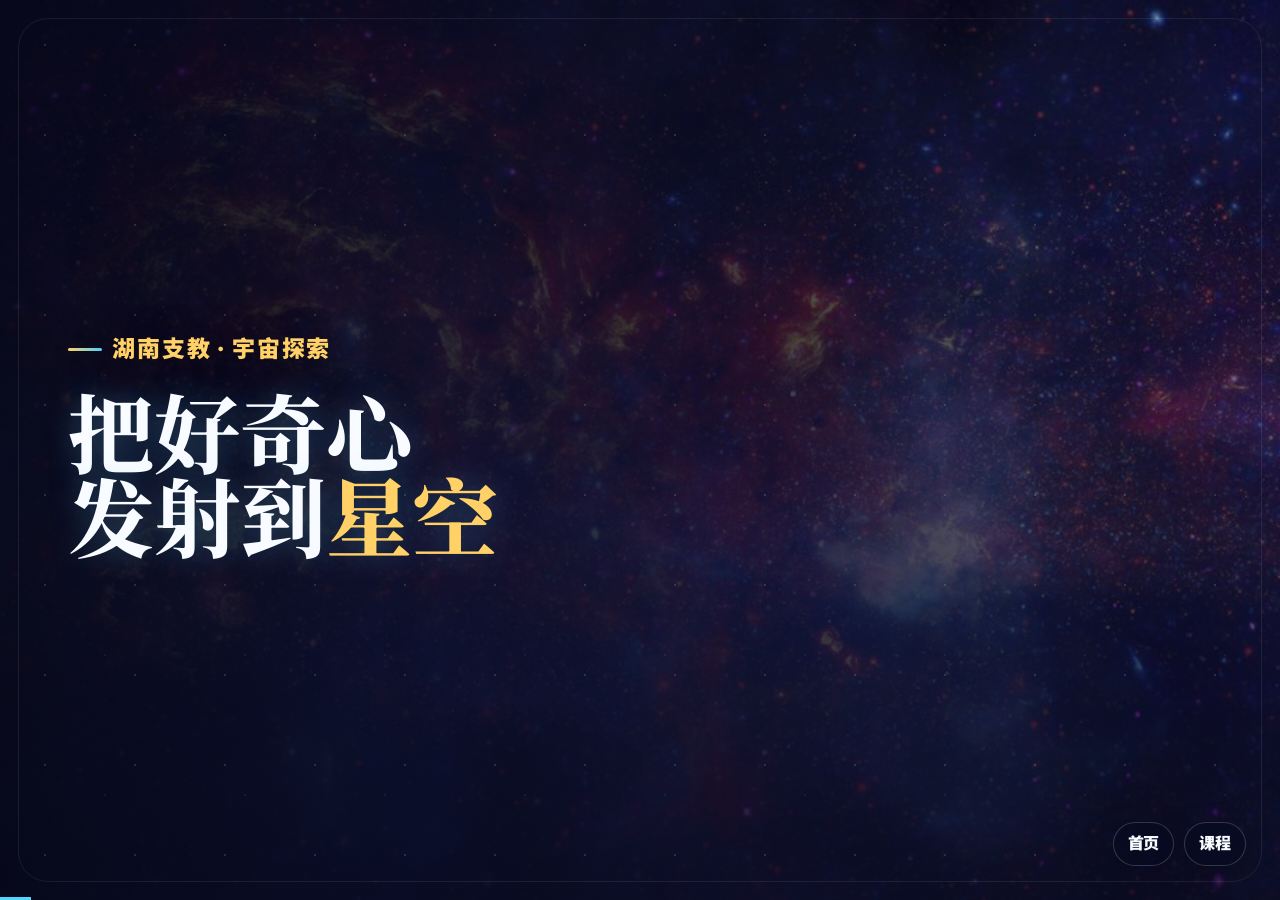
<file: index.html>
<!DOCTYPE html>
<html lang="zh-CN">
<head>
  <meta charset="utf-8">
  <meta name="viewport" content="width=device-width,initial-scale=1">
  <script>
    (function () {
      var isMobile = /iPhone|iPad|iPod|Android|Mobile/i.test(navigator.userAgent);
      var viewportWidth = window.innerWidth || document.documentElement.clientWidth || screen.width || 0;
      var isSmallScreen = viewportWidth > 0 && viewportWidth <= 820;
      if (isMobile && isSmallScreen && !/[?&]desktop=1\b/.test(location.search)) {
        location.replace("mobile.html" + location.search + location.hash);
      }
    })();
  </script>
  <title>湖南支教 · 宇宙探索</title>
  <link rel="icon" href="data:,">
  <link rel="stylesheet" href="assets/fonts.css">
  <link rel="stylesheet" href="assets/base.css">
  <link rel="stylesheet" href="assets/animations/animations.css">
  <link rel="stylesheet" href="style.css">
  <style id="desktop-projector-type">
    @media (min-width: 900px) {
      .cosmos-kids .kicker { font-size: 23px; }
      .cosmos-kids .h2 { font-size: 60px; }
      .cosmos-kids .h3 { font-size: 36px; }
      .cosmos-kids .lede { font-size: 29px; }
      .cosmos-kids .lesson-tag { font-size: 21px; }

      .cosmos-kids .card h3,
      .cosmos-kids .mission h3,
      .cosmos-kids .fact h3,
      .cosmos-kids .question h3 { font-size: 31px; }
      .cosmos-kids .card p,
      .cosmos-kids .mission p,
      .cosmos-kids .fact p,
      .cosmos-kids .question p,
      .cosmos-kids .card li,
      .cosmos-kids .mission li { font-size: 25px; }
      .cosmos-kids .g4 .card h3 { font-size: 27px; }
      .cosmos-kids .g4 .card p { font-size: 22px; }
      .cosmos-kids .question-row .question p { font-size: 24px; }

      .cosmos-kids .quiz-label { font-size: 23px; }
      .cosmos-kids .quiz-question h3 { font-size: 52px; }
      .cosmos-kids .quiz-answer { font-size: 34px; }
      .cosmos-kids .quiz-btn { font-size: 23px; }

      .cosmos-kids .big-list li { font-size: 28px; }
      .cosmos-kids .compact-list li { font-size: 23px; }
      .cosmos-kids .photo-caption { font-size: 20px; }
      .cosmos-kids .photo-badge,
      .cosmos-kids .visual-label { font-size: 19px; }

      .cosmos-kids .mini-planets .planet h3 { font-size: 25px; }
      .cosmos-kids .mini-planets .planet p { font-size: 21px; }
      .cosmos-kids .compact-planets .planet h3 { font-size: 24px; }
      .cosmos-kids .compact-planets .planet p { font-size: 19px; }
      .cosmos-kids .craft-reference-card figcaption b { font-size: 25px; }
      .cosmos-kids .craft-reference-card figcaption span { font-size: 19px; }
      .cosmos-kids .planet-detail-card figcaption { font-size: 21px; }
      .cosmos-kids .planet-detail-card figcaption b { font-size: 28px; }
      .cosmos-kids .orbit-step em { font-size: 19px; }
      .cosmos-kids .craft-planet em { font-size: 18px; }

      .cosmos-kids .badge { font-size: 21px; }
      .cosmos-kids .mission-map.toc-style .mission h3 { font-size: 25px; }
      .cosmos-kids .mission-map.toc-style .mission p { font-size: 21px; }
      .cosmos-kids .mission .day { font-size: 21px; }
      .cosmos-kids .timeline.cosmic-timeline p { font-size: 25px; }
      .cosmos-kids .time { font-size: 27px; }
      .cosmos-kids .time-row p { font-size: 28px; }

      .cosmos-kids .qa-prompt { font-size: 28px; }
      .cosmos-kids .qa-hint { font-size: 22px; }
      .cosmos-kids .qa-answer { font-size: 32px; }
      .cosmos-kids .task-banner p { font-size: 32px; }
      .cosmos-kids .evidence-strip span { font-size: 23px; }
      .cosmos-kids .mini-lab b { font-size: 21px; }
      .cosmos-kids .mini-lab span { font-size: 23px; }
      .cosmos-kids .planet p { font-size: 22px; }
      .cosmos-kids .section-card p { font-size: 29px; }
      .cosmos-kids .data span { font-size: 21px; }
      .cosmos-kids .phase p { font-size: 22px; }

      .cosmos-kids .constellation-btn { font-size: 22px; }
      .cosmos-kids .constellation-btn small { font-size: 16px; }
      .cosmos-kids .constellation-card figcaption span { font-size: 25px; }
      .cosmos-kids .person-photo-label span { font-size: 19px; }
      .cosmos-kids .person-card figcaption { font-size: 21px; }

      .cosmos-kids .lunar-eclipse-visual {
        width: 100%;
        height: 570px;
        display: block;
        border: 1px solid var(--line);
        border-radius: var(--radius);
        background: rgba(4, 8, 25, .72);
        box-shadow: var(--shadow);
      }
    }
  </style>
</head>
<body class="cosmos-kids">
<div class="deck">

  <section class="slide cover-slide" data-title="封面">
    <div class="fx-bg" data-fx="galaxy-swirl"></div>
    <div class="hero">
      <div class="hero-copy">
        <p class="kicker" data-anim="fade-down">湖南支教 · 宇宙探索</p>
        <h1 class="h1" data-anim="rise-in">把好奇心<br>发射到<em>星空</em></h1>
      </div>
    </div>
    <div class="deck-footer"><span></span><span class="slide-number" data-current="1" data-total="41"></span></div>
  </section>

<section class="slide" data-title="主讲者自我介绍">
    <div class="topline">
      <div>
        <p class="kicker">先认识我们</p>
        <h2 class="h2">我们来分享宇宙故事</h2>
      </div>
      <span class="lesson-tag">开场</span>
    </div>
    <div class="grid g3" data-anim="stagger-list">
      <div class="card"><h3>李昱葳</h3><p>和大家一起探索宇宙。</p></div>
      <div class="card"><h3>李胤朴</h3><p>和大家一起探索宇宙。</p></div>
      <div class="card"><h3>一起探索</h3><p>今天一起看图、猜想、提问和动手。</p></div>
    </div>
    <div class="task-banner"><p>课堂约定：大胆猜、认真听、一起探索。</p></div>
    <div class="deck-footer"><span>主讲者自我介绍</span><span class="slide-number" data-current="2" data-total="41"></span></div>
  </section>

<section class="slide" data-title="大家自我介绍">
    <div class="topline">
      <div>
        <p class="kicker">认识彼此</p>
        <h2 class="h2">把名字写在名牌上</h2>
      </div>
      <span class="lesson-tag">名牌</span>
    </div>
    <div class="section-slide">
      <div>
        <p class="lede">请把名字写得大一点、清楚一点。</p>
        <div class="mini-lab"><b>写好以后</b><span>把名牌摆在桌角。</span></div>
      </div>
      <div class="card" style="display:grid;place-items:center;min-height:360px">
        <div style="text-align:center">
          <p class="kicker">我的名字</p>
          <h2 class="h2">________</h2>
        </div>
      </div>
    </div>
    <div class="deck-footer"><span>写名牌</span><span class="slide-number" data-current="3" data-total="41"></span></div>
  </section>

<section class="slide" data-title="课程总览">
    <div class="topline">
      <div>
        <p class="kicker">任务地图</p>
        <h2 class="h2">五天，五个宇宙任务</h2>
      </div>
      <span class="lesson-tag">课程总览</span>
    </div>
    <div class="mission-map toc-style" data-anim="stagger-list">
      <div class="mission"><div class="day">1</div><h3>太阳与八大行星</h3><p>10 个问题，认识太阳和行星，给纸盘行星排序。</p></div>
      <div class="mission"><div class="day">2</div><h3>八大行星模型</h3><p>照参考照片做模型、涂颜色。</p></div>
      <div class="mission"><div class="day">3</div><h3>月球与月相</h3><p>先玩“你猜我话”，再认识月相和太阳系成员，最后做三球仪。</p></div>
      <div class="mission"><div class="day">4</div><h3>星座与黑洞</h3><p>看炫酷星座图，认识黑洞和十二星座，做星座刮刮画。</p></div>
      <div class="mission"><div class="day">5</div><h3>宇宙探索与回顾</h3><p>人物、中国航天、火箭回收、卫星应用和课程总结。</p></div>
    </div>
    <div class="task-banner" data-anim="fade-up"><p>我们的目标：带着好奇心，提出更好的宇宙问题。</p></div>
    <div class="deck-footer"><span>课程总览</span><span class="slide-number" data-current="4" data-total="41"></span></div>
  </section>

<section class="slide" data-title="贴纸使用规则">
    <div class="topline">
      <div>
        <p class="kicker">第一课 · 课堂奖励</p>
        <h2 class="h2">“星星之火”贴纸怎么用？</h2>
      </div>
      <span class="lesson-tag">先看规则</span>
    </div>
    <div class="grid g2 sticker-rules-grid">
      <div class="photo-frame media-frame fit-contain">
        <img data-src="assets/media/star-fire-sticker-colors.jpeg" alt="星星之火七种颜色贴纸和隐藏款">
        <div class="photo-caption">普通款有 7 种颜色，还有数量更少的隐藏款。</div>
      </div>
      <div class="panel">
        <ul class="big-list compact-list" data-anim="stagger-list">
          <li>回答问题、提出有效问题、遵守纪律、认真合作，都有机会获得奖励。</li>
          <li>随堂小礼物按课堂安排发放。</li>
          <li><strong>1 张隐藏款 = 10 张普通款</strong>。</li>
          <li>贴纸要收好，嘉年华时可以兑换礼物。</li>
          <li>嘉年华礼物先到先得。</li>
        </ul>
      </div>
    </div>
    <div class="task-banner"><p>嘉年华：周六 9:30–10:30</p></div>
    <div class="deck-footer"><span>贴纸使用规则</span><span class="slide-number" data-current="5" data-total="41"></span></div>
  </section>

<section class="slide" data-title="宇宙了解多少">
    <div class="topline">
      <div>
        <p class="kicker">课前小调查</p>
        <h2 class="h2">你对宇宙了解有多少？</h2>
      </div>
      <span class="lesson-tag" data-quiz-progress>问题 1</span>
    </div>
    <div class="quiz-stage" data-sequential-quiz>
      <article class="quiz-question is-active" data-quiz-question data-answer="太阳">
        <p class="quiz-label">请举手回答</p><h3>离我们最近的恒星是谁？</h3>
      </article>
      <article class="quiz-question" data-quiz-question data-answer="太阳">
        <p class="quiz-label">请举手回答</p><h3>地球绕着谁转？</h3>
      </article>
      <article class="quiz-question" data-quiz-question data-answer="水星">
        <p class="quiz-label">请举手回答</p><h3>离太阳最近的行星是哪颗？</h3>
      </article>
      <article class="quiz-question" data-quiz-question data-answer="地球">
        <p class="quiz-label">请举手回答</p><h3>我们住在哪颗行星上？</h3>
      </article>
      <article class="quiz-question" data-quiz-question data-answer="火星">
        <p class="quiz-label">请举手回答</p><h3>哪颗行星看起来是红色的？</h3>
      </article>
      <article class="quiz-question" data-quiz-question data-answer="木星">
        <p class="quiz-label">请举手回答</p><h3>八大行星中谁最大？</h3>
      </article>
      <article class="quiz-question" data-quiz-question data-answer="土星">
        <p class="quiz-label">请举手回答</p><h3>哪颗行星的光环最明显？</h3>
      </article>
      <article class="quiz-question" data-quiz-question data-answer="海王星">
        <p class="quiz-label">请举手回答</p><h3>离太阳最远的行星是哪颗？</h3>
      </article>
      <article class="quiz-question" data-quiz-question data-answer="会，太阳本身会发光">
        <p class="quiz-label">请举手回答</p><h3>太阳会自己发光吗？</h3>
      </article>
      <article class="quiz-question" data-quiz-question data-answer="不会，月亮主要反射太阳光">
        <p class="quiz-label">请举手回答</p><h3>月亮会自己发光吗？</h3>
      </article>
      <div class="quiz-answer" data-quiz-answer aria-live="polite"></div>
      <div class="quiz-actions">
        <button type="button" class="quiz-btn primary" data-quiz-reveal>揭晓答案</button>
        <button type="button" class="quiz-btn" data-quiz-next hidden>下一题</button>
      </div>
    </div>
    <div class="task-banner"><p>知道就举手，不知道也可以说“我想猜”。</p></div>
    <div class="deck-footer"><span>宇宙了解多少</span><span class="slide-number" data-current="6" data-total="41"></span></div>
  </section>

<section class="slide" data-title="第1课目标">
    <div class="topline">
      <div>
        <p class="kicker">学完会什么</p>
        <h2 class="h2">第 1 课学习目标</h2>
      </div>
      <span class="lesson-tag">目标</span>
    </div>
    <div class="grid g2" data-anim="stagger-list">
      <div class="card"><h3>认识太阳</h3><p>知道太阳是恒星，给地球光和热。</p></div>
      <div class="card"><h3>看懂行星</h3><p>用颜色、大小、光环和条纹记住八大行星。</p></div>
      <div class="card"><h3>敢猜敢问</h3><p>大胆猜、认真问，好问题也有奖励。</p></div>
      <div class="card"><h3>排出顺序</h3><p>把纸盘行星按水金地火木土天海摆好。</p></div>
    </div>
    <div class="deck-footer"><span>第 1 课目标</span><span class="slide-number" data-current="7" data-total="41"></span></div>
  </section>

<section class="slide" data-title="探究性提问">
    <div class="topline">
      <div>
        <p class="kicker">探究问题</p>
        <h2 class="h2">先猜一猜，再寻找证据</h2>
      </div>
      <span class="lesson-tag">敢猜敢问</span>
    </div>
    <div class="grid g3" data-anim="stagger-list">
      <div class="question"><h3>可以猜</h3><p>先说想法，再一起看证据。</p></div>
      <div class="question"><h3>可以问</h3><p>“我没懂”也是好问题。</p></div>
      <div class="question"><h3>可以帮</h3><p>听懂的人讲给同学听。</p></div>
    </div>
    <div class="task-banner"><p>回应句：你的想法很好，我们一起验证。</p></div>
    <div class="deck-footer"><span>探究性提问</span><span class="slide-number" data-current="8" data-total="41"></span></div>
  </section>

<section class="slide" data-title="太阳">
    <div class="section-slide">
      <div>
        <p class="kicker">知识点</p>
        <h2 class="h2">太阳像一座远方的<em>能量站</em></h2>
        <div class="grid g2" style="margin-top:28px" data-anim="stagger-list">
          <div class="fact"><h3>它是一颗恒星</h3><p>自己发光发热，是太阳系中心。</p></div>
          <div class="fact"><h3>核心超热</h3><p>约 <strong>1500 万°C</strong>，是开水的 <strong>15 万倍</strong>。</p></div>
          <div class="fact"><h3>表面也很热</h3><p>约 <strong><span class="counter stat-number" data-to="5500">5500</span>°C</strong>，比火焰还高。</p></div>
          <div class="fact"><h3>阳光要赶路</h3><p>到地球约 <strong><span class="counter stat-number" data-to="8">8</span> 分钟</strong>。</p></div>
        </div>
        <div class="mini-lab"><b>课堂实验</b><span>手电筒照在地球球上：哪一面是白天？哪一面是黑夜？</span></div>
      </div>
      <div class="photo-frame media-frame slow-zoom">
        <img data-src="assets/media/sun-sdo-x5-flare-nasa.jpg" alt="NASA SDO 太阳耀斑图像">
        <div class="photo-caption">NASA/SDO 太阳耀斑真实图像：极紫外光显示高温太阳物质和爆发区域。</div>
      </div>
    </div>
    <div class="deck-footer"><span>太阳能量站</span><span class="slide-number" data-current="9" data-total="41"></span></div>
  </section>

<section class="slide" data-title="八大行星">
    <div class="topline">
      <div>
        <p class="kicker">放大观察</p>
        <h2 class="h2">八大行星，看图找特点</h2>
      </div>
      <span class="lesson-tag">颜色 · 大小</span>
    </div>
    <div class="planet-showcase">
      <div class="mini-planets compact-planets" data-anim="stagger-list">
        <div class="planet"><h3><span class="dot" style="color:#b8b0a4;background:#b8b0a4"></span>水星</h3><p>最近 · 小 · 灰</p></div>
        <div class="planet"><h3><span class="dot" style="color:#f1c27d;background:#f1c27d"></span>金星</h3><p>最热 · 黄白</p></div>
        <div class="planet"><h3><span class="dot" style="color:#55d6ff;background:#55d6ff"></span>地球</h3><p>蓝绿 · 有生命</p></div>
        <div class="planet"><h3><span class="dot" style="color:#ff7a5c;background:#ff7a5c"></span>火星</h3><p>红色 · 探险</p></div>
        <div class="planet"><h3><span class="dot" style="color:#d6a66a;background:#d6a66a"></span>木星</h3><p>最大 · 条纹</p></div>
        <div class="planet"><h3><span class="dot" style="color:#ffd166;background:#ffd166"></span>土星</h3><p>光环 · 很好认</p></div>
        <div class="planet"><h3><span class="dot" style="color:#7ef0c1;background:#7ef0c1"></span>天王星</h3><p>青色 · 躺着转</p></div>
        <div class="planet"><h3><span class="dot" style="color:#7aa8ff;background:#7aa8ff"></span>海王星</h3><p>蓝色 · 大风</p></div>
      </div>
      <div class="photo-frame slow-zoom">
        <img data-src="assets/media/solar-system-eight-planets-nasa-jpl.jpg" alt="NASA/JPL 太阳与八大行星示意图">
        <div class="photo-caption">NASA/JPL 示意图：只有太阳和八大行星，用来观察顺序和外形。</div>
      </div>
    </div>
    <div class="evidence-strip" data-anim="fade-up">
      <span>顺序：水金地火</span><span>接着：木土天海</span><span>记住：离太阳由近到远</span>
    </div>
    <div class="deck-footer"><span>八大行星</span><span class="slide-number" data-current="10" data-total="41"></span></div>
  </section>

<section class="slide" data-title="纸盘行星排序">
    <div class="topline">
      <div><p class="kicker">第一课手工</p><h2 class="h2">照着参考图摆纸盘行星</h2></div>
      <span class="lesson-tag">水金地火木土天海</span>
    </div>
    <div class="craft-order-board" data-anim="stagger-list">
      <div class="craft-sun-ref"><span>起点</span><b>太阳</b><em>放在最左边</em></div>
      <div class="craft-order-rail">
        <div class="craft-planet mercury"><b>1</b><i></i><span>水星</span><em>最近</em></div>
        <div class="craft-planet venus"><b>2</b><i></i><span>金星</span><em>最热</em></div>
        <div class="craft-planet earth"><b>3</b><i></i><span>地球</span><em>我们的家</em></div>
        <div class="craft-planet mars"><b>4</b><i></i><span>火星</span><em>红色</em></div>
        <div class="craft-planet jupiter"><b>5</b><i></i><span>木星</span><em>最大</em></div>
        <div class="craft-planet saturn"><b>6</b><i></i><span>土星</span><em>光环</em></div>
        <div class="craft-planet uranus"><b>7</b><i></i><span>天王星</span><em>青色</em></div>
        <div class="craft-planet neptune"><b>8</b><i></i><span>海王星</span><em>蓝色</em></div>
      </div>
    </div>
    <div class="task-banner"><p>先放太阳，再从左往右摆：水星 → 金星 → 地球 → 火星 → 木星 → 土星 → 天王星 → 海王星</p></div>
    <div class="deck-footer"><span>纸盘行星排序</span><span class="slide-number" data-current="11" data-total="41"></span></div>
  </section>

<section class="slide" data-title="第2课目标">
    <div class="topline">
      <div><p class="kicker">今天的任务</p><h2 class="h2">制作八大行星手工</h2></div>
      <span class="lesson-tag">目标</span>
    </div>
    <div class="grid g2" data-anim="stagger-list">
      <div class="card"><h3>观察照片</h3><p>看清每颗行星的颜色和明显特点。</p></div>
      <div class="card"><h3>认真涂色</h3><p>火星红、地球蓝绿、木星有条纹、土星有光环。</p></div>
      <div class="card"><h3>排好顺序</h3><p>水金地火，木土天海。</p></div>
      <div class="card"><h3>完成作品</h3><p>做好模型，收拾材料，交给老师保存。</p></div>
    </div>
    <div class="deck-footer"><span>第 2 课目标</span><span class="slide-number" data-current="12" data-total="41"></span></div>
  </section>

<section class="slide" data-title="八大行星手工">
    <div class="topline">
      <div><p class="kicker">第 2 课手工</p><h2 class="h2">照着照片给八大行星涂色</h2></div>
      <span class="lesson-tag">八张参考图</span>
    </div>
    <div class="craft-reference-grid" data-anim="stagger-list">
      <figure class="craft-reference-card">
        <img data-src="assets/media/mercury-nasa-pia19419-crop.jpg" alt="水星参考照片">
        <figcaption><b>水星</b><span>灰褐色 · 坑很多</span></figcaption>
      </figure>
      <figure class="craft-reference-card">
        <img data-src="assets/media/venus-nasa-pia00257.jpg" alt="金星参考图">
        <figcaption><b>金星</b><span>黄白色 · 厚云</span></figcaption>
      </figure>
      <figure class="craft-reference-card">
        <img data-src="assets/media/earth-blue-marble-nasa.jpg" alt="地球参考照片">
        <figcaption><b>地球</b><span>蓝绿 · 白色云</span></figcaption>
      </figure>
      <figure class="craft-reference-card">
        <img data-src="assets/media/mars-nasa-pia01253.jpg" alt="火星参考照片">
        <figcaption><b>火星</b><span>红橙色 · 白色极冠</span></figcaption>
      </figure>
      <figure class="craft-reference-card">
        <img data-src="assets/media/jupiter-nasa.jpg" alt="木星参考照片">
        <figcaption><b>木星</b><span>棕白条纹 · 大红斑</span></figcaption>
      </figure>
      <figure class="craft-reference-card">
        <img data-src="assets/media/saturn-nasa.jpg" alt="土星参考照片">
        <figcaption><b>土星</b><span>淡黄色 · 大光环</span></figcaption>
      </figure>
      <figure class="craft-reference-card">
        <img data-src="assets/media/uranus-nasa-pia18182.jpg" alt="天王星参考照片">
        <figcaption><b>天王星</b><span>浅青蓝色</span></figcaption>
      </figure>
      <figure class="craft-reference-card">
        <img data-src="assets/media/neptune-nasa-pia00050.jpg" alt="海王星参考照片">
        <figcaption><b>海王星</b><span>深蓝色</span></figcaption>
      </figure>
    </div>
    <div class="task-banner"><p>仅供涂色和辨认外形参考：这些图片不按真实大小和距离比例。</p></div>
    <div class="deck-footer"><span>八大行星手工</span><span class="slide-number" data-current="13" data-total="41"></span></div>
  </section>

<section class="slide" data-title="你猜我话">
    <div class="topline">
      <div>
        <p class="kicker">第 3 课开场游戏</p>
        <h2 class="h2">你猜我话</h2>
      </div>
      <span class="lesson-tag">只能说话</span>
    </div>
    <div class="grid g2">
      <div class="panel">
        <ul class="big-list" data-anim="stagger-list">
          <li>准备 9 张卡：太阳 + 八大行星。</li>
          <li>一人抽卡，只能用自己的话描述。</li>
          <li><strong>答案里的任何一个字都不能说</strong>：抽到“火星”，“火”和“星”都不能说。</li>
          <li>不能画画、不能做动作，也没有文字线索。</li>
          <li>其他同学认真听，猜它是谁。</li>
        </ul>
      </div>
      <div class="photo-frame media-frame fit-contain slow-zoom">
        <img data-src="assets/media/solar-system-eight-planets-nasa-jpl.jpg" alt="NASA/JPL 太阳系八大行星示意图">
        <div class="photo-caption">可以描述颜色、大小、位置、光环、温度或表面特点。</div>
      </div>
    </div>
    <div class="evidence-strip" data-anim="fade-up">
      <span>名字里的字也不能说</span><span>不能画画</span><span>不能做动作</span><span>只用说话</span>
    </div>
    <div class="deck-footer"><span>你猜我话</span><span class="slide-number" data-current="14" data-total="41"></span></div>
  </section>

<section class="slide" data-title="第3课目标">
    <div class="topline">
      <div>
        <p class="kicker">学完会什么</p>
        <h2 class="h2">第 3 课学习目标</h2>
      </div>
      <span class="lesson-tag">目标</span>
    </div>
    <div class="grid g2" data-anim="stagger-list">
      <div class="card"><h3>认识月球</h3><p>知道月球是地球的天然卫星。</p></div>
      <div class="card"><h3>理解月相</h3><p>月亮不会变形，是亮面角度变了。</p></div>
      <div class="card"><h3>排出顺序</h3><p>朔、上弦、望、下弦四个形状。</p></div>
      <div class="card"><h3>做三球仪</h3><p>用模型表示太阳、地球和月球。</p></div>
    </div>
    <div class="deck-footer"><span>第 3 课目标</span><span class="slide-number" data-current="15" data-total="41"></span></div>
  </section>

<section class="slide" data-title="太阳系其他成员">
    <div class="topline">
      <div><p class="kicker">太阳系成员</p><h2 class="h2">太阳系成员很多</h2></div>
      <span class="lesson-tag">看图快答</span>
    </div>
    <div class="grid g4" data-anim="stagger-list">
      <div class="card"><h3>卫星</h3><p>月球绕地球转。</p></div>
      <div class="card"><h3>小行星</h3><p>像太阳系里的小石块。</p></div>
      <div class="card"><h3>彗星</h3><p>靠近太阳时可能有尾巴。</p></div>
      <div class="card"><h3>人造卫星</h3><p>人类发射，帮通信和导航。</p></div>
    </div>
    <div class="task-banner"><p>快问快答：它绕谁转？它会自己发光吗？天然还是人造？</p></div>
    <div class="deck-footer"><span>太阳系其他成员</span><span class="slide-number" data-current="16" data-total="41"></span></div>
  </section>

<section class="slide" data-title="认识月相">
    <div class="topline">
      <div><p class="kicker">月相</p><h2 class="h2">月亮没有变形，是亮面变了</h2></div>
      <span class="lesson-tag">朔 · 上弦 · 望 · 下弦</span>
    </div>
    <div class="grid g2">
      <div class="panel">
        <ul class="big-list" data-anim="stagger-list">
          <li><strong>朔：</strong>几乎看不见月亮。</li>
          <li><strong>上弦：</strong>右边亮一半。</li>
          <li><strong>望：</strong>又圆又亮。</li>
          <li><strong>下弦：</strong>左边亮一半。</li>
        </ul>
      </div>
      <div class="video-frame media-frame">
        <video data-src="assets/media/moon-phases-2025-nasa-svs.mp4" autoplay muted loop playsinline preload="none"></video>
        <div class="photo-caption">太阳一直照亮半个月球；从地球看过去，亮面形状会改变。</div>
      </div>
    </div>
    <div class="task-banner"><p>按顺序读一遍：朔 → 上弦 → 望 → 下弦</p></div>
    <div class="deck-footer"><span>认识月相</span><span class="slide-number" data-current="17" data-total="41"></span></div>
  </section>

<section class="slide" data-title="八种月相">
    <div class="topline">
      <div><p class="kicker">月相</p><h2 class="h2">八种月相，按顺序看一遍</h2></div>
      <span class="lesson-tag">朔 → 望 → 朔</span>
    </div>
    <div class="grid g4" style="margin-top:18px" data-anim="stagger-list">
      <div style="display:grid;place-items:center;gap:12px;padding:22px 14px;min-height:210px;background:var(--panel);border:1px solid var(--line);border-radius:var(--radius);box-shadow:var(--shadow);backdrop-filter:blur(10px)"><svg width="112" height="112" viewBox="0 0 120 120" role="img" aria-label="新月"><defs><radialGradient id="earth-new" cx="50%" cy="50%" r="50%"><stop offset="55%" stop-color="#aab9d7" stop-opacity=".12"/><stop offset="100%" stop-color="#aab9d7" stop-opacity="0"/></radialGradient></defs><circle cx="60" cy="60" r="52" fill="rgba(255,255,255,.06)"/><circle cx="60" cy="60" r="50" fill="#0b0e1c" stroke="rgba(255,255,255,.20)" stroke-width="1.2"/><circle cx="60" cy="60" r="49" fill="url(#earth-new)"/></svg><div style="text-align:center"><span style="display:block;color:var(--ink);font-size:22px;font-weight:900">新月</span><span style="display:block;color:var(--gold);font-size:16px;font-weight:800;margin-top:3px">朔</span></div></div>
      <div style="display:grid;place-items:center;gap:12px;padding:22px 14px;min-height:210px;background:var(--panel);border:1px solid var(--line);border-radius:var(--radius);box-shadow:var(--shadow);backdrop-filter:blur(10px)"><svg width="112" height="112" viewBox="0 0 120 120" role="img" aria-label="蛾眉月"><defs><clipPath id="lit-waxc"><path d="M60,10 A50,50 0 0 1 60,110 A32,50 0 0 0 60,10 Z"/></clipPath></defs><circle cx="60" cy="60" r="52" fill="rgba(255,255,255,.06)"/><circle cx="60" cy="60" r="50" fill="#0b0e1c" stroke="rgba(255,255,255,.20)" stroke-width="1.2"/><image href="assets/media/moon-full-nasa.jpg" x="5" y="5" width="110" height="110" preserveAspectRatio="xMidYMid slice" clip-path="url(#lit-waxc)"/></svg><div style="text-align:center"><span style="display:block;color:var(--ink);font-size:22px;font-weight:900">蛾眉月</span><span style="display:block;color:var(--gold);font-size:16px;font-weight:800;margin-top:3px">渐亮</span></div></div>
      <div style="display:grid;place-items:center;gap:12px;padding:22px 14px;min-height:210px;background:var(--panel);border:1px solid var(--line);border-radius:var(--radius);box-shadow:var(--shadow);backdrop-filter:blur(10px)"><svg width="112" height="112" viewBox="0 0 120 120" role="img" aria-label="上弦月"><defs><clipPath id="lit-fq"><path d="M60,10 A50,50 0 0 1 60,110 Z"/></clipPath></defs><circle cx="60" cy="60" r="52" fill="rgba(255,255,255,.06)"/><circle cx="60" cy="60" r="50" fill="#0b0e1c" stroke="rgba(255,255,255,.20)" stroke-width="1.2"/><image href="assets/media/moon-full-nasa.jpg" x="5" y="5" width="110" height="110" preserveAspectRatio="xMidYMid slice" clip-path="url(#lit-fq)"/></svg><div style="text-align:center"><span style="display:block;color:var(--ink);font-size:22px;font-weight:900">上弦月</span><span style="display:block;color:var(--gold);font-size:16px;font-weight:800;margin-top:3px">上弦</span></div></div>
      <div style="display:grid;place-items:center;gap:12px;padding:22px 14px;min-height:210px;background:var(--panel);border:1px solid var(--line);border-radius:var(--radius);box-shadow:var(--shadow);backdrop-filter:blur(10px)"><svg width="112" height="112" viewBox="0 0 120 120" role="img" aria-label="盈凸月"><defs><clipPath id="lit-wg"><path d="M60,10 A50,50 0 0 1 60,110 A32,50 0 0 1 60,10 Z"/></clipPath></defs><circle cx="60" cy="60" r="52" fill="rgba(255,255,255,.06)"/><circle cx="60" cy="60" r="50" fill="#0b0e1c" stroke="rgba(255,255,255,.20)" stroke-width="1.2"/><image href="assets/media/moon-full-nasa.jpg" x="5" y="5" width="110" height="110" preserveAspectRatio="xMidYMid slice" clip-path="url(#lit-wg)"/></svg><div style="text-align:center"><span style="display:block;color:var(--ink);font-size:22px;font-weight:900">盈凸月</span><span style="display:block;color:var(--gold);font-size:16px;font-weight:800;margin-top:3px">将满</span></div></div>
      <div style="display:grid;place-items:center;gap:12px;padding:22px 14px;min-height:210px;background:var(--panel);border:1px solid var(--line);border-radius:var(--radius);box-shadow:var(--shadow);backdrop-filter:blur(10px)"><svg width="112" height="112" viewBox="0 0 120 120" role="img" aria-label="满月"><defs><clipPath id="lit-full"><circle cx="60" cy="60" r="50"/></clipPath></defs><circle cx="60" cy="60" r="52" fill="rgba(255,255,255,.08)"/><circle cx="60" cy="60" r="50" fill="#0b0e1c" stroke="rgba(255,255,255,.20)" stroke-width="1.2"/><image href="assets/media/moon-full-nasa.jpg" x="5" y="5" width="110" height="110" preserveAspectRatio="xMidYMid slice" clip-path="url(#lit-full)"/></svg><div style="text-align:center"><span style="display:block;color:var(--ink);font-size:22px;font-weight:900">满月</span><span style="display:block;color:var(--gold);font-size:16px;font-weight:800;margin-top:3px">望</span></div></div>
      <div style="display:grid;place-items:center;gap:12px;padding:22px 14px;min-height:210px;background:var(--panel);border:1px solid var(--line);border-radius:var(--radius);box-shadow:var(--shadow);backdrop-filter:blur(10px)"><svg width="112" height="112" viewBox="0 0 120 120" role="img" aria-label="亏凸月"><defs><clipPath id="lit-wng"><path d="M60,10 A50,50 0 0 0 60,110 A32,50 0 0 0 60,10 Z"/></clipPath></defs><circle cx="60" cy="60" r="52" fill="rgba(255,255,255,.06)"/><circle cx="60" cy="60" r="50" fill="#0b0e1c" stroke="rgba(255,255,255,.20)" stroke-width="1.2"/><image href="assets/media/moon-full-nasa.jpg" x="5" y="5" width="110" height="110" preserveAspectRatio="xMidYMid slice" clip-path="url(#lit-wng)"/></svg><div style="text-align:center"><span style="display:block;color:var(--ink);font-size:22px;font-weight:900">亏凸月</span><span style="display:block;color:var(--gold);font-size:16px;font-weight:800;margin-top:3px">将亏</span></div></div>
      <div style="display:grid;place-items:center;gap:12px;padding:22px 14px;min-height:210px;background:var(--panel);border:1px solid var(--line);border-radius:var(--radius);box-shadow:var(--shadow);backdrop-filter:blur(10px)"><svg width="112" height="112" viewBox="0 0 120 120" role="img" aria-label="下弦月"><defs><clipPath id="lit-lq"><path d="M60,10 A50,50 0 0 0 60,110 Z"/></clipPath></defs><circle cx="60" cy="60" r="52" fill="rgba(255,255,255,.06)"/><circle cx="60" cy="60" r="50" fill="#0b0e1c" stroke="rgba(255,255,255,.20)" stroke-width="1.2"/><image href="assets/media/moon-full-nasa.jpg" x="5" y="5" width="110" height="110" preserveAspectRatio="xMidYMid slice" clip-path="url(#lit-lq)"/></svg><div style="text-align:center"><span style="display:block;color:var(--ink);font-size:22px;font-weight:900">下弦月</span><span style="display:block;color:var(--gold);font-size:16px;font-weight:800;margin-top:3px">下弦</span></div></div>
      <div style="display:grid;place-items:center;gap:12px;padding:22px 14px;min-height:210px;background:var(--panel);border:1px solid var(--line);border-radius:var(--radius);box-shadow:var(--shadow);backdrop-filter:blur(10px)"><svg width="112" height="112" viewBox="0 0 120 120" role="img" aria-label="残月"><defs><clipPath id="lit-wanc"><path d="M60,10 A50,50 0 0 0 60,110 A32,50 0 0 1 60,10 Z"/></clipPath></defs><circle cx="60" cy="60" r="52" fill="rgba(255,255,255,.06)"/><circle cx="60" cy="60" r="50" fill="#0b0e1c" stroke="rgba(255,255,255,.20)" stroke-width="1.2"/><image href="assets/media/moon-full-nasa.jpg" x="5" y="5" width="110" height="110" preserveAspectRatio="xMidYMid slice" clip-path="url(#lit-wanc)"/></svg><div style="text-align:center"><span style="display:block;color:var(--ink);font-size:22px;font-weight:900">残月</span><span style="display:block;color:var(--gold);font-size:16px;font-weight:800;margin-top:3px">渐暗</span></div></div>
    </div>
    <div class="task-banner"><p>月亮绕地球一圈，亮面从右往左变：朔 → 蛾眉 → 上弦 → 盈凸 → 望 → 亏凸 → 下弦 → 残月</p></div>
    <div class="deck-footer"><span>八种月相</span><span class="slide-number" data-current="18" data-total="41"></span></div>
  </section>

<section class="slide" data-title="月食">
    <div class="topline">
      <div><p class="kicker">太阳 · 地球 · 月球</p><h2 class="h2">月食是怎么发生的？</h2></div>
      <span class="lesson-tag">地球挡住阳光</span>
    </div>
    <svg class="lunar-eclipse-visual" viewBox="0 0 1420 570" role="img" aria-label="太阳、地球和月球排成一线，月球进入地球影子形成月食">
      <defs>
        <radialGradient id="eclipse-sun" cx="50%" cy="50%" r="50%">
          <stop offset="0" stop-color="#fffbd0"/>
          <stop offset=".45" stop-color="#ffd45a"/>
          <stop offset=".78" stop-color="#ff8b24"/>
          <stop offset="1" stop-color="#ff5a1f" stop-opacity="0"/>
        </radialGradient>
        <radialGradient id="eclipse-earth" cx="36%" cy="30%" r="72%">
          <stop offset="0" stop-color="#6de5ff"/>
          <stop offset=".55" stop-color="#1877d2"/>
          <stop offset="1" stop-color="#092e69"/>
        </radialGradient>
        <radialGradient id="eclipse-moon" cx="32%" cy="28%" r="72%">
          <stop offset="0" stop-color="#ffb56a"/>
          <stop offset=".58" stop-color="#be4b32"/>
          <stop offset="1" stop-color="#4b1722"/>
        </radialGradient>
        <linearGradient id="eclipse-umbra" x1="0" x2="1">
          <stop offset="0" stop-color="#071126" stop-opacity=".84"/>
          <stop offset="1" stop-color="#250d1b" stop-opacity=".94"/>
        </linearGradient>
        <filter id="eclipse-glow" x="-80%" y="-80%" width="260%" height="260%">
          <feGaussianBlur stdDeviation="16"/>
        </filter>
        <filter id="eclipse-soft-glow" x="-80%" y="-80%" width="260%" height="260%">
          <feGaussianBlur stdDeviation="7"/>
        </filter>
      </defs>

      <g fill="#fff" opacity=".62">
        <circle cx="86" cy="74" r="2"/><circle cx="246" cy="128" r="2.5"/><circle cx="412" cy="70" r="2"/>
        <circle cx="670" cy="96" r="2"/><circle cx="854" cy="52" r="2.5"/><circle cx="1054" cy="102" r="2"/>
        <circle cx="1305" cy="76" r="2"/><circle cx="128" cy="492" r="2"/><circle cx="370" cy="462" r="2.5"/>
        <circle cx="630" cy="510" r="2"/><circle cx="928" cy="486" r="2"/><circle cx="1245" cy="506" r="2.5"/>
      </g>

      <path d="M 480 198 L 1325 248 L 1325 322 L 480 372 Z" fill="#7da4ff" opacity=".12"/>
      <path d="M 490 224 L 1330 272 L 1330 298 L 490 346 Z" fill="url(#eclipse-umbra)"/>
      <path d="M 196 206 L 662 258" stroke="#ffd875" stroke-width="3" stroke-dasharray="14 13" opacity=".78"/>
      <path d="M 196 364 L 662 312" stroke="#ffd875" stroke-width="3" stroke-dasharray="14 13" opacity=".78"/>

      <circle cx="165" cy="285" r="112" fill="#ff8b24" opacity=".28" filter="url(#eclipse-glow)"/>
      <circle cx="165" cy="285" r="100" fill="url(#eclipse-sun)"/>

      <circle cx="700" cy="285" r="78" fill="#47b8ff" opacity=".25" filter="url(#eclipse-soft-glow)"/>
      <circle cx="700" cy="285" r="69" fill="url(#eclipse-earth)" stroke="#9cecff" stroke-width="3"/>
      <path d="M663 249c20-12 34-7 43 5 14 18 28 14 42 26-9 13-28 11-34 26-8 19-30 22-41 7-13-18-3-30-10-44z" fill="#67d28d" opacity=".9"/>
      <path d="M717 323c11-16 28-20 39-8 8 9 4 25-14 31-12 4-23-7-25-23z" fill="#73d59a" opacity=".86"/>

      <circle cx="1195" cy="285" r="66" fill="#d85a43" opacity=".28" filter="url(#eclipse-soft-glow)"/>
      <circle cx="1195" cy="285" r="59" fill="url(#eclipse-moon)" stroke="#ff9b6d" stroke-width="3"/>
      <circle cx="1173" cy="264" r="9" fill="#6f2630" opacity=".55"/>
      <circle cx="1216" cy="300" r="12" fill="#762932" opacity=".5"/>
      <circle cx="1195" cy="327" r="7" fill="#6f2630" opacity=".45"/>

      <g text-anchor="middle" font-family="system-ui, -apple-system, BlinkMacSystemFont, 'PingFang SC', sans-serif">
        <text x="165" y="450" fill="#ffd76b" font-size="34" font-weight="900">太阳</text>
        <text x="700" y="450" fill="#82e8ff" font-size="34" font-weight="900">地球</text>
        <text x="1195" y="450" fill="#ff9b7e" font-size="34" font-weight="900">月球</text>
        <text x="955" y="198" fill="#cbd8ff" font-size="27" font-weight="800">地球的影子</text>
        <text x="955" y="235" fill="#9faed2" font-size="21" font-weight="700">月球进入影子，月食发生</text>
      </g>
      <g transform="translate(455 285)" fill="none" stroke="#fff0ae" stroke-width="5" stroke-linecap="round" stroke-linejoin="round" opacity=".9">
        <path d="M-44 0h82"/><path d="M20-18l20 18-20 18"/>
      </g>
      <g transform="translate(1010 285)" fill="none" stroke="#ffb29b" stroke-width="5" stroke-linecap="round" stroke-linejoin="round" opacity=".9">
        <path d="M-44 0h82"/><path d="M20-18l20 18-20 18"/>
      </g>
    </svg>
    <div class="task-banner"><p>太阳、地球、月球排成一线时，月球进入地球的影子，就可能发生月食。</p></div>
    <div class="deck-footer"><span>月食</span><span class="slide-number" data-current="19" data-total="41"></span></div>
  </section>

<section class="slide" data-title="三球仪手工">
    <div class="topline">
      <div><p class="kicker">第三课手工</p><h2 class="h2">做一个太阳地球月球三球仪</h2></div>
      <span class="lesson-tag">10-15 分钟</span>
    </div>
    <div class="grid g4" data-anim="stagger-list">
      <div class="card"><h3>太阳</h3><p>最大，放在一边，负责照亮。</p></div>
      <div class="card"><h3>地球</h3><p>中间转，也绕太阳转。</p></div>
      <div class="card"><h3>月球</h3><p>最小，绕地球转。</p></div>
      <div class="card"><h3>亮面</h3><p>标出被太阳照亮的一面。</p></div>
    </div>
    <div class="task-banner"><p>作品交老师保存，最后展示。</p></div>
    <div class="deck-footer"><span>三球仪手工</span><span class="slide-number" data-current="20" data-total="41"></span></div>
  </section>

<section class="slide" data-title="第3课收束">
    <div class="topline">
      <div><p class="kicker">第三课总结</p><h2 class="h2">今天记住这四件事</h2></div>
      <span class="lesson-tag">完成</span>
    </div>
    <div class="grid g2" data-anim="stagger-list">
      <div class="card"><h3>月球绕地球</h3><p>月球是地球的天然卫星。</p></div>
      <div class="card"><h3>月亮不变形</h3><p>我们看到的是不同大小的亮面。</p></div>
      <div class="card"><h3>四个主要月相</h3><p>朔、上弦、望、下弦。</p></div>
      <div class="card"><h3>三球仪</h3><p>能指出太阳、地球和月球谁绕谁转。</p></div>
    </div>
    <div class="deck-footer"><span>第 3 课收束</span><span class="slide-number" data-current="21" data-total="41"></span></div>
  </section>

<section class="slide" data-title="第4课开场">
    <div class="section-slide">
      <div>
        <p class="kicker">第 4 课</p>
        <h1 class="h1">星座<br><em>与黑洞</em></h1>
        <p class="lede">先认识黑洞，再看十二星座，最后完成一张星座刮刮画。</p>
      </div>
      <div class="photo-frame slow-float">
        <img data-src="assets/media/milky-way-nasa.jpg" alt="NASA 多波段银河系图像">
        <div class="photo-caption">星座是人类从地球看到的图案，黑洞可能来自特别大恒星的生命末期。</div>
      </div>
    </div>
    <div class="deck-footer"><span>第 4 课</span><span class="slide-number" data-current="22" data-total="41"></span></div>
  </section>

<section class="slide" data-title="第4课目标">
    <div class="topline">
      <div>
        <p class="kicker">学完会什么</p>
        <h2 class="h2">第 4 课学习目标</h2>
      </div>
      <span class="lesson-tag">目标</span>
    </div>
    <div class="grid g2" data-anim="stagger-list">
      <div class="card"><h3>认识黑洞</h3><p>知道黑洞是一种引力特别强的天体。</p></div>
      <div class="card"><h3>破除误解</h3><p>黑洞不会追着地球跑。</p></div>
      <div class="card"><h3>理解星座</h3><p>星座是从地球视角看出来的图案。</p></div>
      <div class="card"><h3>完成刮画</h3><p>选一个星座，刮出轮廓、星线和名字。</p></div>
    </div>
    <div class="deck-footer"><span>第 4 课目标</span><span class="slide-number" data-current="23" data-total="41"></span></div>
  </section>

<section class="slide" data-title="黑洞澄清">
    <div class="topline">
      <div><p class="kicker">黑洞澄清</p><h2 class="h2">黑洞不会追着地球跑</h2></div>
      <span class="lesson-tag">澄清</span>
    </div>
    <div class="grid g2">
      <div class="panel">
        <ul class="big-list" data-anim="stagger-list">
          <li>黑洞是引力特别强的天体，不是宇宙怪兽。</li>
          <li>它只会强烈影响很近的周围区域。</li>
          <li>地球不会突然被远处黑洞吸走。</li>
          <li>科学家靠光、气体运动和引力线索研究黑洞。</li>
        </ul>
      </div>
      <div class="photo-frame media-frame slow-zoom">
        <img data-src="assets/media/black-hole-m87-nasa.jpg" alt="NASA 黑洞图像">
        <div class="photo-caption">黑洞照片不是普通自拍，而是科学家用很多观测数据合成出的证据图像。</div>
      </div>
    </div>
    <div class="task-banner"><p>它从哪里来？有些特别大的恒星，在生命最后阶段可能形成黑洞。</p></div>
    <div class="deck-footer"><span>黑洞澄清</span><span class="slide-number" data-current="24" data-total="41"></span></div>
  </section>

<section class="slide" data-title="炫酷星座图">
    <div class="topline">
      <div><p class="kicker">星图样式</p><h2 class="h2">星座图要像夜空地图</h2></div>
      <span class="lesson-tag">狮子座</span>
    </div>
    <div class="grid g2" data-anim="stagger-list">
      <div class="panel">
        <ul class="big-list compact-list">
          <li>先看背景：星星、亮星名字和附近星座。</li>
          <li>再看轮廓：半透明图案叠在星空上。</li>
          <li>星线帮助我们找到位置，不是星星真的连在一起。</li>
          <li>像地图一样看：方向、路径、名字都能帮我们定位。</li>
        </ul>
        <div class="mini-lab" style="margin-top:12px"><b>观察问题</b><span>你能先找到狮子头、身体和亮星“轩辕十四”吗？</span></div>
      </div>
      <div class="constellation-art generated-sky-map">
        <img data-src="assets/media/leo-constellation-sky-map-generated.jpg" alt="蓝色星图风格的狮子座轮廓">
        <div class="constellation-fx-overlay" data-fx="constellation" aria-hidden="true"></div>
        <span class="map-label map-label-sun">太阳</span>
        <span class="map-label map-label-cancer">巨蟹座</span>
        <span class="map-label map-label-leo">狮子座</span>
        <span class="map-label map-label-regulus">轩辕十四</span>
      </div>
    </div>
    <div class="task-banner"><p>重点：像星图一样，把星空、星座轮廓、星线和名字叠在一起看。</p></div>
    <div class="deck-footer"><span>炫酷星座图</span><span class="slide-number" data-current="25" data-total="41"></span></div>
  </section>

<section class="slide" data-title="认识常见星座">
    <div class="topline">
      <div><p class="kicker">星座观察</p><h2 class="h2">星星不是自己连上线</h2></div>
      <span class="lesson-tag">观察</span>
    </div>
    <div class="grid g2">
      <div class="panel">
        <ul class="big-list" data-anim="stagger-list">
          <li>星座是人类从地球上看到的图案。</li>
          <li>同一星座里的星星，实际距离可能差很多。</li>
          <li>连线和名字帮助人们记住天空。</li>
          <li>活动：说一个你听过的星座名。</li>
          <li>说到一个 12 星座，就打开隐藏图给大家看。</li>
        </ul>
      </div>
      <div class="photo-frame media-frame fit-contain constellation-atlas-preview">
        <img data-src="assets/media/zodiac-atlas-starmap-generated.jpg" alt="十二星座形象与星点连线图">
        <div class="photo-caption">十二星座：先找亮星，再顺着星线看出图案。</div>
      </div>
    </div>
    <div class="task-banner"><p>隐藏互动：大家说到一个 12 星座，就点开图片给大家看。</p></div>
    <div class="deck-footer"><span>认识常见星座</span><span class="slide-number" data-current="26" data-total="41"></span></div>
  </section>

<section class="slide" data-title="星座图互动">
    <div class="topline">
      <div><p class="kicker">隐藏页面</p><h2 class="h2">说到哪个 12 星座，就点哪个图</h2></div>
      <span class="lesson-tag">点击出现</span>
    </div>
    <div class="constellation-picker" data-anim="fade-up">
      <div class="constellation-controls" aria-label="星座按钮">
        <button type="button" class="constellation-btn is-active" data-constellation="aries"><span>白羊座</span><small>3/21–4/19</small></button>
        <button type="button" class="constellation-btn" data-constellation="taurus"><span>金牛座</span><small>4/20–5/20</small></button>
        <button type="button" class="constellation-btn" data-constellation="gemini"><span>双子座</span><small>5/21–6/21</small></button>
        <button type="button" class="constellation-btn" data-constellation="cancer"><span>巨蟹座</span><small>6/22–7/22</small></button>
        <button type="button" class="constellation-btn" data-constellation="leo"><span>狮子座</span><small>7/23–8/22</small></button>
        <button type="button" class="constellation-btn" data-constellation="virgo"><span>处女座</span><small>8/23–9/22</small></button>
        <button type="button" class="constellation-btn" data-constellation="libra"><span>天秤座</span><small>9/23–10/23</small></button>
        <button type="button" class="constellation-btn" data-constellation="scorpius"><span>天蝎座</span><small>10/24–11/22</small></button>
        <button type="button" class="constellation-btn" data-constellation="sagittarius"><span>射手座</span><small>11/23–12/21</small></button>
        <button type="button" class="constellation-btn" data-constellation="capricorn"><span>摩羯座</span><small>12/22–1/19</small></button>
        <button type="button" class="constellation-btn" data-constellation="aquarius"><span>水瓶座</span><small>1/20–2/18</small></button>
        <button type="button" class="constellation-btn" data-constellation="pisces"><span>双鱼座</span><small>2/19–3/20</small></button>
      </div>
      <div class="constellation-stage">
        <figure class="constellation-card is-active" data-constellation-panel="aries">
          <svg viewBox="0 0 640 360" role="img" aria-label="白羊座示意图">
            <rect width="640" height="360" rx="28"></rect>
            <g class="zodiac-figure aries-figure">
              <path class="figure-line" d="M218 226 C154 160 182 86 262 102 C306 112 322 158 294 198"/>
              <path class="figure-line" d="M422 226 C486 160 458 86 378 102 C334 112 318 158 346 198"/>
              <ellipse class="figure-fill" cx="320" cy="242" rx="70" ry="50"/>
              <circle class="figure-dot" cx="292" cy="238" r="7"/>
              <circle class="figure-dot" cx="348" cy="238" r="7"/>
            </g>
            <polyline points="150,245 238,202 320,218 420,158 512,105"></polyline>
            <g><circle cx="150" cy="245" r="8"/><circle cx="238" cy="202" r="7"/><circle cx="320" cy="218" r="8"/><circle cx="420" cy="158" r="8"/><circle cx="512" cy="105" r="9"/></g>
          </svg>
          <figcaption><b>白羊座</b><span>图案像一只羊，先找两个弯弯的羊角。</span></figcaption>
        </figure>
        <figure class="constellation-card" data-constellation-panel="taurus">
          <svg viewBox="0 0 640 360" role="img" aria-label="金牛座示意图">
            <rect width="640" height="360" rx="28"></rect>
            <g class="zodiac-figure taurus-figure">
              <path class="figure-line" d="M260 170 C196 86 130 84 100 128"/>
              <path class="figure-line" d="M380 170 C444 86 510 84 540 128"/>
              <path class="figure-fill" d="M230 170 C246 128 394 128 410 170 L386 260 C364 304 276 304 254 260 Z"/>
              <circle class="figure-dot" cx="286" cy="208" r="7"/>
              <circle class="figure-dot" cx="354" cy="208" r="7"/>
              <path class="figure-line" d="M302 250 Q320 270 338 250"/>
            </g>
            <polyline points="145,105 238,172 320,206 420,170 520,92"></polyline>
            <polyline points="320,206 270,278 365,292 420,170"></polyline>
            <g><circle cx="145" cy="105" r="8"/><circle cx="238" cy="172" r="8"/><circle cx="320" cy="206" r="10"/><circle cx="420" cy="170" r="8"/><circle cx="520" cy="92" r="8"/><circle cx="270" cy="278" r="7"/><circle cx="365" cy="292" r="7"/></g>
          </svg>
          <figcaption><b>金牛座</b><span>可以想成牛角和牛脸，里面有很亮的星。</span></figcaption>
        </figure>
        <figure class="constellation-card" data-constellation-panel="gemini">
          <svg viewBox="0 0 640 360" role="img" aria-label="双子座示意图">
            <rect width="640" height="360" rx="28"></rect>
            <g class="zodiac-figure gemini-figure">
              <circle class="figure-fill" cx="246" cy="116" r="28"/>
              <path class="figure-fill" d="M212 158 H280 L270 282 H222 Z"/>
              <circle class="figure-fill" cx="394" cy="116" r="28"/>
              <path class="figure-fill" d="M360 158 H428 L418 282 H370 Z"/>
              <path class="figure-line" d="M280 174 H360 M276 248 H364"/>
            </g>
            <polyline points="220,85 220,155 238,230 260,300"></polyline>
            <polyline points="410,82 395,156 390,232 365,300"></polyline>
            <polyline points="220,155 395,156"></polyline>
            <polyline points="238,230 390,232"></polyline>
            <g><circle cx="220" cy="85" r="9"/><circle cx="220" cy="155" r="7"/><circle cx="238" cy="230" r="7"/><circle cx="260" cy="300" r="8"/><circle cx="410" cy="82" r="9"/><circle cx="395" cy="156" r="7"/><circle cx="390" cy="232" r="7"/><circle cx="365" cy="300" r="8"/></g>
          </svg>
          <figcaption><b>双子座</b><span>两条平行的星线，像并排站着的双胞胎。</span></figcaption>
        </figure>
        <figure class="constellation-card" data-constellation-panel="cancer">
          <svg viewBox="0 0 640 360" role="img" aria-label="巨蟹座示意图">
            <rect width="640" height="360" rx="28"></rect>
            <g class="zodiac-figure cancer-figure">
              <ellipse class="figure-fill" cx="320" cy="202" rx="92" ry="58"/>
              <path class="figure-line" d="M238 178 C170 124 132 158 150 206"/>
              <path class="figure-line" d="M402 178 C470 124 508 158 490 206"/>
              <path class="figure-line" d="M252 246 L208 292 M292 258 L270 314 M348 258 L370 314 M388 246 L432 292"/>
              <circle class="figure-dot" cx="288" cy="184" r="7"/>
              <circle class="figure-dot" cx="352" cy="184" r="7"/>
            </g>
            <polyline points="180,150 278,192 362,176 462,220"></polyline>
            <polyline points="278,192 242,270"></polyline>
            <polyline points="362,176 398,95"></polyline>
            <g><circle cx="180" cy="150" r="8"/><circle cx="278" cy="192" r="8"/><circle cx="362" cy="176" r="8"/><circle cx="462" cy="220" r="8"/><circle cx="242" cy="270" r="7"/><circle cx="398" cy="95" r="7"/></g>
          </svg>
          <figcaption><b>巨蟹座</b><span>星星比较暗，可以把线条想成蟹脚。</span></figcaption>
        </figure>
        <figure class="constellation-card" data-constellation-panel="scorpius">
          <svg viewBox="0 0 640 360" role="img" aria-label="天蝎座示意图">
            <rect width="640" height="360" rx="28"></rect>
            <g class="zodiac-figure scorpius-figure">
              <path class="figure-line" d="M170 210 C238 154 344 158 406 218 C456 268 532 244 546 172"/>
              <path class="figure-line" d="M546 172 L586 188 M546 172 L520 138"/>
              <path class="figure-fill" d="M224 196 C260 166 340 170 374 208 C330 238 266 236 224 196 Z"/>
              <path class="figure-line" d="M242 226 L196 272 M300 238 L282 298 M356 230 L402 284"/>
              <path class="figure-line" d="M222 188 L172 148 M222 188 L158 202"/>
            </g>
            <polyline points="112,108 178,122 238,164 302,210 372,238 452,224 520,174 566,116"></polyline>
            <polyline points="520,174 586,184"></polyline>
            <g><circle cx="112" cy="108" r="7"/><circle cx="178" cy="122" r="7"/><circle cx="238" cy="164" r="8"/><circle cx="302" cy="210" r="10"/><circle cx="372" cy="238" r="7"/><circle cx="452" cy="224" r="8"/><circle cx="520" cy="174" r="7"/><circle cx="566" cy="116" r="7"/><circle cx="586" cy="184" r="6"/></g>
          </svg>
          <figcaption><b>天蝎座</b><span>弯弯的线像蝎子的身体和尾巴。</span></figcaption>
        </figure>
        <figure class="constellation-card" data-constellation-panel="leo">
          <svg viewBox="0 0 640 360" role="img" aria-label="狮子座示意图">
            <rect width="640" height="360" rx="28"></rect>
            <g class="zodiac-figure leo-figure">
              <circle class="figure-fill" cx="250" cy="160" r="64"/>
              <path class="figure-fill" d="M288 210 C350 178 450 188 502 238 C440 282 334 280 272 238 Z"/>
              <path class="figure-line" d="M210 142 C234 108 274 108 298 142"/>
              <circle class="figure-dot" cx="230" cy="160" r="6"/>
              <circle class="figure-dot" cx="272" cy="160" r="6"/>
              <path class="figure-line" d="M494 236 C536 210 562 226 574 258"/>
            </g>
            <polyline points="130,225 220,188 322,205 438,178 520,222 438,248 322,205"></polyline>
            <polyline points="438,178 482,118 430,82 382,122"></polyline>
            <g><circle cx="130" cy="225" r="8"/><circle cx="220" cy="188" r="8"/><circle cx="322" cy="205" r="9"/><circle cx="438" cy="178" r="8"/><circle cx="520" cy="222" r="8"/><circle cx="438" cy="248" r="7"/><circle cx="482" cy="118" r="7"/><circle cx="430" cy="82" r="8"/><circle cx="382" cy="122" r="7"/></g>
          </svg>
          <figcaption><b>狮子座</b><span>前半部分像一个反过来的问号，也像狮子的头。</span></figcaption>
        </figure>
        <figure class="constellation-card" data-constellation-panel="virgo">
          <svg viewBox="0 0 640 360" role="img" aria-label="处女座示意图">
            <rect width="640" height="360" rx="28"></rect>
            <g class="zodiac-figure virgo-figure">
              <circle class="figure-fill" cx="274" cy="104" r="28"/>
              <path class="figure-fill" d="M232 144 C260 124 304 124 332 144 L310 282 H254 Z"/>
              <path class="figure-line" d="M330 170 C394 144 438 166 470 224"/>
              <path class="figure-line" d="M418 150 L468 282"/>
              <path class="figure-line" d="M386 196 L450 178 M400 230 L478 212 M412 260 L494 244"/>
            </g>
            <polyline points="120,230 205,188 294,208 376,162 468,180 548,124"></polyline>
            <polyline points="294,208 326,286"></polyline>
            <g><circle cx="120" cy="230" r="7"/><circle cx="205" cy="188" r="8"/><circle cx="294" cy="208" r="8"/><circle cx="376" cy="162" r="8"/><circle cx="468" cy="180" r="7"/><circle cx="548" cy="124" r="9"/><circle cx="326" cy="286" r="7"/></g>
          </svg>
          <figcaption><b>处女座</b><span>线条比较长，重点看几颗亮星连成的弯线。</span></figcaption>
        </figure>
        <figure class="constellation-card" data-constellation-panel="libra">
          <svg viewBox="0 0 640 360" role="img" aria-label="天秤座示意图">
            <rect width="640" height="360" rx="28"></rect>
            <g class="zodiac-figure libra-figure">
              <path class="figure-line" d="M190 128 H450"/>
              <path class="figure-line" d="M320 128 V270"/>
              <path class="figure-line" d="M230 128 L174 230 H286 Z"/>
              <path class="figure-line" d="M410 128 L354 230 H466 Z"/>
              <path class="figure-line" d="M248 284 H392"/>
              <circle class="figure-fill" cx="320" cy="118" r="16"/>
            </g>
            <polyline points="170,220 262,145 386,145 480,220"></polyline>
            <polyline points="220,258 430,258"></polyline>
            <g><circle cx="170" cy="220" r="8"/><circle cx="262" cy="145" r="8"/><circle cx="386" cy="145" r="8"/><circle cx="480" cy="220" r="8"/><circle cx="220" cy="258" r="6"/><circle cx="430" cy="258" r="6"/></g>
          </svg>
          <figcaption><b>天秤座</b><span>可以想成天平的横杆和两边。</span></figcaption>
        </figure>
        <figure class="constellation-card" data-constellation-panel="sagittarius">
          <svg viewBox="0 0 640 360" role="img" aria-label="射手座示意图">
            <rect width="640" height="360" rx="28"></rect>
            <g class="zodiac-figure sagittarius-figure">
              <path class="figure-fill" d="M210 252 C250 190 306 164 376 148 C330 198 326 248 360 302 C312 294 256 280 210 252 Z"/>
              <path class="figure-line" d="M430 86 C520 142 520 258 430 316"/>
              <path class="figure-line" d="M246 220 L506 154 M486 138 L508 154 L484 170"/>
            </g>
            <polyline points="145,252 238,204 332,226 424,170 522,105"></polyline>
            <polyline points="424,170 455,260"></polyline>
            <polyline points="424,170 338,126"></polyline>
            <g><circle cx="145" cy="252" r="7"/><circle cx="238" cy="204" r="7"/><circle cx="332" cy="226" r="8"/><circle cx="424" cy="170" r="9"/><circle cx="522" cy="105" r="8"/><circle cx="455" cy="260" r="7"/><circle cx="338" cy="126" r="7"/></g>
          </svg>
          <figcaption><b>射手座</b><span>可以想成一支箭，也有人说像小茶壶。</span></figcaption>
        </figure>
        <figure class="constellation-card" data-constellation-panel="capricorn">
          <svg viewBox="0 0 640 360" role="img" aria-label="摩羯座示意图">
            <rect width="640" height="360" rx="28"></rect>
            <g class="zodiac-figure capricorn-figure">
              <path class="figure-fill" d="M180 196 C224 128 318 130 368 198 C338 242 230 250 180 196 Z"/>
              <path class="figure-line" d="M226 142 C200 92 158 94 142 126"/>
              <path class="figure-line" d="M370 202 C458 196 510 238 520 302 C478 280 436 278 392 304"/>
              <path class="figure-line" d="M450 244 L512 214 M458 258 L532 260"/>
            </g>
            <polyline points="135,110 210,238 325,282 450,242 532,128"></polyline>
            <polyline points="210,238 292,178 450,242"></polyline>
            <g><circle cx="135" cy="110" r="8"/><circle cx="210" cy="238" r="8"/><circle cx="325" cy="282" r="8"/><circle cx="450" cy="242" r="8"/><circle cx="532" cy="128" r="8"/><circle cx="292" cy="178" r="7"/></g>
          </svg>
          <figcaption><b>摩羯座</b><span>线条像一个弯弯的身体，古图常画成山羊鱼尾。</span></figcaption>
        </figure>
        <figure class="constellation-card" data-constellation-panel="aquarius">
          <svg viewBox="0 0 640 360" role="img" aria-label="水瓶座示意图">
            <rect width="640" height="360" rx="28"></rect>
            <g class="zodiac-figure aquarius-figure">
              <path class="figure-fill" d="M236 94 L390 136 L354 254 L202 212 Z"/>
              <path class="figure-line" d="M262 106 L416 148"/>
              <path class="figure-water" d="M398 166 C454 190 488 222 552 238"/>
              <path class="figure-water" d="M382 210 C446 244 500 270 570 282"/>
              <path class="figure-water" d="M350 254 C420 302 478 318 554 332"/>
            </g>
            <polyline points="130,165 205,130 280,166 355,130 430,166 510,130"></polyline>
            <polyline points="150,238 225,203 300,239 375,203 450,239 530,203"></polyline>
            <g><circle cx="130" cy="165" r="7"/><circle cx="205" cy="130" r="7"/><circle cx="280" cy="166" r="7"/><circle cx="355" cy="130" r="7"/><circle cx="430" cy="166" r="7"/><circle cx="510" cy="130" r="7"/><circle cx="150" cy="238" r="6"/><circle cx="225" cy="203" r="6"/><circle cx="300" cy="239" r="6"/><circle cx="375" cy="203" r="6"/><circle cx="450" cy="239" r="6"/><circle cx="530" cy="203" r="6"/></g>
          </svg>
          <figcaption><b>水瓶座</b><span>图案像水瓶正在倒水，水流和星线一起看。</span></figcaption>
        </figure>
        <figure class="constellation-card" data-constellation-panel="pisces">
          <svg viewBox="0 0 640 360" role="img" aria-label="双鱼座示意图">
            <rect width="640" height="360" rx="28"></rect>
            <g class="zodiac-figure pisces-figure">
              <path class="figure-fill" d="M142 146 C196 92 272 102 314 146 C270 190 194 200 142 146 Z"/>
              <path class="figure-line" d="M142 146 L102 116 M142 146 L102 176"/>
              <circle class="figure-dot" cx="272" cy="140" r="6"/>
              <path class="figure-fill" d="M338 230 C398 176 486 184 532 230 C486 276 398 284 338 230 Z"/>
              <path class="figure-line" d="M532 230 L574 200 M532 230 L574 262"/>
              <circle class="figure-dot" cx="386" cy="224" r="6"/>
              <path class="figure-line" d="M314 146 C348 170 326 202 338 230"/>
            </g>
            <polyline points="142,142 220,108 300,142 220,176 142,142"></polyline>
            <polyline points="342,222 430,184 520,222 430,260 342,222"></polyline>
            <polyline points="300,142 342,222"></polyline>
            <g><circle cx="142" cy="142" r="7"/><circle cx="220" cy="108" r="8"/><circle cx="300" cy="142" r="7"/><circle cx="220" cy="176" r="7"/><circle cx="342" cy="222" r="7"/><circle cx="430" cy="184" r="8"/><circle cx="520" cy="222" r="7"/><circle cx="430" cy="260" r="7"/></g>
          </svg>
          <figcaption><b>双鱼座</b><span>图案是两条鱼，中间有一条线连着。</span></figcaption>
        </figure>
      </div>
    </div>
    <div class="task-banner constellation-link"><p>玩法：说出一个听过的星座，点击对应名字显示星图。</p></div>
    <div class="deck-footer"><span>隐藏 12 星座图</span><span class="slide-number" data-current="27" data-total="41"></span></div>
  </section>

<section class="slide" data-title="星座刮刮画">
    <div class="section-slide">
      <div>
        <p class="kicker">小手工</p>
        <h1 class="h1">星座<br><em>刮刮画</em></h1>
        <p class="lede">这一课有一个星座刮刮画手工。</p>
      </div>
      <div class="photo-frame media-frame slow-zoom">
        <img data-src="assets/media/leo-constellation-sky-map-generated.jpg" alt="狮子座星图参考">
        <div class="photo-caption">星座刮刮画</div>
      </div>
    </div>
    <div class="deck-footer"><span>星座刮刮画</span><span class="slide-number" data-current="28" data-total="41"></span></div>
  </section>

<section class="slide" data-title="第5天开场">
    <div class="fx-bg" data-fx="starfield"></div>
    <div class="section-slide">
      <div>
        <p class="kicker">第 5 天</p>
        <h1 class="h1">人类探索<br><em>与课程回顾</em></h1>
        <p class="lede">看中国人物、天宫、玉兔、火箭回收和卫星应用，再回顾五天学习。</p>
      </div>
      <div class="section-card"><div class="number">05</div><p>探索是一场接力，需要很多人、很多工具、很多次尝试。</p></div>
    </div>
    <div class="deck-footer"><span>第 5 天</span><span class="slide-number" data-current="29" data-total="41"></span></div>
  </section>

<section class="slide" data-title="第5课目标">
    <div class="topline">
      <div>
        <p class="kicker">学完会什么</p>
        <h2 class="h2">第 5 课学习目标</h2>
      </div>
      <span class="lesson-tag">目标</span>
    </div>
    <div class="grid g2" data-anim="stagger-list">
      <div class="card"><h3>了解探索之路</h3><p>知道望远镜、火箭、登月和太空站怎样接力。</p></div>
      <div class="card"><h3>认识探索者</h3><p>看人物图片，说出他们解决的问题。</p></div>
      <div class="card"><h3>看见中国探索</h3><p>认识天宫空间站和玉兔月球车。</p></div>
      <div class="card"><h3>总结旅程</h3><p>展示作品，带走一个知识点和一个新问题。</p></div>
    </div>
    <div class="deck-footer"><span>第 5 课目标</span><span class="slide-number" data-current="30" data-total="41"></span></div>
  </section>

<section class="slide" data-title="探索时间线">
    <div class="section-slide">
      <div>
        <p class="kicker">人类探索时间线</p>
        <h2 class="h2">我们怎样一步步看见更远？</h2>
        <div class="grid g2" style="margin-top:28px" data-anim="stagger-list">
          <div class="fact"><h3>望远镜</h3><p>把看不清的天空放大。</p></div>
          <div class="fact"><h3>进入太空</h3><p>人类第一次绕地球飞行。</p></div>
          <div class="fact"><h3>登月</h3><p>第一次踏上另一个天体。</p></div>
          <div class="fact"><h3>太空站</h3><p>在太空长期工作和生活。</p></div>
        </div>
      </div>
      <div class="photo-frame slow-zoom"><img data-src="assets/media/earth-blue-marble-nasa.jpg" alt="NASA 地球照片"><div class="photo-caption">从地球出发，人类靠工具和合作一步步走向太空。</div></div>
    </div>
    <div class="deck-footer"><span>探索时间线</span><span class="slide-number" data-current="31" data-total="41"></span></div>
  </section>

<section class="slide" data-title="探索名人">
    <div class="topline">
      <div><p class="kicker">中国探索人物</p><h2 class="h2">他们把目光投向天空</h2></div>
      <span class="lesson-tag">中国人物</span>
    </div>
    <div class="person-grid" data-anim="stagger-list">
      <figure class="person-card">
        <img data-src="assets/media/zhang-heng-statue-wikimedia.jpg" alt="张衡塑像">
        <figcaption><b>张衡</b><span>观察日月星辰，制作浑天仪研究天空。</span></figcaption>
      </figure>
      <figure class="person-card qian-card">
        <img class="qian-portrait" data-src="assets/media/qian-xuesen-wikimedia.jpg" alt="钱学森照片">
        <div class="person-photo-label">
          <b>钱学森</b>
          <span>帮助建立中国火箭和航天研究队伍，推动航天事业起步。</span>
        </div>
      </figure>
      <figure class="person-card">
        <img data-src="assets/media/yang-liwei-wikimedia.jpg" alt="杨利伟照片">
        <figcaption><b>杨利伟</b><span>第一位进入太空的中国人。</span></figcaption>
      </figure>
    </div>
    <div class="evidence-strip" data-anim="fade-up">
      <span>观察天空</span><span>研制火箭</span><span>飞向太空</span><span>团队接力</span>
    </div>
    <div class="task-banner"><p>看图说一说：他们分别为中国探索天空做了什么？</p></div>
    <div class="deck-footer"><span>探索名人卡</span><span class="slide-number" data-current="32" data-total="41"></span></div>
  </section>

<section class="slide" data-title="中国航天">
    <div class="topline">
      <div><p class="kicker">中国探索</p><h2 class="h2">天宫和玉兔，也在探索太空</h2></div>
      <span class="lesson-tag">天宫 · 玉兔</span>
    </div>
    <div class="grid g2">
      <div class="panel">
        <ul class="big-list" data-anim="stagger-list">
          <li>天宫空间站：人在太空长期工作和生活。</li>
          <li>玉兔月球车：在月球表面移动、拍照、探测。</li>
          <li>探索远方，也是在练习更厉害的技术。</li>
          <li>问题：中国航天还可以解决什么难题？</li>
        </ul>
      </div>
      <div class="stacked-media">
        <div class="photo-frame media-frame fit-contain">
          <img data-src="assets/media/tiangong-space-station-wikimedia.jpg" alt="天宫空间站示意图">
          <div class="photo-caption">Wikimedia：天宫空间站示意图。</div>
        </div>
        <div class="photo-frame media-frame fit-contain">
          <img data-src="assets/media/yutu-rover-wikimedia.jpg" alt="玉兔月球车照片">
          <div class="photo-caption">Wikimedia：玉兔号月球车。</div>
        </div>
      </div>
    </div>
    <div class="deck-footer"><span>中国航天</span><span class="slide-number" data-current="33" data-total="41"></span></div>
  </section>

<section class="slide" data-title="火箭回收">
    <div class="topline">
      <div><p class="kicker">新技术</p><h2 class="h2">火箭为什么要学会“飞回来”？</h2></div>
      <span class="lesson-tag">中国案例</span>
    </div>
    <div class="grid g2">
      <div class="panel">
        <ul class="big-list" data-anim="stagger-list">
          <li>2026 年 7 月 10 日，长征十号乙从海南发射。</li>
          <li>火箭一级完成任务后，回到海上的“领航者”号回收船。</li>
          <li>回收船用“井”字形大网，把火箭一级接住。</li>
          <li>回收后能检查、改进，为以后重复使用做准备。</li>
        </ul>
      </div>
      <div class="photo-frame media-frame rocket-recovery-photo">
        <img data-src="assets/media/rocket-net-recovery-generated.jpg" alt="火箭下降到海上平台回收大网的示意图">
        <div class="photo-badge">火箭 + 回收大网</div>
        <div class="photo-caption">示意图：火箭一级对准海上平台中央的大网，减速下降并被网接住。</div>
      </div>
    </div>
    <div class="task-banner"><p>看图问题：火箭要落到海上的大网里，最难控制的是方向、速度，还是落点？</p></div>
    <div class="deck-footer"><span>火箭回收</span><span class="slide-number" data-current="34" data-total="41"></span></div>
  </section>

<section class="slide" data-title="卫星与生活">
    <div class="topline">
      <div><p class="kicker">回到生活</p><h2 class="h2">太空技术，也在帮我们日常生活</h2></div>
      <span class="lesson-tag">卫星</span>
    </div>
    <div class="grid g3" data-anim="stagger-list">
      <div class="fact"><h3>卫星导航</h3><p>地图定位、救援定位，要靠天上的卫星帮忙。</p></div>
      <div class="fact"><h3>天气预报</h3><p>卫星从太空看云、风暴和台风。</p></div>
      <div class="fact"><h3>通信联系</h3><p>卫星让远方消息更容易传递。</p></div>
    </div>
    <div class="task-banner"><p>问题：如果山里下大雨，卫星能帮我们提前知道什么？</p></div>
    <div class="deck-footer"><span>卫星与生活</span><span class="slide-number" data-current="35" data-total="41"></span></div>
  </section>

<section class="slide" data-title="太空技术回到日常">
    <div class="topline">
      <div><p class="kicker">更多例子</p><h2 class="h2">探索太空，也会帮到地球</h2></div>
      <span class="lesson-tag">应用</span>
    </div>
    <div class="grid g4" data-anim="stagger-list">
      <div class="card"><h3>拍照</h3><p>探测器需要小而灵敏的相机。</p></div>
      <div class="card"><h3>材料</h3><p>航天会推动轻、强、耐用的材料。</p></div>
      <div class="card"><h3>净水</h3><p>太空里每一滴水都很珍贵。</p></div>
      <div class="card"><h3>灾害监测</h3><p>卫星能观察风暴、洪水和农田。</p></div>
    </div>
    <div class="task-banner"><p>讨论：如果你要把一个太空办法带回村里，最想解决什么日常问题？</p></div>
    <div class="deck-footer"><span>太空技术回到日常</span><span class="slide-number" data-current="36" data-total="41"></span></div>
  </section>

<section class="slide" data-title="五天快速问答">
    <div class="topline">
      <div>
        <p class="kicker">最后挑战</p>
        <h2 class="h2">五天宇宙快问快答</h2>
      </div>
      <span class="lesson-tag" data-quiz-progress>问题 1</span>
    </div>
    <div class="quiz-stage" data-sequential-quiz>
      <article class="quiz-question is-active" data-quiz-question data-answer="恒星">
        <p class="quiz-label">请举手回答</p><h3>太阳是恒星还是行星？</h3>
      </article>
      <article class="quiz-question" data-quiz-question data-answer="木星">
        <p class="quiz-label">请举手回答</p><h3>八大行星中，哪一颗最大？</h3>
      </article>
      <article class="quiz-question" data-quiz-question data-answer="地球">
        <p class="quiz-label">请举手回答</p><h3>月球绕着谁转？</h3>
      </article>
      <article class="quiz-question" data-quiz-question data-answer="钱学森">
        <p class="quiz-label">请举手回答</p><h3>谁帮助中国建立火箭和航天研究队伍？</h3>
      </article>
      <article class="quiz-question" data-quiz-question data-answer="杨利伟">
        <p class="quiz-label">请举手回答</p><h3>第一位进入太空的中国人是谁？</h3>
      </article>
      <article class="quiz-question" data-quiz-question data-answer="海上平台中央的大网">
        <p class="quiz-label">请举手回答</p><h3>海上回收火箭，用什么把火箭一级接住？</h3>
      </article>
      <div class="quiz-answer" data-quiz-answer aria-live="polite"></div>
      <div class="quiz-actions">
        <button type="button" class="quiz-btn primary" data-quiz-reveal>揭晓答案</button>
        <button type="button" class="quiz-btn" data-quiz-next hidden>下一题</button>
      </div>
    </div>
    <div class="deck-footer"><span>五天快速问答</span><span class="slide-number" data-current="37" data-total="41"></span></div>
  </section>

<section class="slide" data-title="奖励时间">
    <div class="section-slide">
      <div>
        <p class="kicker">课程结束前</p>
        <h1 class="h1">奖励<br><em>时间</em></h1>
        <p class="lede">认真回答、提出有效问题、遵守纪律、认真合作，都值得被看见。</p>
      </div>
      <div class="section-card">
        <div class="number">+</div>
        <p>发放随堂小礼物和“星星之火”贴纸。</p>
      </div>
    </div>
    <div class="deck-footer"><span>奖励时间</span><span class="slide-number" data-current="38" data-total="41"></span></div>
  </section>

<section class="slide" data-title="带走一个知识和问题">
    <div class="topline">
      <div><p class="kicker">最后 3 分钟</p><h2 class="h2">带走一个知识点，一个新问题</h2></div>
      <span class="lesson-tag">总结</span>
    </div>
    <div class="grid g2" data-anim="stagger-list">
      <div class="question"><h3>我记住了</h3><p>今天或这五天里，我最想带走的一个知识点是 ______。</p></div>
      <div class="question"><h3>我还想问</h3><p>以后看到月亮、星星或新闻时，我还想继续问 ______。</p></div>
    </div>
    <div class="task-banner"><p>每个人只说一句，问题比答案更重要。</p></div>
    <div class="deck-footer"><span>知识点与新问题</span><span class="slide-number" data-current="39" data-total="41"></span></div>
  </section>

<section class="slide" data-title="五天回顾">
    <div class="topline">
      <div><p class="kicker">回到地球前</p><h2 class="h2">五天课程回顾 + 反馈</h2></div>
      <span class="lesson-tag">回顾</span>
    </div>
    <div class="review-grid" data-anim="stagger-list">
      <div class="card"><h3>太阳与行星</h3><p>太阳、八大行星、纸盘排序和行星模型。</p></div>
      <div class="card"><h3>月球与星空</h3><p>月相、三球仪、黑洞、星座和刮刮画。</p></div>
      <div class="card"><h3>探索与生活</h3><p>人物、中国航天、火箭回收和卫星应用。</p></div>
    </div>
    <div class="feedback" data-anim="stagger-list">
      <div class="light red"><b>红色</b><span>还有点没听懂</span></div>
      <div class="light yellow"><b>黄色</b><span>有一点难，但我想继续学</span></div>
      <div class="light green"><b>绿色</b><span>超喜欢，还想再探索</span></div>
    </div>
    <div class="deck-footer"><span>五天回顾</span><span class="slide-number" data-current="40" data-total="41"></span></div>
  </section>

<section class="slide finale-slide" data-title="谢谢">
    <div class="hero">
      <div class="hero-copy">
        <p class="kicker">谢谢大家</p>
        <h1 class="h1">愿你的问题<br>继续<em>发光</em></h1>
        <p class="lede">带着更好的问题继续探索，比记住答案更重要。</p>
        <div class="badge-row" data-anim="stagger-list">
          <span class="badge">观察天空</span>
          <span class="badge">提出问题</span>
          <span class="badge">继续探索</span>
        </div>
      </div>
    </div>
    <div class="deck-footer"><span>湖南支教 · 宇宙探索课程</span><span class="slide-number" data-current="41" data-total="41"></span></div>
  </section>
</div>
<nav class="quick-nav" aria-label="快速导航">
  <a href="#/1" title="回到首页">首页</a>
  <details>
    <summary title="跳到课程">课程</summary>
    <div class="quick-nav-menu">
      <a href="#/5"><strong>第 1 课</strong>太阳与八大行星</a>
      <a href="#/12"><strong>第 2 课</strong>八大行星模型</a>
      <a href="#/14"><strong>第 3 课</strong>月球与月相</a>
      <a href="#/22"><strong>第 4 课</strong>星座与黑洞</a>
      <a href="#/29"><strong>第 5 课</strong>人类探索与回顾</a>
      <a href="#/40"><strong>回顾</strong>五天回顾</a>
    </div>
  </details>
</nav>
<script src="assets/runtime.js"></script>
<script src="assets/animations/fx-runtime.js"></script>
<script src="assets/cosmos-lab.js"></script>
<script>
  (function () {
    const audienceMode = new URLSearchParams(window.location.search).has("audience");
    if (audienceMode) {
      document.addEventListener("keydown", function (event) {
        if (event.key === "s" || event.key === "S" || event.key === "n" || event.key === "N") {
          event.preventDefault();
          event.stopImmediatePropagation();
        }
      }, true);
    }

    const nav = document.querySelector(".quick-nav");
    const menu = nav && nav.querySelector("details");
    if (!nav || !menu) return;

    nav.addEventListener("click", function (event) {
      const link = event.target.closest("a");
      if (link) menu.open = false;
    });

    document.addEventListener("click", function (event) {
      if (!nav.contains(event.target)) menu.open = false;
    });

    document.addEventListener("keydown", function (event) {
      if (event.key === "Escape") menu.open = false;
    });

    document.querySelectorAll("[data-reveal-answer]").forEach(function (card) {
      card.setAttribute("aria-expanded", "false");
      card.addEventListener("click", function () {
        const revealed = card.classList.toggle("is-revealed");
        card.setAttribute("aria-expanded", revealed ? "true" : "false");
      });
    });

    document.querySelectorAll("[data-sequential-quiz]").forEach(function (quiz) {
      const questions = Array.from(quiz.querySelectorAll("[data-quiz-question]"));
      const answer = quiz.querySelector("[data-quiz-answer]");
      const revealButton = quiz.querySelector("[data-quiz-reveal]");
      const nextButton = quiz.querySelector("[data-quiz-next]");
      const progress = quiz.closest(".slide").querySelector("[data-quiz-progress]");
      let current = 0;

      function showQuestion(index) {
        current = index;
        questions.forEach(function (question, questionIndex) {
          question.classList.toggle("is-active", questionIndex === current);
        });
        answer.textContent = "";
        answer.classList.remove("is-revealed");
        revealButton.hidden = false;
        nextButton.hidden = true;
        nextButton.textContent = current === questions.length - 1 ? "重新开始" : "下一题";
        progress.textContent = "问题 " + (current + 1);
      }

      revealButton.addEventListener("click", function () {
        answer.textContent = "答案：" + questions[current].dataset.answer;
        answer.classList.add("is-revealed");
        revealButton.hidden = true;
        nextButton.hidden = false;
        nextButton.focus();
      });

      nextButton.addEventListener("click", function () {
        showQuestion(current === questions.length - 1 ? 0 : current + 1);
        revealButton.focus();
      });

      showQuestion(0);
    });

    document.querySelectorAll(".constellation-picker").forEach(function (picker) {
      const buttons = Array.from(picker.querySelectorAll(".constellation-btn"));
      const panels = Array.from(picker.querySelectorAll(".constellation-card"));
      buttons.forEach(function (button) {
        button.addEventListener("click", function () {
          const target = button.dataset.constellation;
          buttons.forEach(function (item) {
            item.classList.toggle("is-active", item === button);
          });
          panels.forEach(function (panel) {
            panel.classList.toggle("is-active", panel.dataset.constellationPanel === target);
          });
        });
      });
    });

    const slideInteractionSelector = [
      ".quick-nav",
      "a",
      "button",
      "input",
      "textarea",
      "select",
      "summary",
      "details",
      "video",
      "audio",
      "[role='button']",
      "[data-reveal-answer]",
      "[data-sequential-quiz]",
      ".constellation-picker"
    ].join(",");

    document.addEventListener("click", function (event) {
      if (event.defaultPrevented || event.button !== 0 || event.metaKey || event.ctrlKey || event.altKey || event.shiftKey) return;
      if (!event.target.closest(".slide.is-active") || event.target.closest(slideInteractionSelector)) return;
      if (window.getSelection && window.getSelection().toString()) return;

      const slides = Array.from(document.querySelectorAll(".slide"));
      const current = slides.findIndex(function (slide) {
        return slide.classList.contains("is-active");
      });
      if (current < 0 || current >= slides.length - 1) return;
      window.location.hash = "/" + (current + 2);
    });
  })();
</script>
</body>
</html>
</file>
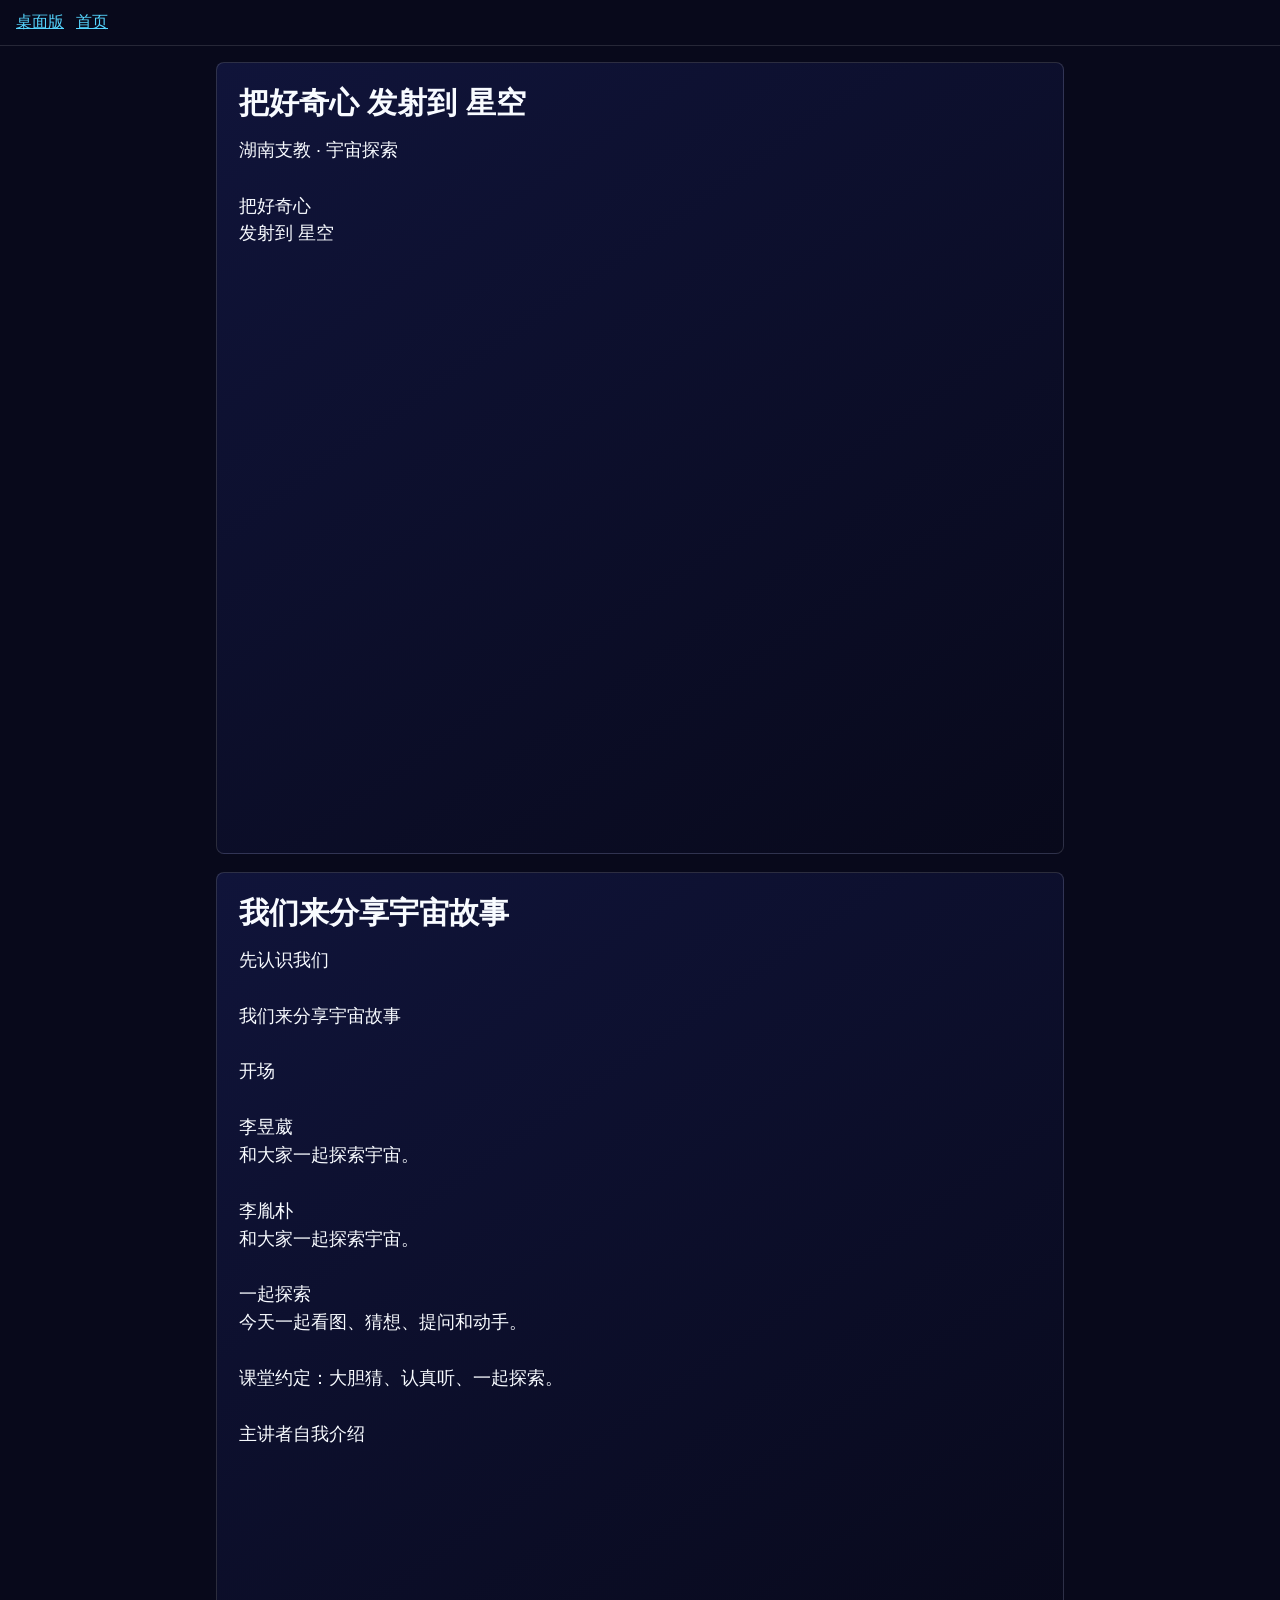
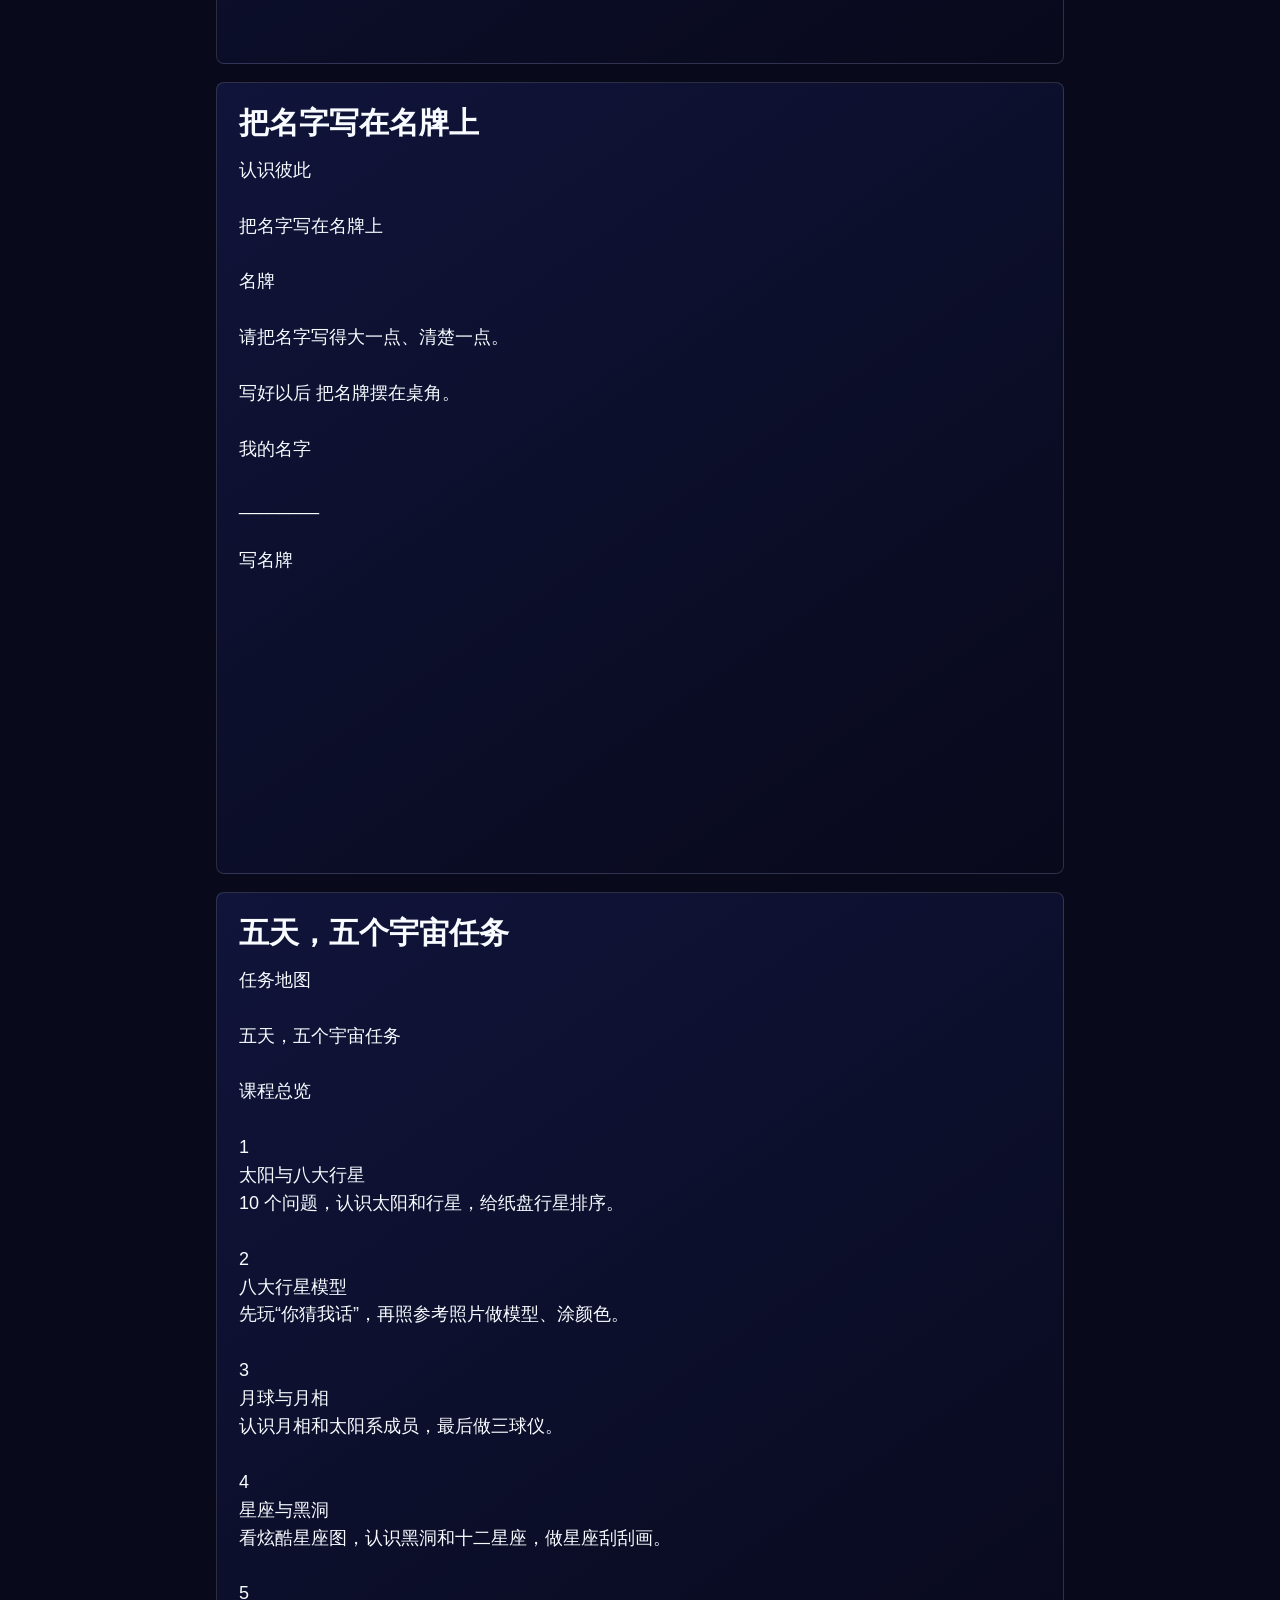
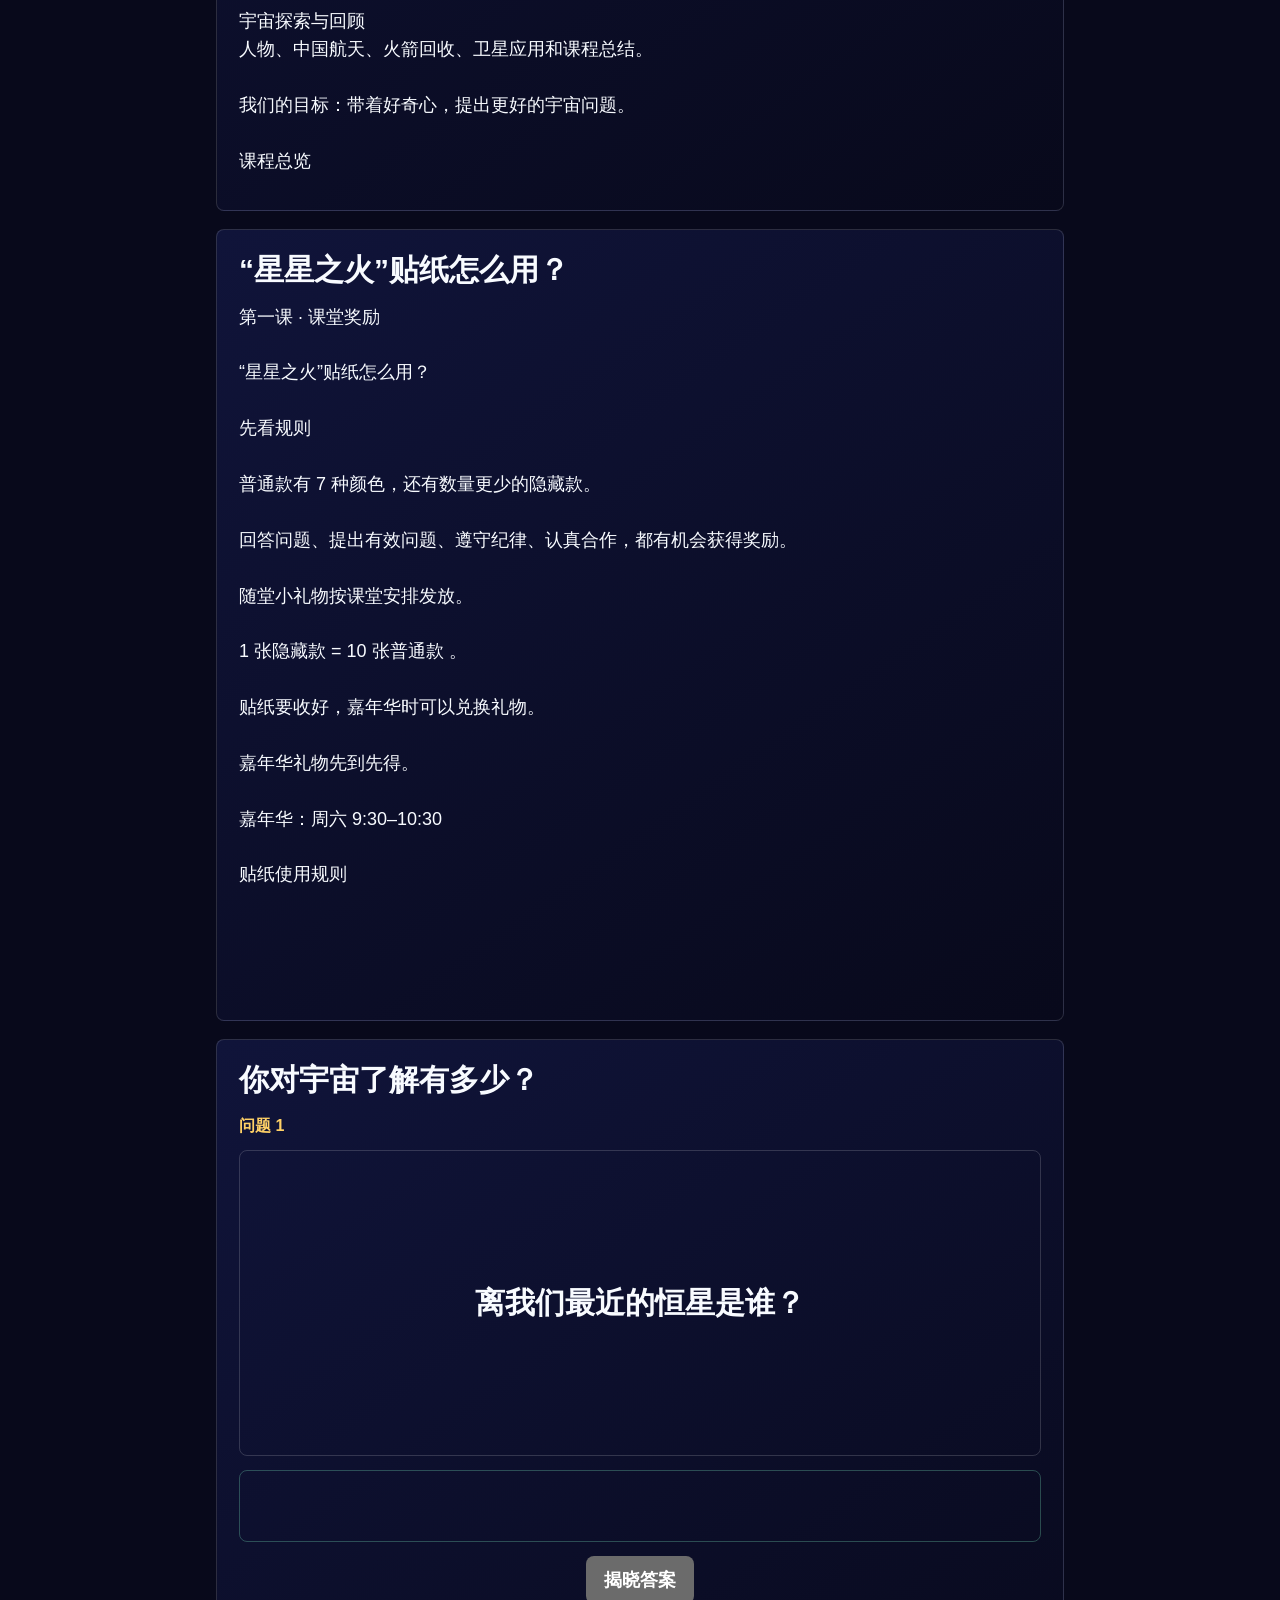
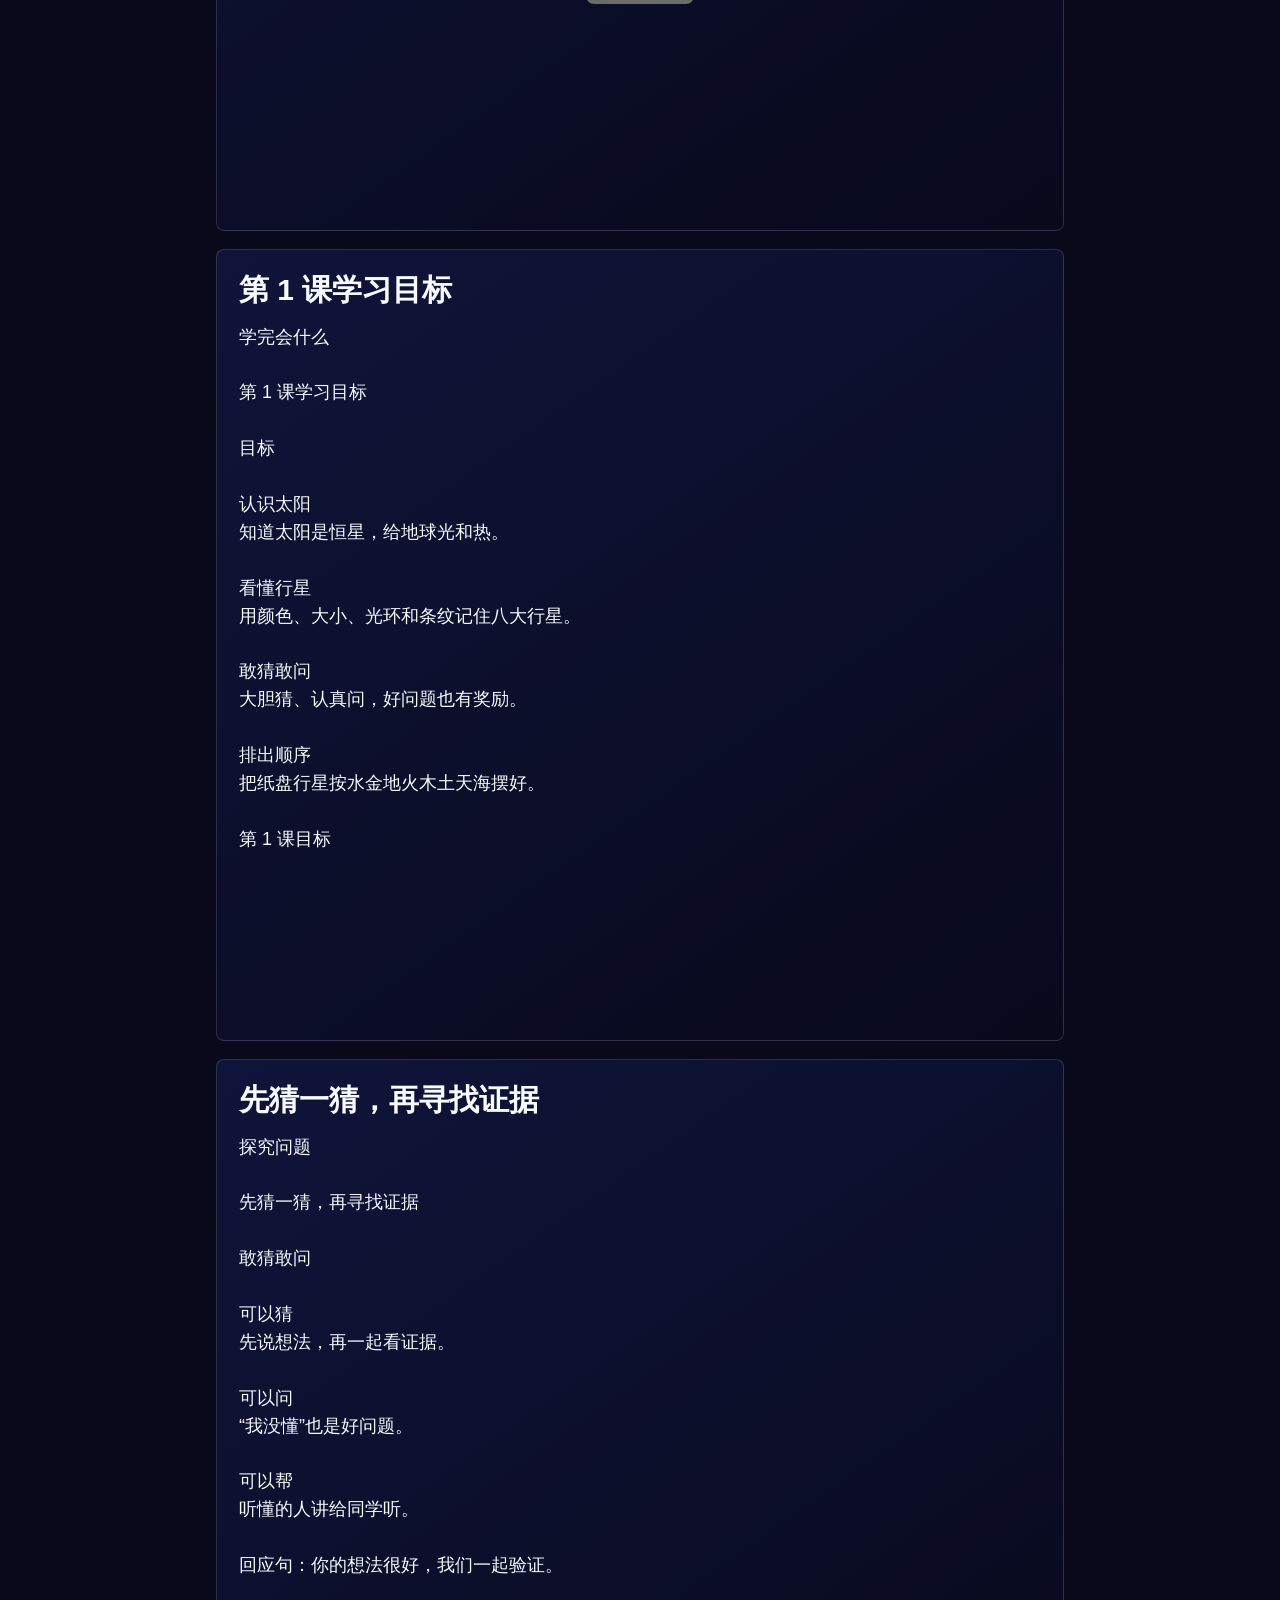
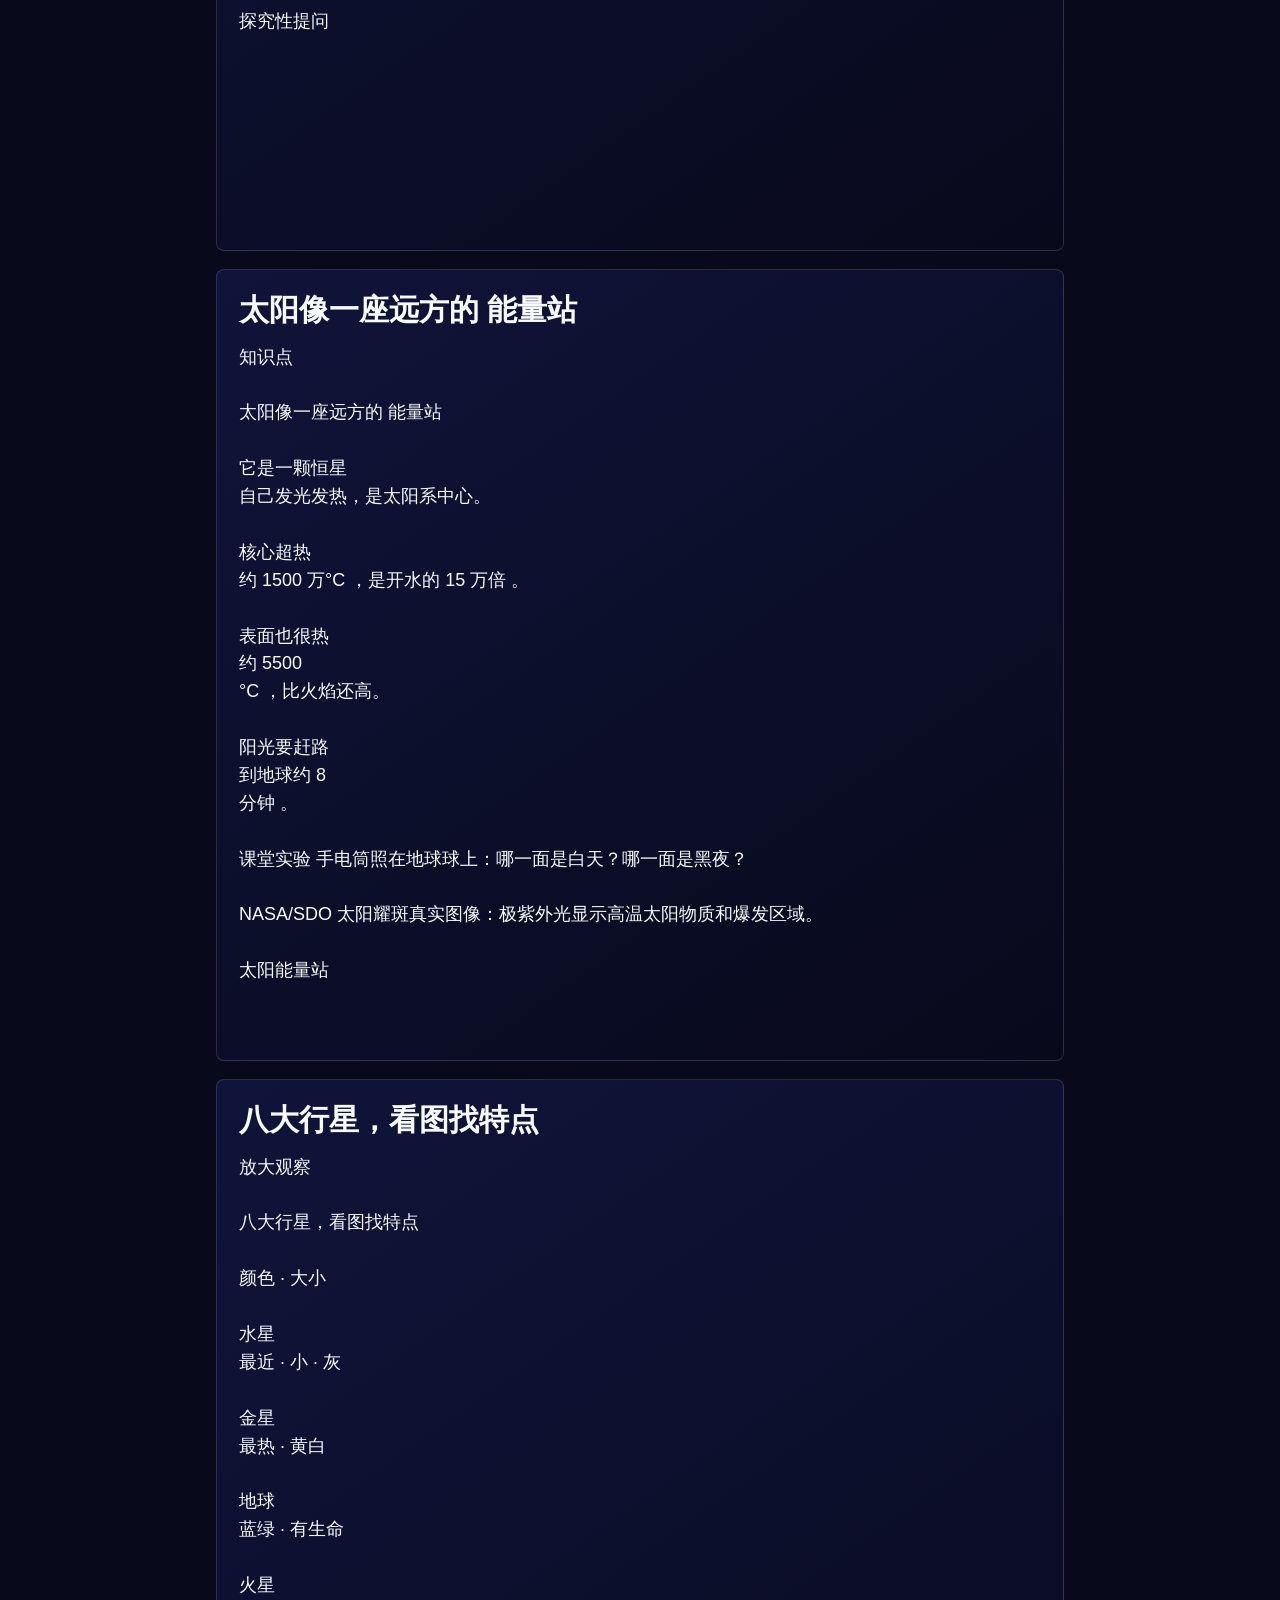
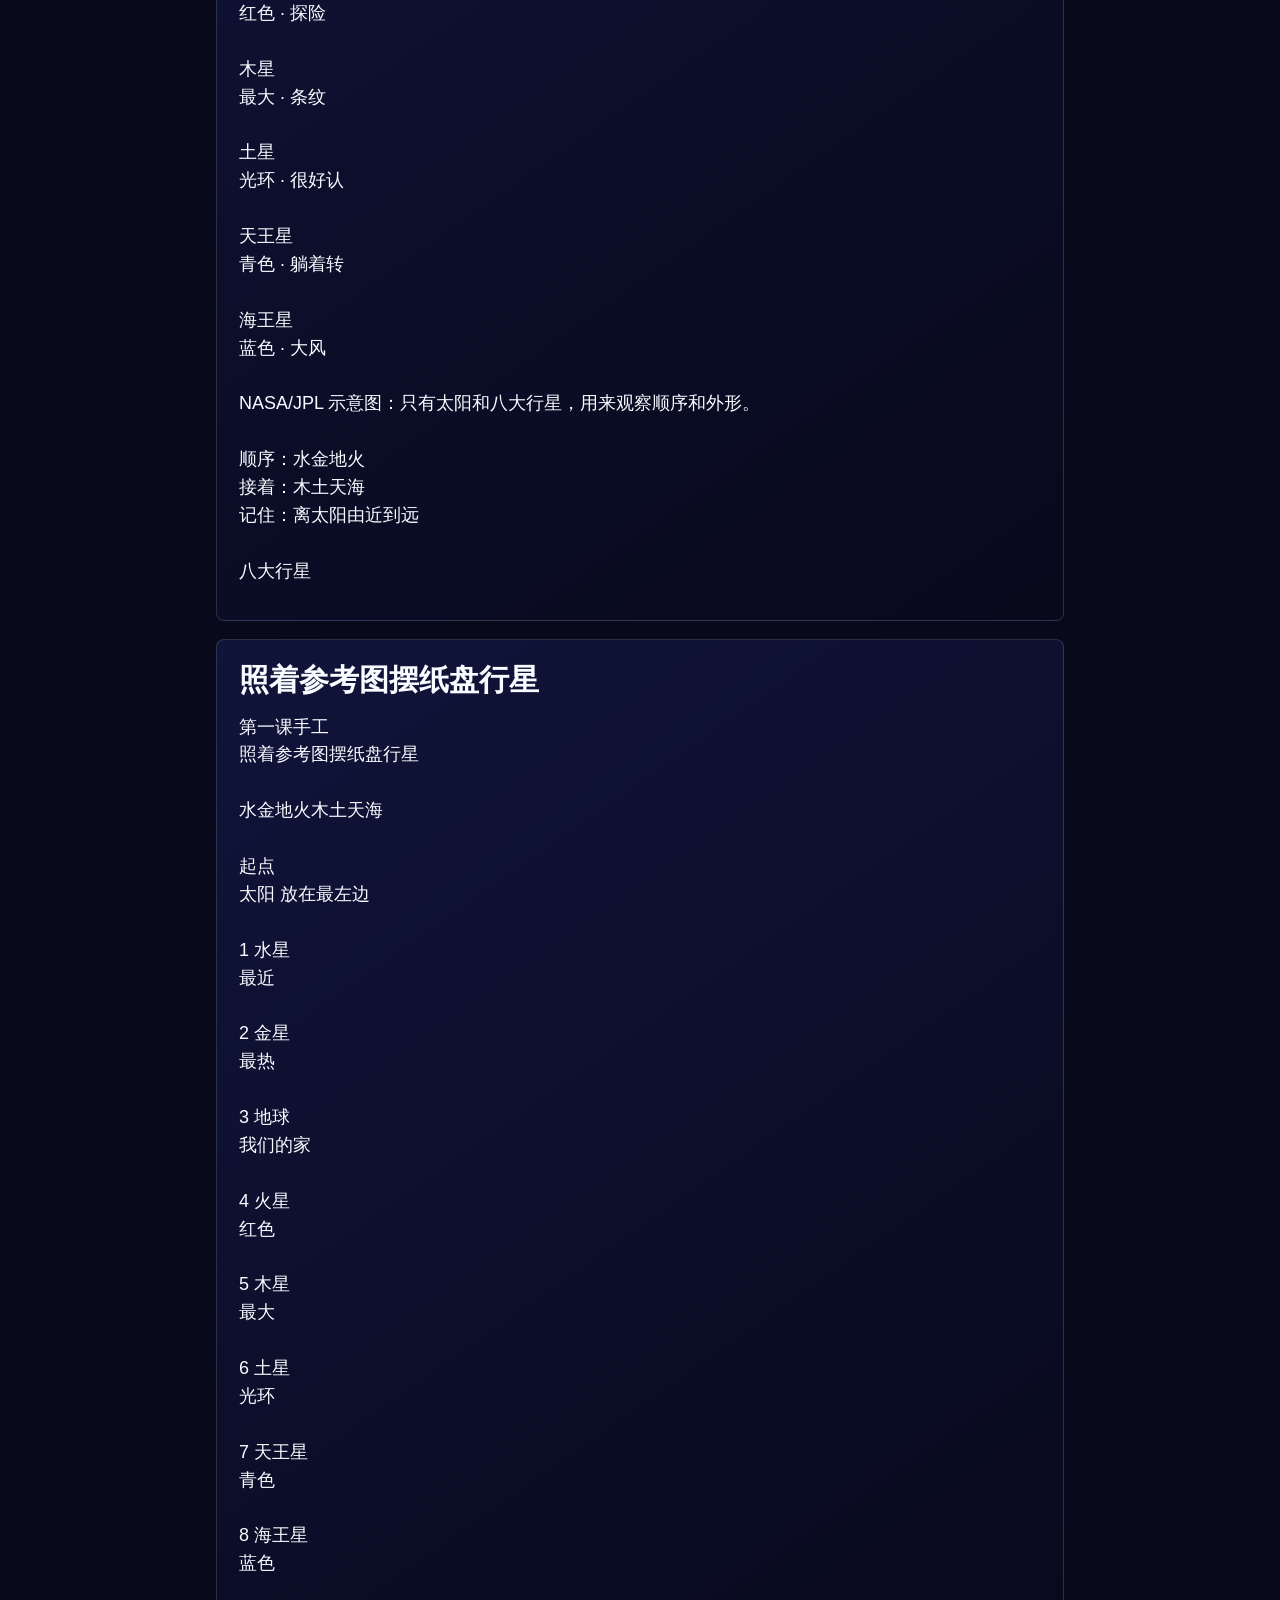
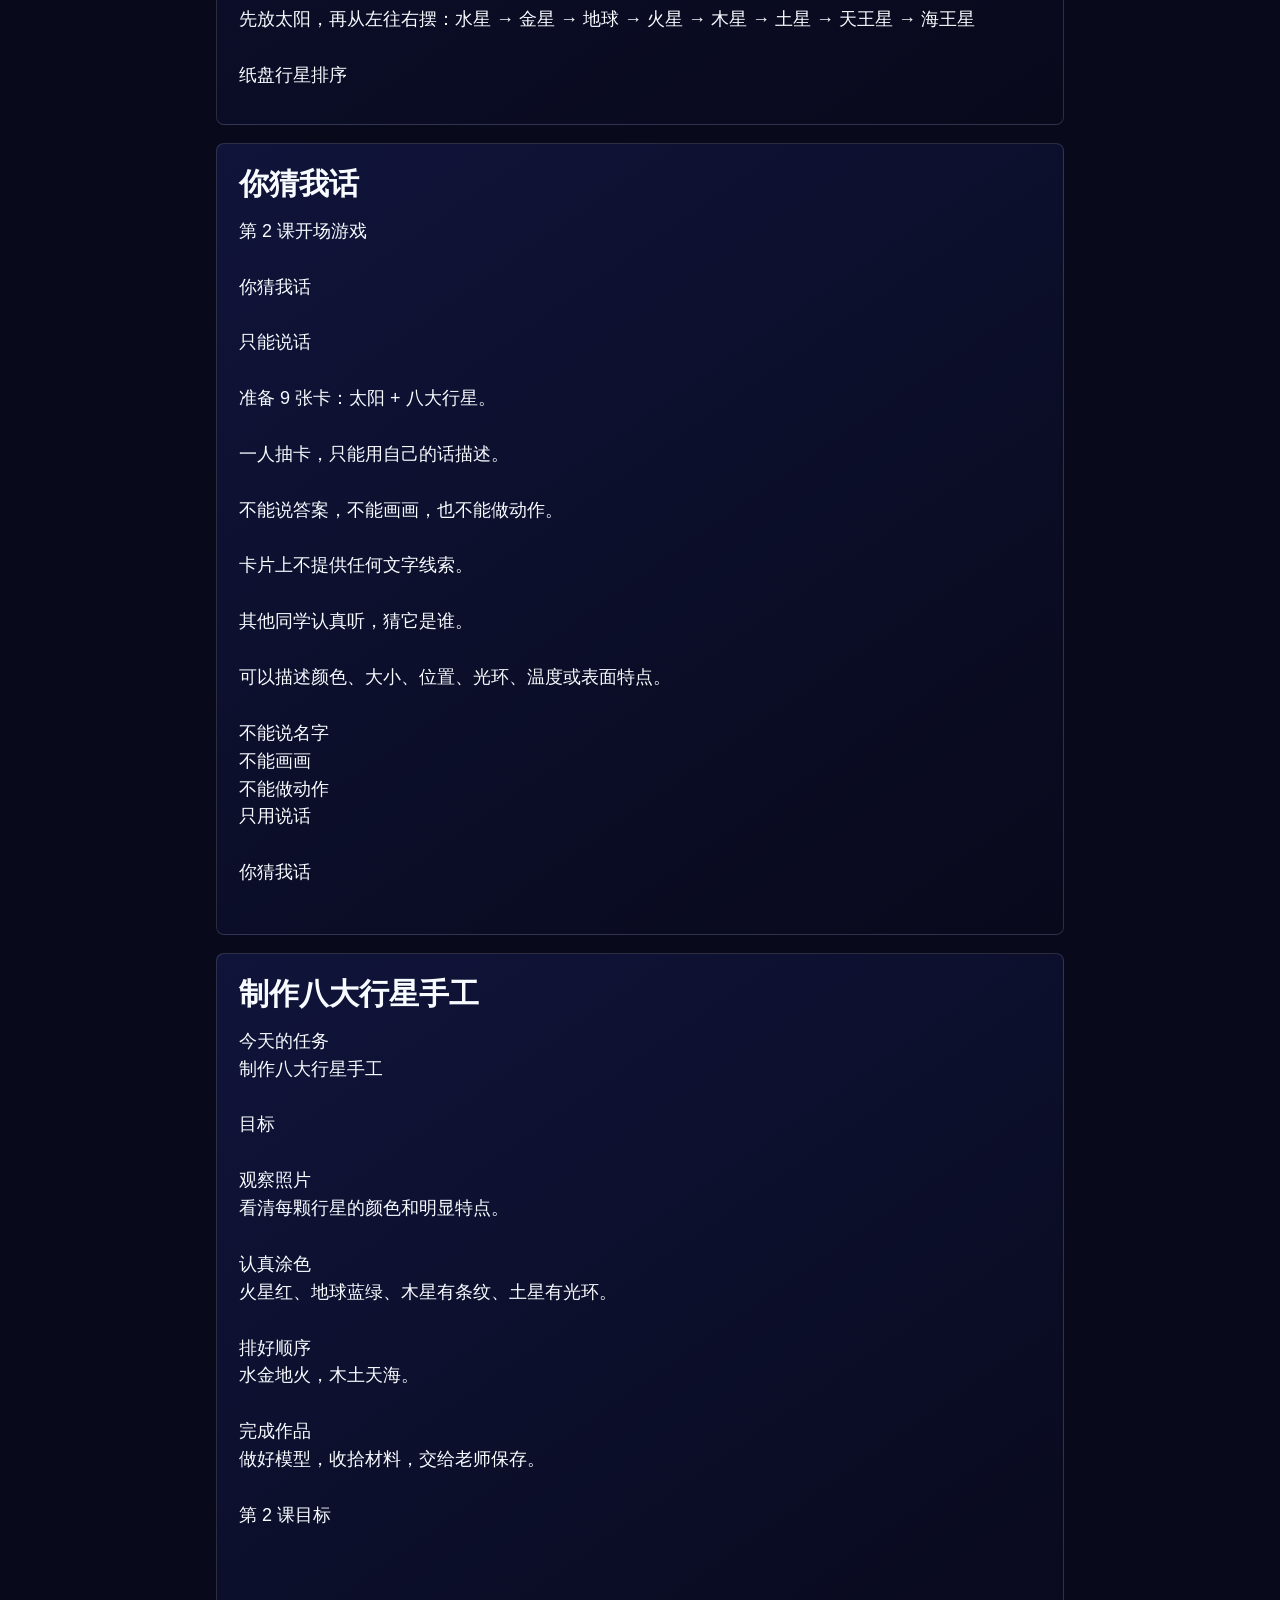
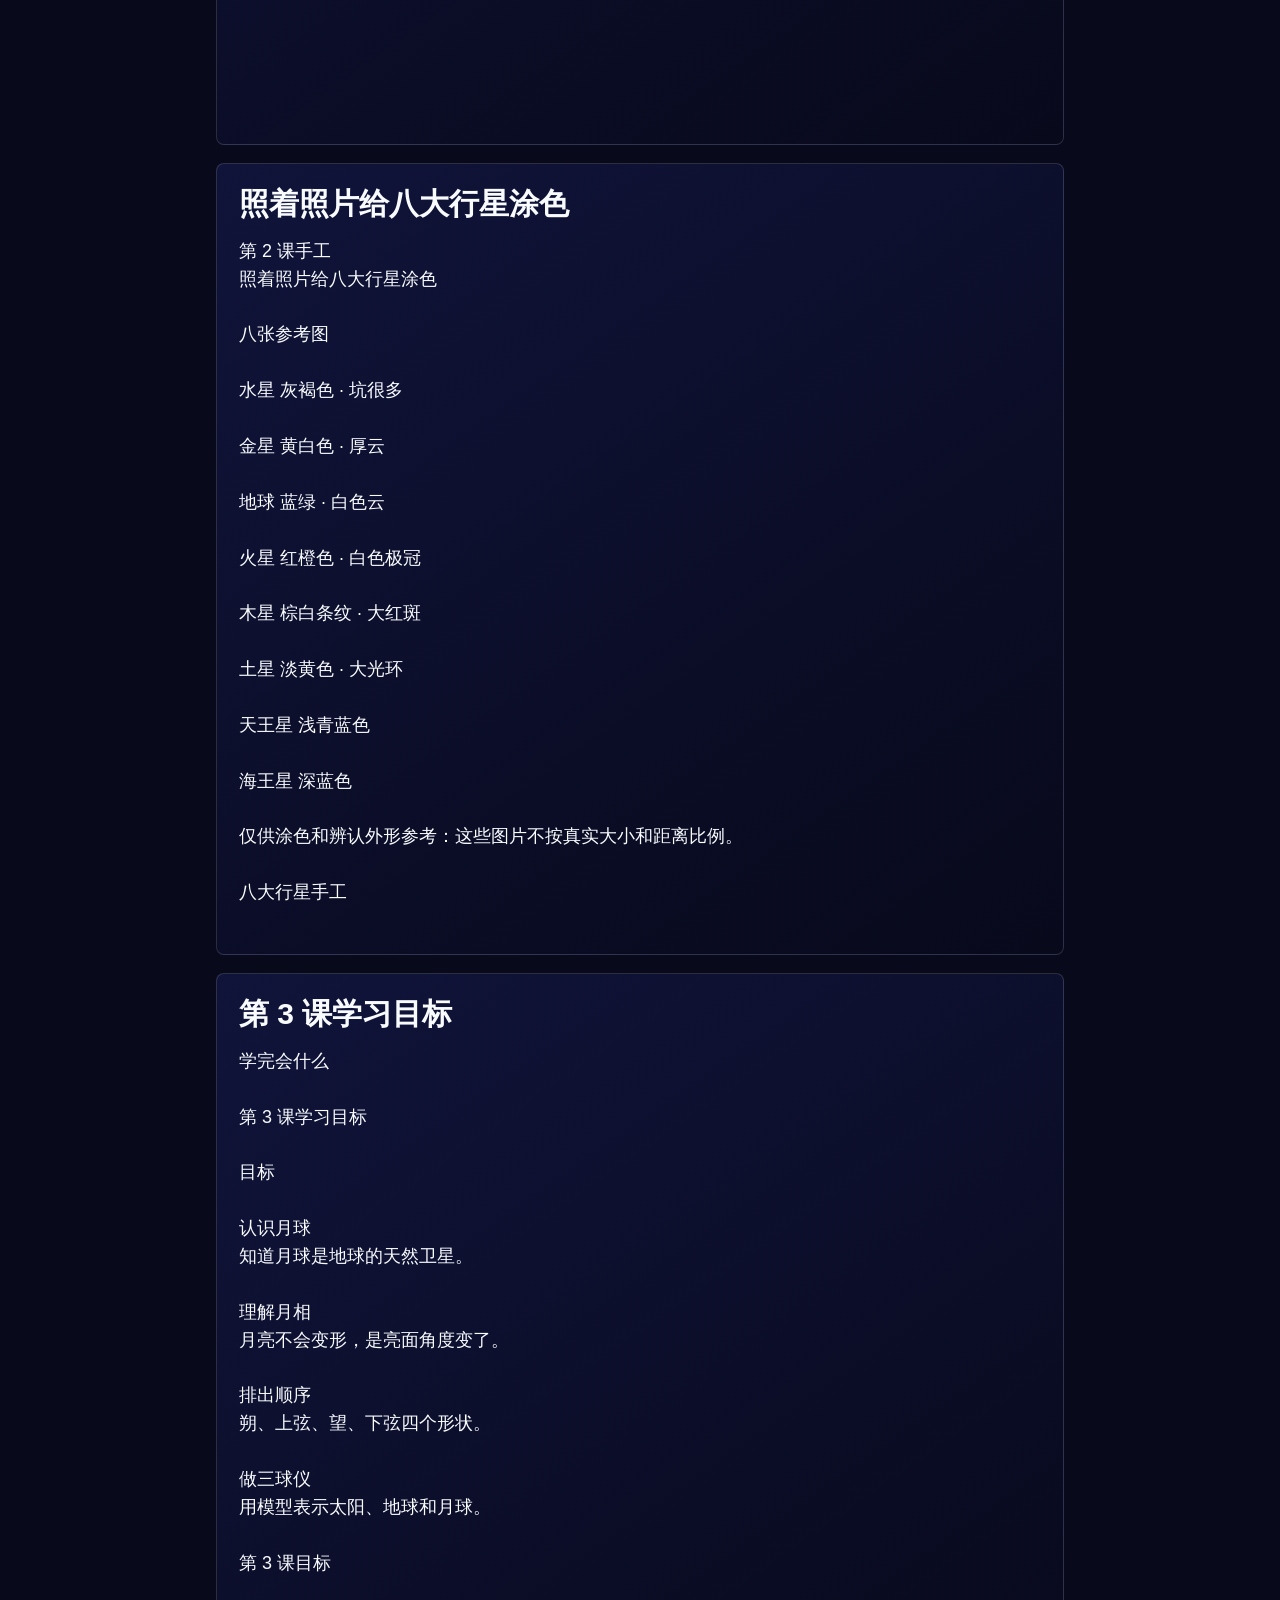
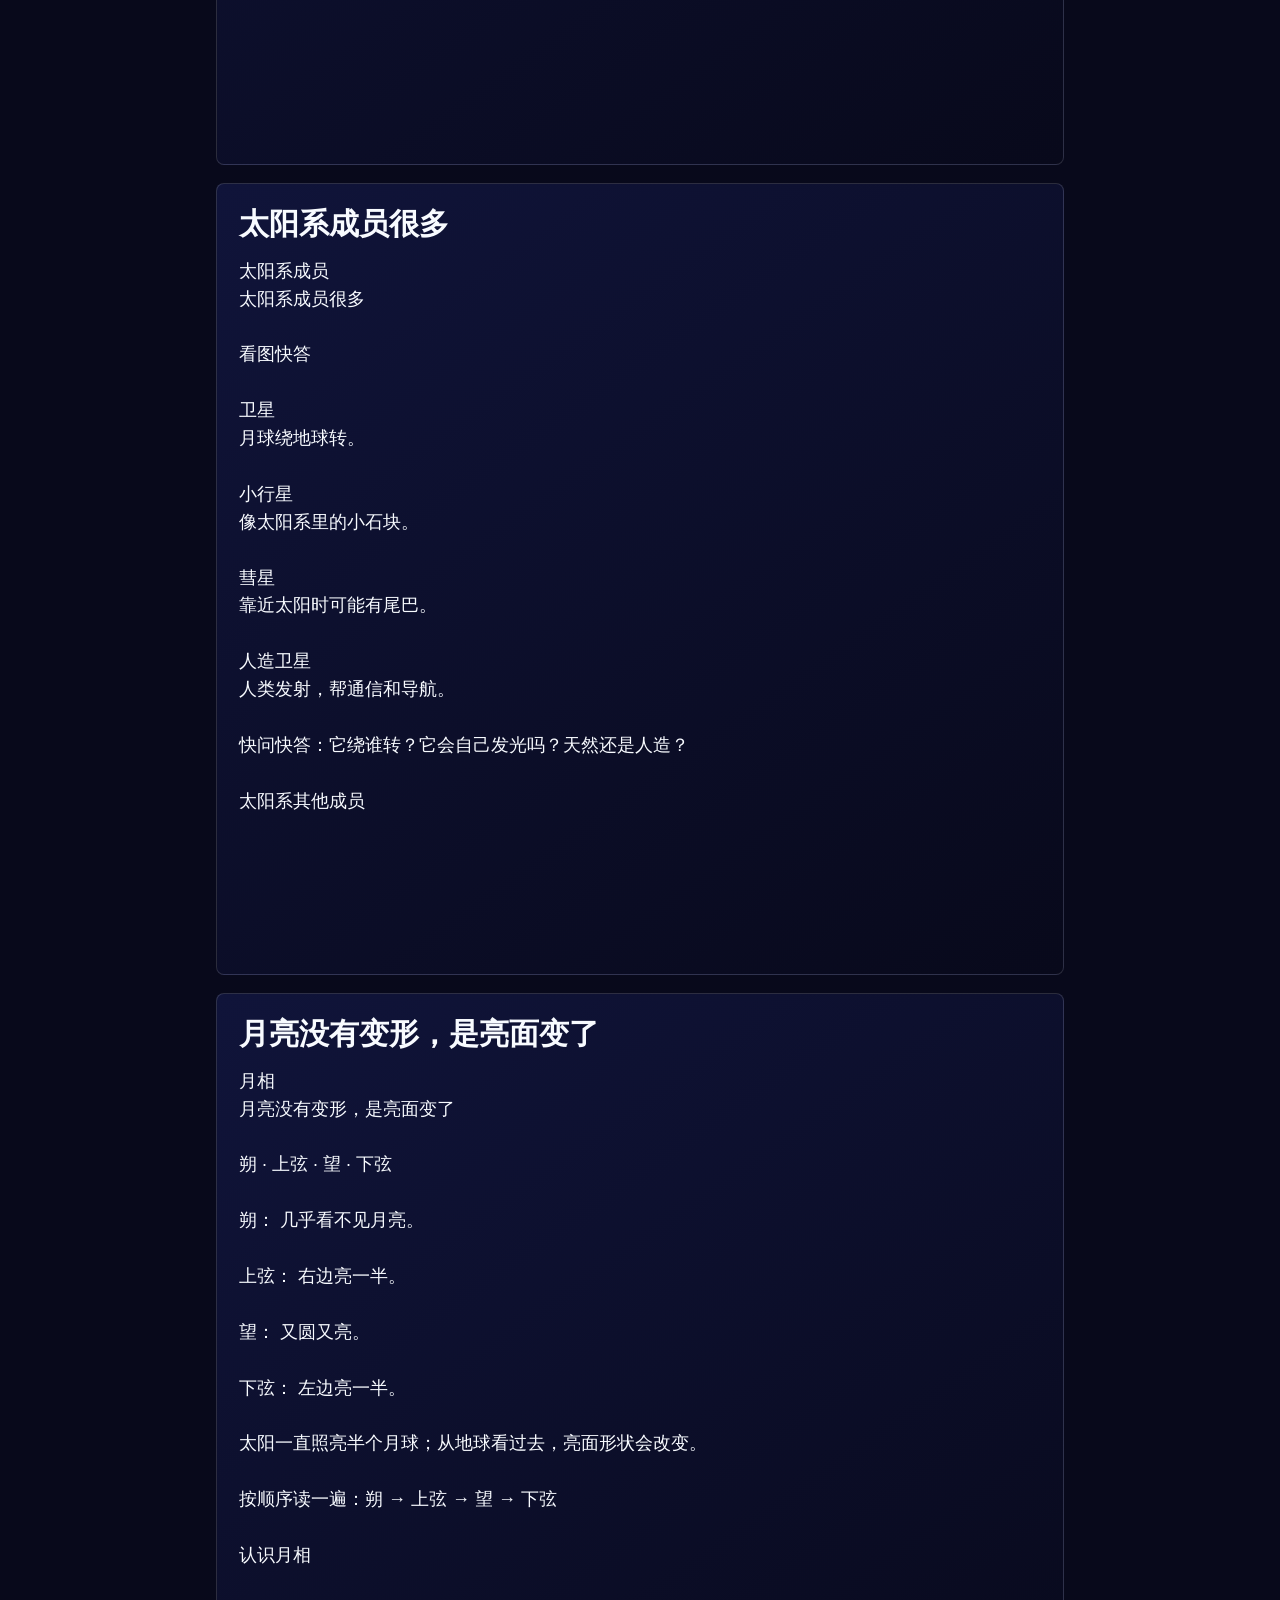
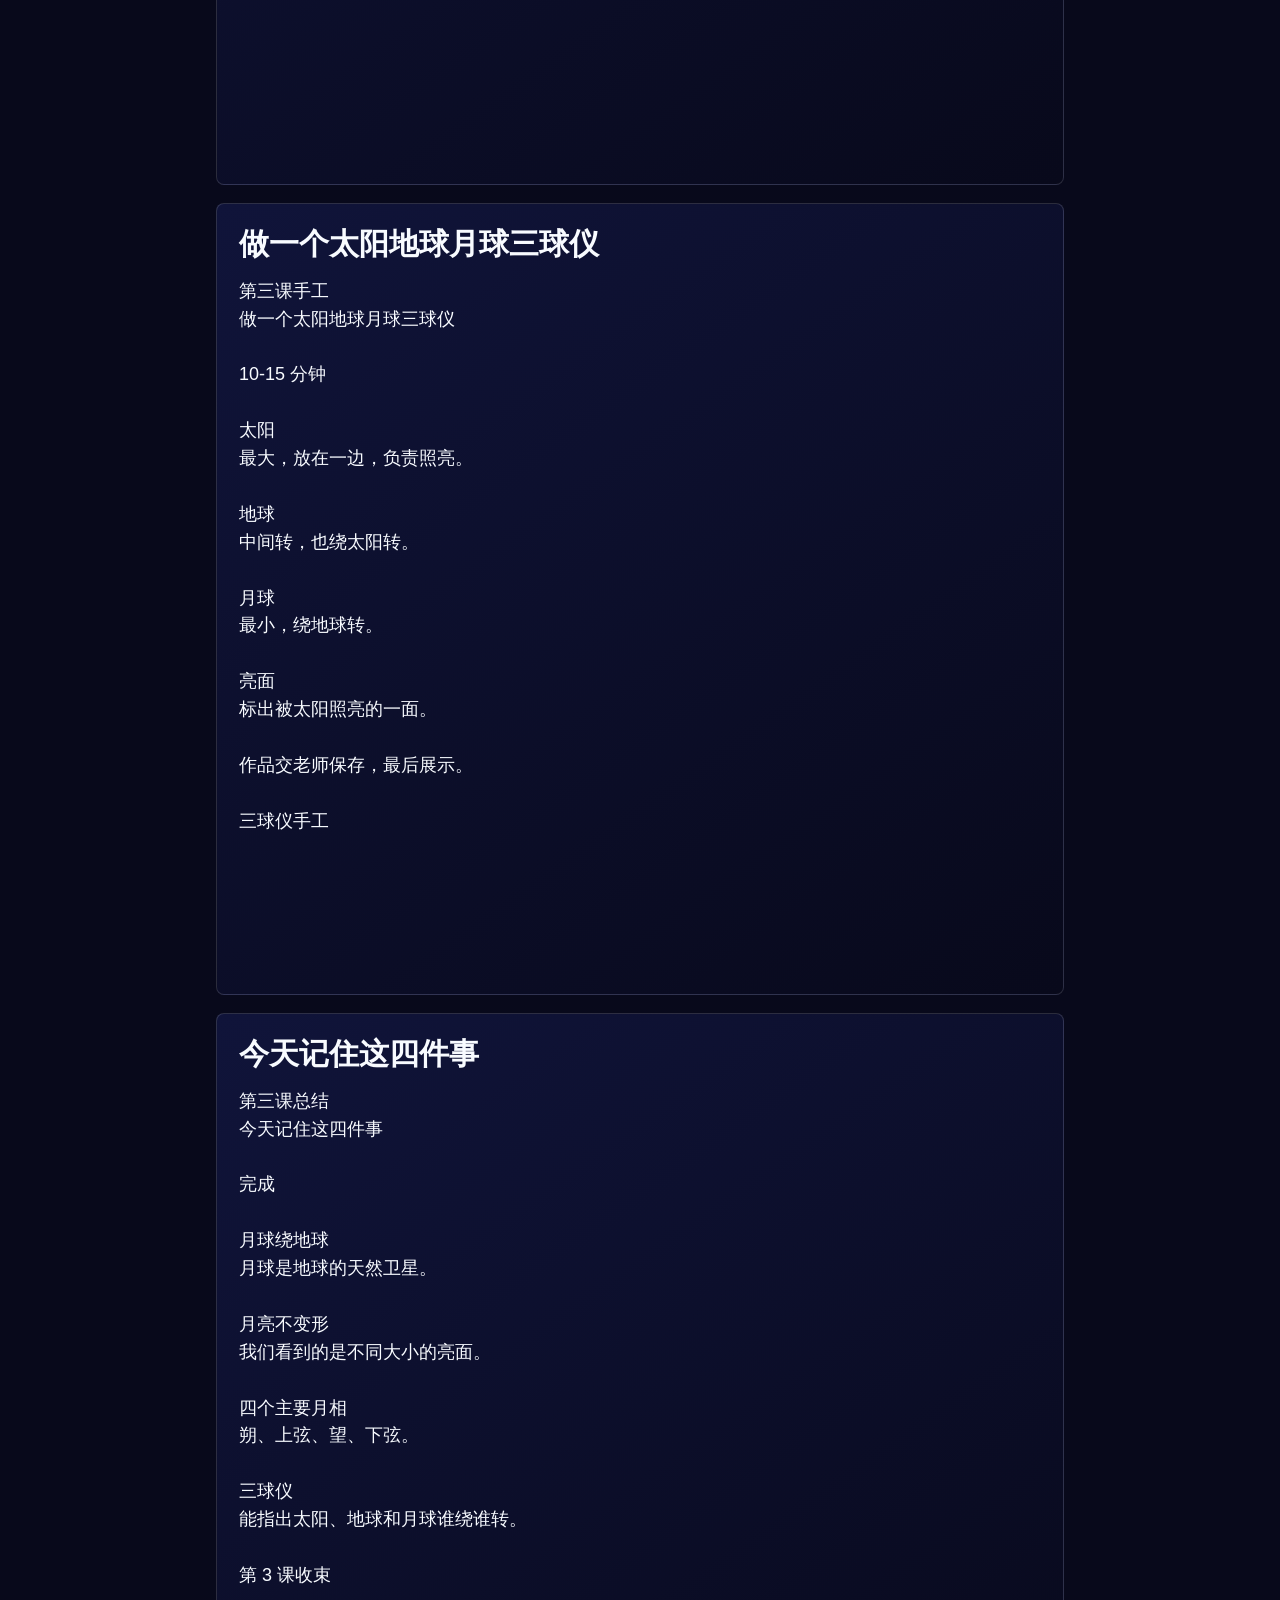
<file: mobile-lite.html>
<!DOCTYPE html><html lang="zh-CN"><head><meta charset="utf-8"><meta name="viewport" content="width=device-width,initial-scale=1"><title>湖南支教 · 宇宙探索 · 轻量版</title><link rel="icon" href="data:,"><style>:root{color-scheme:dark}*{box-sizing:border-box}body{margin:0;background:#08091b;color:#f8fbff;font-family:-apple-system,BlinkMacSystemFont,"Noto Sans SC",sans-serif;line-height:1.55}.deck{max-width:880px;margin:0 auto;padding:16px}.slide{min-height:88vh;border:1px solid rgba(255,255,255,.14);border-radius:8px;background:linear-gradient(145deg,#10143a,#08091b);padding:22px;margin:0 0 18px}h1,h2{font-size:30px;line-height:1.2;margin:0 0 16px;letter-spacing:0}p{font-size:18px;margin:0 0 12px;white-space:pre-wrap}.top{position:sticky;top:0;background:#08091b;padding:10px 16px;border-bottom:1px solid rgba(255,255,255,.12);z-index:5}.top a{color:#55d6ff;margin-right:12px}.lite-question{display:none;min-height:34vh;place-items:center;text-align:center;padding:20px;border:1px solid rgba(255,255,255,.16);border-radius:8px}.lite-question.active{display:grid}.lite-question h3{font-size:30px;letter-spacing:0}.lite-answer{min-height:72px;display:grid;place-items:center;margin:14px 0;padding:14px;border:1px solid rgba(126,240,193,.28);border-radius:8px;color:#7ef0c1;font-size:22px;font-weight:800}.lite-actions{display:flex;gap:10px;justify-content:center}.lite-actions button{min-height:48px;padding:8px 18px;border:0;border-radius:8px;font-size:18px;font-weight:800}.lite-progress{color:#ffd166;font-weight:800;margin-bottom:12px}</style></head><body><div class="top"><a href="index.html?desktop=1">桌面版</a><a href="#slide-1">首页</a></div><main class="deck"><section class="slide" id="slide-1"><h2>把好奇心
发射到 星空</h2><p>湖南支教 · 宇宙探索

把好奇心
发射到 星空</p></section><section class="slide" id="slide-2"><h2>我们来分享宇宙故事</h2><p>先认识我们

我们来分享宇宙故事

开场

李昱葳
和大家一起探索宇宙。

李胤朴
和大家一起探索宇宙。

一起探索
今天一起看图、猜想、提问和动手。

课堂约定：大胆猜、认真听、一起探索。

主讲者自我介绍</p></section><section class="slide" id="slide-3"><h2>把名字写在名牌上</h2><p>认识彼此

把名字写在名牌上

名牌

请把名字写得大一点、清楚一点。

写好以后 把名牌摆在桌角。

我的名字

________

写名牌</p></section><section class="slide" id="slide-4"><h2>五天，五个宇宙任务</h2><p>任务地图

五天，五个宇宙任务

课程总览

1
太阳与八大行星
10 个问题，认识太阳和行星，给纸盘行星排序。

2
八大行星模型
先玩“你猜我话”，再照参考照片做模型、涂颜色。

3
月球与月相
认识月相和太阳系成员，最后做三球仪。

4
星座与黑洞
看炫酷星座图，认识黑洞和十二星座，做星座刮刮画。

5
宇宙探索与回顾
人物、中国航天、火箭回收、卫星应用和课程总结。

我们的目标：带着好奇心，提出更好的宇宙问题。

课程总览</p></section><section class="slide" id="slide-5"><h2>“星星之火”贴纸怎么用？</h2><p>第一课 · 课堂奖励

“星星之火”贴纸怎么用？

先看规则

普通款有 7 种颜色，还有数量更少的隐藏款。

回答问题、提出有效问题、遵守纪律、认真合作，都有机会获得奖励。

随堂小礼物按课堂安排发放。

1 张隐藏款 = 10 张普通款 。

贴纸要收好，嘉年华时可以兑换礼物。

嘉年华礼物先到先得。

嘉年华：周六 9:30–10:30

贴纸使用规则</p></section><section class="slide" id="slide-6"><h2>你对宇宙了解有多少？</h2><div class="lite-quiz" data-lite-quiz><div class="lite-progress">问题 1</div><article class="lite-question active" data-answer="太阳"><h3>离我们最近的恒星是谁？</h3></article><article class="lite-question" data-answer="太阳"><h3>地球绕着谁转？</h3></article><article class="lite-question" data-answer="水星"><h3>离太阳最近的行星是哪颗？</h3></article><article class="lite-question" data-answer="地球"><h3>我们住在哪颗行星上？</h3></article><article class="lite-question" data-answer="火星"><h3>哪颗行星看起来是红色的？</h3></article><article class="lite-question" data-answer="木星"><h3>八大行星中谁最大？</h3></article><article class="lite-question" data-answer="土星"><h3>哪颗行星的光环最明显？</h3></article><article class="lite-question" data-answer="海王星"><h3>离太阳最远的行星是哪颗？</h3></article><article class="lite-question" data-answer="会，太阳本身会发光"><h3>太阳会自己发光吗？</h3></article><article class="lite-question" data-answer="不会，月亮主要反射太阳光"><h3>月亮会自己发光吗？</h3></article><div class="lite-answer" aria-live="polite"></div><div class="lite-actions"><button type="button" data-reveal>揭晓答案</button><button type="button" data-next hidden>下一题</button></div></div></section><section class="slide" id="slide-7"><h2>第 1 课学习目标</h2><p>学完会什么

第 1 课学习目标

目标

认识太阳
知道太阳是恒星，给地球光和热。

看懂行星
用颜色、大小、光环和条纹记住八大行星。

敢猜敢问
大胆猜、认真问，好问题也有奖励。

排出顺序
把纸盘行星按水金地火木土天海摆好。

第 1 课目标</p></section><section class="slide" id="slide-8"><h2>先猜一猜，再寻找证据</h2><p>探究问题

先猜一猜，再寻找证据

敢猜敢问

可以猜
先说想法，再一起看证据。

可以问
“我没懂”也是好问题。

可以帮
听懂的人讲给同学听。

回应句：你的想法很好，我们一起验证。

探究性提问</p></section><section class="slide" id="slide-9"><h2>太阳像一座远方的 能量站</h2><p>知识点

太阳像一座远方的 能量站

它是一颗恒星
自己发光发热，是太阳系中心。

核心超热
约 1500 万°C ，是开水的 15 万倍 。

表面也很热
约 5500
°C ，比火焰还高。

阳光要赶路
到地球约 8
分钟 。

课堂实验 手电筒照在地球球上：哪一面是白天？哪一面是黑夜？

NASA/SDO 太阳耀斑真实图像：极紫外光显示高温太阳物质和爆发区域。

太阳能量站</p></section><section class="slide" id="slide-10"><h2>八大行星，看图找特点</h2><p>放大观察

八大行星，看图找特点

颜色 · 大小

水星
最近 · 小 · 灰

金星
最热 · 黄白

地球
蓝绿 · 有生命

火星
红色 · 探险

木星
最大 · 条纹

土星
光环 · 很好认

天王星
青色 · 躺着转

海王星
蓝色 · 大风

NASA/JPL 示意图：只有太阳和八大行星，用来观察顺序和外形。

顺序：水金地火
接着：木土天海
记住：离太阳由近到远

八大行星</p></section><section class="slide" id="slide-11"><h2>照着参考图摆纸盘行星</h2><p>第一课手工
照着参考图摆纸盘行星

水金地火木土天海

起点
太阳 放在最左边

1 水星
最近

2 金星
最热

3 地球
我们的家

4 火星
红色

5 木星
最大

6 土星
光环

7 天王星
青色

8 海王星
蓝色

先放太阳，再从左往右摆：水星 → 金星 → 地球 → 火星 → 木星 → 土星 → 天王星 → 海王星

纸盘行星排序</p></section><section class="slide" id="slide-12"><h2>你猜我话</h2><p>第 2 课开场游戏

你猜我话

只能说话

准备 9 张卡：太阳 + 八大行星。

一人抽卡，只能用自己的话描述。

不能说答案，不能画画，也不能做动作。

卡片上不提供任何文字线索。

其他同学认真听，猜它是谁。

可以描述颜色、大小、位置、光环、温度或表面特点。

不能说名字
不能画画
不能做动作
只用说话

你猜我话</p></section><section class="slide" id="slide-13"><h2>制作八大行星手工</h2><p>今天的任务
制作八大行星手工

目标

观察照片
看清每颗行星的颜色和明显特点。

认真涂色
火星红、地球蓝绿、木星有条纹、土星有光环。

排好顺序
水金地火，木土天海。

完成作品
做好模型，收拾材料，交给老师保存。

第 2 课目标</p></section><section class="slide" id="slide-14"><h2>照着照片给八大行星涂色</h2><p>第 2 课手工
照着照片给八大行星涂色

八张参考图

水星 灰褐色 · 坑很多

金星 黄白色 · 厚云

地球 蓝绿 · 白色云

火星 红橙色 · 白色极冠

木星 棕白条纹 · 大红斑

土星 淡黄色 · 大光环

天王星 浅青蓝色

海王星 深蓝色

仅供涂色和辨认外形参考：这些图片不按真实大小和距离比例。

八大行星手工</p></section><section class="slide" id="slide-15"><h2>第 3 课学习目标</h2><p>学完会什么

第 3 课学习目标

目标

认识月球
知道月球是地球的天然卫星。

理解月相
月亮不会变形，是亮面角度变了。

排出顺序
朔、上弦、望、下弦四个形状。

做三球仪
用模型表示太阳、地球和月球。

第 3 课目标</p></section><section class="slide" id="slide-16"><h2>太阳系成员很多</h2><p>太阳系成员
太阳系成员很多

看图快答

卫星
月球绕地球转。

小行星
像太阳系里的小石块。

彗星
靠近太阳时可能有尾巴。

人造卫星
人类发射，帮通信和导航。

快问快答：它绕谁转？它会自己发光吗？天然还是人造？

太阳系其他成员</p></section><section class="slide" id="slide-17"><h2>月亮没有变形，是亮面变了</h2><p>月相
月亮没有变形，是亮面变了

朔 · 上弦 · 望 · 下弦

朔： 几乎看不见月亮。

上弦： 右边亮一半。

望： 又圆又亮。

下弦： 左边亮一半。

太阳一直照亮半个月球；从地球看过去，亮面形状会改变。

按顺序读一遍：朔 → 上弦 → 望 → 下弦

认识月相</p></section><section class="slide" id="slide-18"><h2>做一个太阳地球月球三球仪</h2><p>第三课手工
做一个太阳地球月球三球仪

10-15 分钟

太阳
最大，放在一边，负责照亮。

地球
中间转，也绕太阳转。

月球
最小，绕地球转。

亮面
标出被太阳照亮的一面。

作品交老师保存，最后展示。

三球仪手工</p></section><section class="slide" id="slide-19"><h2>今天记住这四件事</h2><p>第三课总结
今天记住这四件事

完成

月球绕地球
月球是地球的天然卫星。

月亮不变形
我们看到的是不同大小的亮面。

四个主要月相
朔、上弦、望、下弦。

三球仪
能指出太阳、地球和月球谁绕谁转。

第 3 课收束</p></section><section class="slide" id="slide-20"><h2>星座
与黑洞</h2><p>第 4 课

星座
与黑洞

先认识黑洞，再看十二星座，最后完成一张星座刮刮画。

星座是人类从地球看到的图案，黑洞可能来自特别大恒星的生命末期。

第 4 课</p></section><section class="slide" id="slide-21"><h2>第 4 课学习目标</h2><p>学完会什么

第 4 课学习目标

目标

认识黑洞
知道黑洞是一种引力特别强的天体。

破除误解
黑洞不会追着地球跑。

理解星座
星座是从地球视角看出来的图案。

完成刮画
选一个星座，刮出轮廓、星线和名字。

第 4 课目标</p></section><section class="slide" id="slide-22"><h2>黑洞不会追着地球跑</h2><p>黑洞澄清
黑洞不会追着地球跑

澄清

黑洞是引力特别强的天体，不是宇宙怪兽。

它只会强烈影响很近的周围区域。

地球不会突然被远处黑洞吸走。

科学家靠光、气体运动和引力线索研究黑洞。

黑洞照片不是普通自拍，而是科学家用很多观测数据合成出的证据图像。

它从哪里来？有些特别大的恒星，在生命最后阶段可能形成黑洞。

黑洞澄清</p></section><section class="slide" id="slide-23"><h2>星座图要像夜空地图</h2><p>星图样式
星座图要像夜空地图

狮子座

先看背景：星星、亮星名字和附近星座。

再看轮廓：半透明图案叠在星空上。

星线帮助我们找到位置，不是星星真的连在一起。

像地图一样看：方向、路径、名字都能帮我们定位。

观察问题 你能先找到狮子头、身体和亮星“轩辕十四”吗？

太阳

巨蟹座

狮子座

轩辕十四

重点：像星图一样，把星空、星座轮廓、星线和名字叠在一起看。

炫酷星座图</p></section><section class="slide" id="slide-24"><h2>星星不是自己连上线</h2><p>星座观察
星星不是自己连上线

观察

星座是人类从地球上看到的图案。

同一星座里的星星，实际距离可能差很多。

连线和名字帮助人们记住天空。

活动：说一个你听过的星座名。

说到一个 12 星座，就打开隐藏图给大家看。

星点连线

隐藏互动：大家说到一个 12 星座，就点开图片给大家看。

认识常见星座</p></section><section class="slide" id="slide-25"><h2>说到哪个 12 星座，就点哪个图</h2><p>隐藏页面
说到哪个 12 星座，就点哪个图

点击出现

白羊座
3/21–4/19
金牛座
4/20–5/20
双子座
5/21–6/21
巨蟹座
6/22–7/22
狮子座
7/23–8/22
处女座
8/23–9/22
天秤座
9/23–10/23
天蝎座
10/24–11/22
射手座
11/23–12/21
摩羯座
12/22–1/19
水瓶座
1/20–2/18
双鱼座
2/19–3/20

白羊座 图案像一只羊，先找两个弯弯的羊角。

金牛座 可以想成牛角和牛脸，里面有很亮的星。

双子座 两条平行的星线，像并排站着的双胞胎。

巨蟹座 星星比较暗，可以把线条想成蟹脚。

天蝎座 弯弯的线像蝎子的身体和尾巴。

狮子座 前半部分像一个反过来的问号，也像狮子的头。

处女座 线条比较长，重点看几颗亮星连成的弯线。

天秤座 可以想成天平的横杆和两边。

射手座 可以想成一支箭，也有人说像小茶壶。

摩羯座 线条像一个弯弯的身体，古图常画成山羊鱼尾。

水瓶座 图案像水瓶正在倒水，水流和星线一起看。

双鱼座 图案是两条鱼，中间有一条线连着。

玩法：说出一个听过的星座，点击对应名字显示星图。

隐藏 12 星座图</p></section><section class="slide" id="slide-26"><h2>星座
刮刮画</h2><p>小手工

星座
刮刮画

这一课有一个星座刮刮画手工。

星座刮刮画

星座刮刮画</p></section><section class="slide" id="slide-27"><h2>人类探索
与课程回顾</h2><p>第 5 天

人类探索
与课程回顾

看中国人物、天宫、玉兔、火箭回收和卫星应用，再回顾五天学习。

05
探索是一场接力，需要很多人、很多工具、很多次尝试。

第 5 天</p></section><section class="slide" id="slide-28"><h2>第 5 课学习目标</h2><p>学完会什么

第 5 课学习目标

目标

了解探索之路
知道望远镜、火箭、登月和太空站怎样接力。

认识探索者
看人物图片，说出他们解决的问题。

看见中国探索
认识天宫空间站和玉兔月球车。

总结旅程
展示作品，带走一个知识点和一个新问题。

第 5 课目标</p></section><section class="slide" id="slide-29"><h2>我们怎样一步步看见更远？</h2><p>人类探索时间线

我们怎样一步步看见更远？

望远镜
把看不清的天空放大。

进入太空
人类第一次绕地球飞行。

登月
第一次踏上另一个天体。

太空站
在太空长期工作和生活。

从地球出发，人类靠工具和合作一步步走向太空。

探索时间线</p></section><section class="slide" id="slide-30"><h2>他们把目光投向天空</h2><p>中国探索人物
他们把目光投向天空

中国人物

张衡 观察日月星辰，制作浑天仪研究天空。

钱学森 帮助建立中国火箭和航天研究队伍，推动航天事业起步。

杨利伟 第一位进入太空的中国人。

观察天空
研制火箭
飞向太空
团队接力

看图说一说：他们分别为中国探索天空做了什么？

探索名人卡</p></section><section class="slide" id="slide-31"><h2>天宫和玉兔，也在探索太空</h2><p>中国探索
天宫和玉兔，也在探索太空

天宫 · 玉兔

天宫空间站：人在太空长期工作和生活。

玉兔月球车：在月球表面移动、拍照、探测。

探索远方，也是在练习更厉害的技术。

问题：中国航天还可以解决什么难题？

Wikimedia：天宫空间站示意图。

Wikimedia：玉兔号月球车。

中国航天</p></section><section class="slide" id="slide-32"><h2>火箭为什么要学会“飞回来”？</h2><p>新技术
火箭为什么要学会“飞回来”？

中国案例

2026 年 7 月 10 日，长征十号乙从海南发射。

火箭一级完成任务后，回到海上的“领航者”号回收船。

回收船用“井”字形大网，把火箭一级接住。

回收后能检查、改进，为以后重复使用做准备。

火箭 + 回收大网

示意图：火箭一级对准海上平台中央的大网，减速下降并被网接住。

看图问题：火箭要落到海上的大网里，最难控制的是方向、速度，还是落点？

火箭回收</p></section><section class="slide" id="slide-33"><h2>太空技术，也在帮我们日常生活</h2><p>回到生活
太空技术，也在帮我们日常生活

卫星

卫星导航
地图定位、救援定位，要靠天上的卫星帮忙。

天气预报
卫星从太空看云、风暴和台风。

通信联系
卫星让远方消息更容易传递。

问题：如果山里下大雨，卫星能帮我们提前知道什么？

卫星与生活</p></section><section class="slide" id="slide-34"><h2>探索太空，也会帮到地球</h2><p>更多例子
探索太空，也会帮到地球

应用

拍照
探测器需要小而灵敏的相机。

材料
航天会推动轻、强、耐用的材料。

净水
太空里每一滴水都很珍贵。

灾害监测
卫星能观察风暴、洪水和农田。

讨论：如果你要把一个太空办法带回村里，最想解决什么日常问题？

太空技术回到日常</p></section><section class="slide" id="slide-35"><h2>五天宇宙快问快答</h2><div class="lite-quiz" data-lite-quiz><div class="lite-progress">问题 1</div><article class="lite-question active" data-answer="恒星"><h3>太阳是恒星还是行星？</h3></article><article class="lite-question" data-answer="木星"><h3>八大行星中，哪一颗最大？</h3></article><article class="lite-question" data-answer="地球"><h3>月球绕着谁转？</h3></article><article class="lite-question" data-answer="钱学森"><h3>谁帮助中国建立火箭和航天研究队伍？</h3></article><article class="lite-question" data-answer="杨利伟"><h3>第一位进入太空的中国人是谁？</h3></article><article class="lite-question" data-answer="海上平台中央的大网"><h3>海上回收火箭，用什么把火箭一级接住？</h3></article><div class="lite-answer" aria-live="polite"></div><div class="lite-actions"><button type="button" data-reveal>揭晓答案</button><button type="button" data-next hidden>下一题</button></div></div></section><section class="slide" id="slide-36"><h2>奖励
时间</h2><p>课程结束前

奖励
时间

认真回答、提出有效问题、遵守纪律、认真合作，都值得被看见。

+

发放随堂小礼物和“星星之火”贴纸。

奖励时间</p></section><section class="slide" id="slide-37"><h2>带走一个知识点，一个新问题</h2><p>最后 3 分钟
带走一个知识点，一个新问题

总结

我记住了
今天或这五天里，我最想带走的一个知识点是 ______。

我还想问
以后看到月亮、星星或新闻时，我还想继续问 ______。

每个人只说一句，问题比答案更重要。

知识点与新问题</p></section><section class="slide" id="slide-38"><h2>五天课程回顾 + 反馈</h2><p>回到地球前
五天课程回顾 + 反馈

回顾

太阳与行星
太阳、八大行星、纸盘排序和行星模型。

月球与星空
月相、三球仪、黑洞、星座和刮刮画。

探索与生活
人物、中国航天、火箭回收和卫星应用。

红色 还有点没听懂

黄色 有一点难，但我想继续学

绿色 超喜欢，还想再探索

五天回顾</p></section><section class="slide" id="slide-39"><h2>愿你的问题
继续 发光</h2><p>谢谢大家

愿你的问题
继续 发光

带着更好的问题继续探索，比记住答案更重要。

观察天空

提出问题

继续探索

湖南支教 · 宇宙探索课程</p></section></main><script>document.querySelectorAll('[data-lite-quiz]').forEach(function(quiz){const questions=Array.from(quiz.querySelectorAll('.lite-question'));const answer=quiz.querySelector('.lite-answer');const reveal=quiz.querySelector('[data-reveal]');const next=quiz.querySelector('[data-next]');const progress=quiz.querySelector('.lite-progress');let current=0;function show(index){questions.forEach((q,i)=>q.classList.toggle('active',i===index));answer.textContent='';reveal.hidden=false;next.hidden=true;progress.textContent='问题 '+(index+1)}reveal.addEventListener('click',function(){answer.textContent='答案：'+questions[current].dataset.answer;reveal.hidden=true;next.hidden=false;next.textContent=current===questions.length-1?'重新开始':'下一题'});next.addEventListener('click',function(){current=current===questions.length-1?0:current+1;show(current)});show(0)});</script></body></html>
</file>
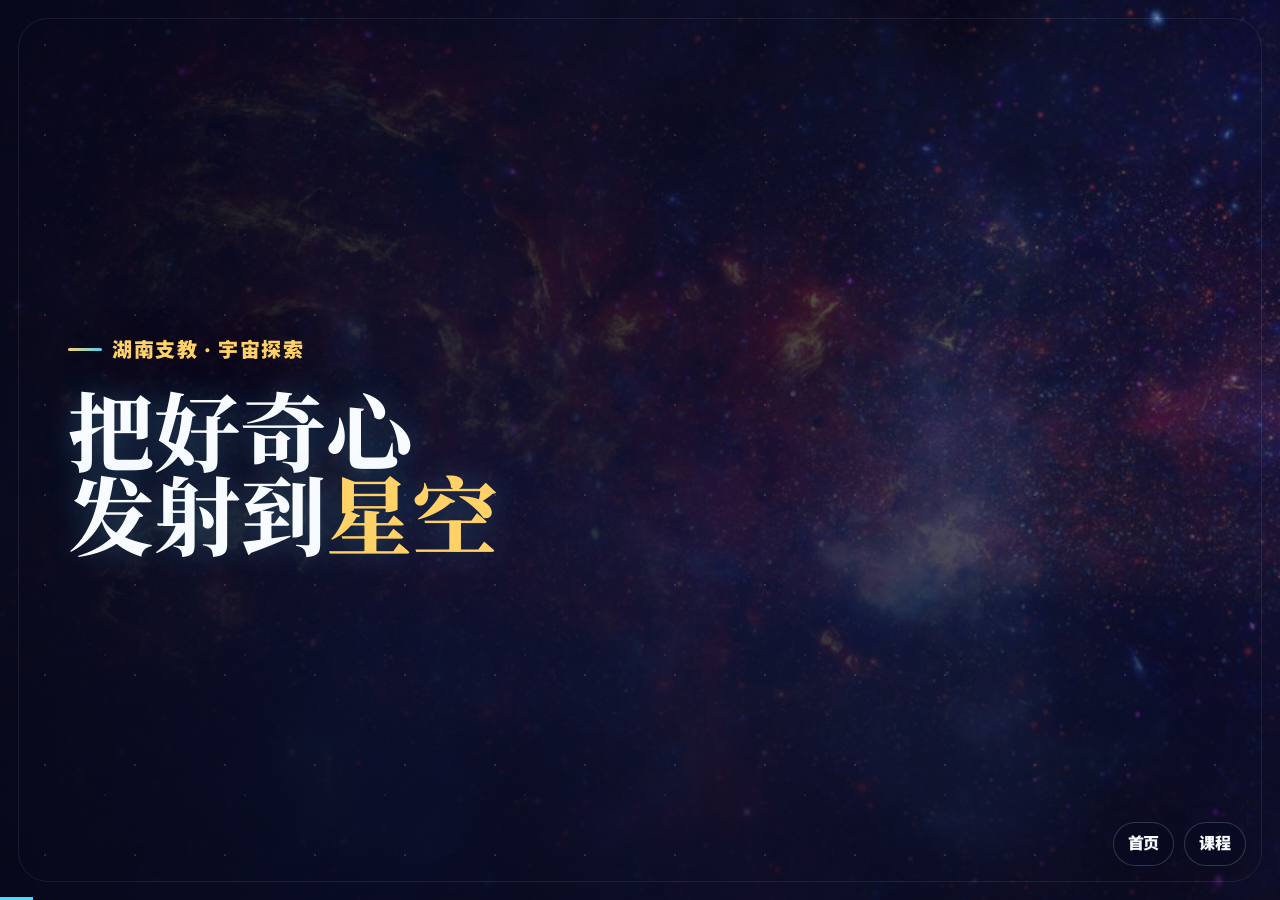
<file: mobile.html>
<!DOCTYPE html>
<html lang="zh-CN">
<head>
  <meta charset="utf-8">
  <meta name="viewport" content="width=device-width,initial-scale=1">
  <title>湖南支教 · 宇宙探索</title>
  <link rel="icon" href="data:,">
  <link rel="stylesheet" href="assets/fonts.css">
  <link rel="stylesheet" href="assets/base.css">
  <link rel="stylesheet" href="assets/animations/animations.css">
  <link rel="stylesheet" href="style.css">
</head>
<body class="cosmos-kids">
<div class="deck">

  <section class="slide cover-slide" data-title="封面">
    <div class="fx-bg" data-fx="galaxy-swirl"></div>
    <div class="hero">
      <div class="hero-copy">
        <p class="kicker" data-anim="fade-down">湖南支教 · 宇宙探索</p>
        <h1 class="h1" data-anim="rise-in">把好奇心<br>发射到<em>星空</em></h1>
      </div>
    </div>
    <div class="deck-footer"><span></span><span class="slide-number" data-current="1" data-total="39"></span></div>
  </section>

<section class="slide" data-title="主讲者自我介绍">
    <div class="topline">
      <div>
        <p class="kicker">先认识我们</p>
        <h2 class="h2">我们来分享宇宙故事</h2>
      </div>
      <span class="lesson-tag">开场</span>
    </div>
    <div class="grid g3" data-anim="stagger-list">
      <div class="card"><h3>李昱葳</h3><p>和大家一起探索宇宙。</p></div>
      <div class="card"><h3>李胤朴</h3><p>和大家一起探索宇宙。</p></div>
      <div class="card"><h3>一起探索</h3><p>今天一起看图、猜想、提问和动手。</p></div>
    </div>
    <div class="task-banner"><p>课堂约定：大胆猜、认真听、一起探索。</p></div>
    <div class="deck-footer"><span>主讲者自我介绍</span><span class="slide-number" data-current="2" data-total="39"></span></div>
  </section>

<section class="slide" data-title="大家自我介绍">
    <div class="topline">
      <div>
        <p class="kicker">认识彼此</p>
        <h2 class="h2">把名字写在名牌上</h2>
      </div>
      <span class="lesson-tag">名牌</span>
    </div>
    <div class="section-slide">
      <div>
        <p class="lede">请把名字写得大一点、清楚一点。</p>
        <div class="mini-lab"><b>写好以后</b><span>把名牌摆在桌角。</span></div>
      </div>
      <div class="card" style="display:grid;place-items:center;min-height:360px">
        <div style="text-align:center">
          <p class="kicker">我的名字</p>
          <h2 class="h2">________</h2>
        </div>
      </div>
    </div>
    <div class="deck-footer"><span>写名牌</span><span class="slide-number" data-current="3" data-total="39"></span></div>
  </section>

<section class="slide" data-title="课程总览">
    <div class="topline">
      <div>
        <p class="kicker">任务地图</p>
        <h2 class="h2">五天，五个宇宙任务</h2>
      </div>
      <span class="lesson-tag">课程总览</span>
    </div>
    <div class="mission-map toc-style" data-anim="stagger-list">
      <div class="mission"><div class="day">1</div><h3>太阳与八大行星</h3><p>10 个问题，认识太阳和行星，给纸盘行星排序。</p></div>
      <div class="mission"><div class="day">2</div><h3>八大行星模型</h3><p>先玩“你猜我话”，再照参考照片做模型、涂颜色。</p></div>
      <div class="mission"><div class="day">3</div><h3>月球与月相</h3><p>认识月相和太阳系成员，最后做三球仪。</p></div>
      <div class="mission"><div class="day">4</div><h3>星座与黑洞</h3><p>看炫酷星座图，认识黑洞和十二星座，做星座刮刮画。</p></div>
      <div class="mission"><div class="day">5</div><h3>宇宙探索与回顾</h3><p>人物、中国航天、火箭回收、卫星应用和课程总结。</p></div>
    </div>
    <div class="task-banner" data-anim="fade-up"><p>我们的目标：带着好奇心，提出更好的宇宙问题。</p></div>
    <div class="deck-footer"><span>课程总览</span><span class="slide-number" data-current="4" data-total="39"></span></div>
  </section>

<section class="slide" data-title="贴纸使用规则">
    <div class="topline">
      <div>
        <p class="kicker">第一课 · 课堂奖励</p>
        <h2 class="h2">“星星之火”贴纸怎么用？</h2>
      </div>
      <span class="lesson-tag">先看规则</span>
    </div>
    <div class="grid g2 sticker-rules-grid">
      <div class="photo-frame media-frame fit-contain">
        <img data-src="assets/media/star-fire-sticker-colors.jpeg" alt="星星之火七种颜色贴纸和隐藏款">
        <div class="photo-caption">普通款有 7 种颜色，还有数量更少的隐藏款。</div>
      </div>
      <div class="panel">
        <ul class="big-list compact-list" data-anim="stagger-list">
          <li>回答问题、提出有效问题、遵守纪律、认真合作，都有机会获得奖励。</li>
          <li>随堂小礼物按课堂安排发放。</li>
          <li><strong>1 张隐藏款 = 10 张普通款</strong>。</li>
          <li>贴纸要收好，嘉年华时可以兑换礼物。</li>
          <li>嘉年华礼物先到先得。</li>
        </ul>
      </div>
    </div>
    <div class="task-banner"><p>嘉年华：周六 9:30–10:30</p></div>
    <div class="deck-footer"><span>贴纸使用规则</span><span class="slide-number" data-current="5" data-total="39"></span></div>
  </section>

<section class="slide" data-title="宇宙了解多少">
    <div class="topline">
      <div>
        <p class="kicker">课前小调查</p>
        <h2 class="h2">你对宇宙了解有多少？</h2>
      </div>
      <span class="lesson-tag" data-quiz-progress>问题 1</span>
    </div>
    <div class="quiz-stage" data-sequential-quiz>
      <article class="quiz-question is-active" data-quiz-question data-answer="太阳">
        <p class="quiz-label">请举手回答</p><h3>离我们最近的恒星是谁？</h3>
      </article>
      <article class="quiz-question" data-quiz-question data-answer="太阳">
        <p class="quiz-label">请举手回答</p><h3>地球绕着谁转？</h3>
      </article>
      <article class="quiz-question" data-quiz-question data-answer="水星">
        <p class="quiz-label">请举手回答</p><h3>离太阳最近的行星是哪颗？</h3>
      </article>
      <article class="quiz-question" data-quiz-question data-answer="地球">
        <p class="quiz-label">请举手回答</p><h3>我们住在哪颗行星上？</h3>
      </article>
      <article class="quiz-question" data-quiz-question data-answer="火星">
        <p class="quiz-label">请举手回答</p><h3>哪颗行星看起来是红色的？</h3>
      </article>
      <article class="quiz-question" data-quiz-question data-answer="木星">
        <p class="quiz-label">请举手回答</p><h3>八大行星中谁最大？</h3>
      </article>
      <article class="quiz-question" data-quiz-question data-answer="土星">
        <p class="quiz-label">请举手回答</p><h3>哪颗行星的光环最明显？</h3>
      </article>
      <article class="quiz-question" data-quiz-question data-answer="海王星">
        <p class="quiz-label">请举手回答</p><h3>离太阳最远的行星是哪颗？</h3>
      </article>
      <article class="quiz-question" data-quiz-question data-answer="会，太阳本身会发光">
        <p class="quiz-label">请举手回答</p><h3>太阳会自己发光吗？</h3>
      </article>
      <article class="quiz-question" data-quiz-question data-answer="不会，月亮主要反射太阳光">
        <p class="quiz-label">请举手回答</p><h3>月亮会自己发光吗？</h3>
      </article>
      <div class="quiz-answer" data-quiz-answer aria-live="polite"></div>
      <div class="quiz-actions">
        <button type="button" class="quiz-btn primary" data-quiz-reveal>揭晓答案</button>
        <button type="button" class="quiz-btn" data-quiz-next hidden>下一题</button>
      </div>
    </div>
    <div class="task-banner"><p>知道就举手，不知道也可以说“我想猜”。</p></div>
    <div class="deck-footer"><span>宇宙了解多少</span><span class="slide-number" data-current="6" data-total="39"></span></div>
  </section>

<section class="slide" data-title="第1课目标">
    <div class="topline">
      <div>
        <p class="kicker">学完会什么</p>
        <h2 class="h2">第 1 课学习目标</h2>
      </div>
      <span class="lesson-tag">目标</span>
    </div>
    <div class="grid g2" data-anim="stagger-list">
      <div class="card"><h3>认识太阳</h3><p>知道太阳是恒星，给地球光和热。</p></div>
      <div class="card"><h3>看懂行星</h3><p>用颜色、大小、光环和条纹记住八大行星。</p></div>
      <div class="card"><h3>敢猜敢问</h3><p>大胆猜、认真问，好问题也有奖励。</p></div>
      <div class="card"><h3>排出顺序</h3><p>把纸盘行星按水金地火木土天海摆好。</p></div>
    </div>
    <div class="deck-footer"><span>第 1 课目标</span><span class="slide-number" data-current="7" data-total="39"></span></div>
  </section>

<section class="slide" data-title="探究性提问">
    <div class="topline">
      <div>
        <p class="kicker">探究问题</p>
        <h2 class="h2">先猜一猜，再寻找证据</h2>
      </div>
      <span class="lesson-tag">敢猜敢问</span>
    </div>
    <div class="grid g3" data-anim="stagger-list">
      <div class="question"><h3>可以猜</h3><p>先说想法，再一起看证据。</p></div>
      <div class="question"><h3>可以问</h3><p>“我没懂”也是好问题。</p></div>
      <div class="question"><h3>可以帮</h3><p>听懂的人讲给同学听。</p></div>
    </div>
    <div class="task-banner"><p>回应句：你的想法很好，我们一起验证。</p></div>
    <div class="deck-footer"><span>探究性提问</span><span class="slide-number" data-current="8" data-total="39"></span></div>
  </section>

<section class="slide" data-title="太阳">
    <div class="section-slide">
      <div>
        <p class="kicker">知识点</p>
        <h2 class="h2">太阳像一座远方的<em>能量站</em></h2>
        <div class="grid g2" style="margin-top:28px" data-anim="stagger-list">
          <div class="fact"><h3>它是一颗恒星</h3><p>自己发光发热，是太阳系中心。</p></div>
          <div class="fact"><h3>核心超热</h3><p>约 <strong>1500 万°C</strong>，是开水的 <strong>15 万倍</strong>。</p></div>
          <div class="fact"><h3>表面也很热</h3><p>约 <strong><span class="counter stat-number" data-to="5500">5500</span>°C</strong>，比火焰还高。</p></div>
          <div class="fact"><h3>阳光要赶路</h3><p>到地球约 <strong><span class="counter stat-number" data-to="8">8</span> 分钟</strong>。</p></div>
        </div>
        <div class="mini-lab"><b>课堂实验</b><span>手电筒照在地球球上：哪一面是白天？哪一面是黑夜？</span></div>
      </div>
      <div class="photo-frame media-frame slow-zoom">
        <img data-src="assets/media/sun-sdo-x5-flare-nasa.jpg" alt="NASA SDO 太阳耀斑图像">
        <div class="photo-caption">NASA/SDO 太阳耀斑真实图像：极紫外光显示高温太阳物质和爆发区域。</div>
      </div>
    </div>
    <div class="deck-footer"><span>太阳能量站</span><span class="slide-number" data-current="9" data-total="39"></span></div>
  </section>

<section class="slide" data-title="八大行星">
    <div class="topline">
      <div>
        <p class="kicker">放大观察</p>
        <h2 class="h2">八大行星，看图找特点</h2>
      </div>
      <span class="lesson-tag">颜色 · 大小</span>
    </div>
    <div class="planet-showcase">
      <div class="mini-planets compact-planets" data-anim="stagger-list">
        <div class="planet"><h3><span class="dot" style="color:#b8b0a4;background:#b8b0a4"></span>水星</h3><p>最近 · 小 · 灰</p></div>
        <div class="planet"><h3><span class="dot" style="color:#f1c27d;background:#f1c27d"></span>金星</h3><p>最热 · 黄白</p></div>
        <div class="planet"><h3><span class="dot" style="color:#55d6ff;background:#55d6ff"></span>地球</h3><p>蓝绿 · 有生命</p></div>
        <div class="planet"><h3><span class="dot" style="color:#ff7a5c;background:#ff7a5c"></span>火星</h3><p>红色 · 探险</p></div>
        <div class="planet"><h3><span class="dot" style="color:#d6a66a;background:#d6a66a"></span>木星</h3><p>最大 · 条纹</p></div>
        <div class="planet"><h3><span class="dot" style="color:#ffd166;background:#ffd166"></span>土星</h3><p>光环 · 很好认</p></div>
        <div class="planet"><h3><span class="dot" style="color:#7ef0c1;background:#7ef0c1"></span>天王星</h3><p>青色 · 躺着转</p></div>
        <div class="planet"><h3><span class="dot" style="color:#7aa8ff;background:#7aa8ff"></span>海王星</h3><p>蓝色 · 大风</p></div>
      </div>
      <div class="photo-frame slow-zoom">
        <img data-src="assets/media/solar-system-eight-planets-nasa-jpl.jpg" alt="NASA/JPL 太阳与八大行星示意图">
        <div class="photo-caption">NASA/JPL 示意图：只有太阳和八大行星，用来观察顺序和外形。</div>
      </div>
    </div>
    <div class="evidence-strip" data-anim="fade-up">
      <span>顺序：水金地火</span><span>接着：木土天海</span><span>记住：离太阳由近到远</span>
    </div>
    <div class="deck-footer"><span>八大行星</span><span class="slide-number" data-current="10" data-total="39"></span></div>
  </section>

<section class="slide" data-title="纸盘行星排序">
    <div class="topline">
      <div><p class="kicker">第一课手工</p><h2 class="h2">照着参考图摆纸盘行星</h2></div>
      <span class="lesson-tag">水金地火木土天海</span>
    </div>
    <div class="craft-order-board" data-anim="stagger-list">
      <div class="craft-sun-ref"><span>起点</span><b>太阳</b><em>放在最左边</em></div>
      <div class="craft-order-rail">
        <div class="craft-planet mercury"><b>1</b><i></i><span>水星</span><em>最近</em></div>
        <div class="craft-planet venus"><b>2</b><i></i><span>金星</span><em>最热</em></div>
        <div class="craft-planet earth"><b>3</b><i></i><span>地球</span><em>我们的家</em></div>
        <div class="craft-planet mars"><b>4</b><i></i><span>火星</span><em>红色</em></div>
        <div class="craft-planet jupiter"><b>5</b><i></i><span>木星</span><em>最大</em></div>
        <div class="craft-planet saturn"><b>6</b><i></i><span>土星</span><em>光环</em></div>
        <div class="craft-planet uranus"><b>7</b><i></i><span>天王星</span><em>青色</em></div>
        <div class="craft-planet neptune"><b>8</b><i></i><span>海王星</span><em>蓝色</em></div>
      </div>
    </div>
    <div class="task-banner"><p>先放太阳，再从左往右摆：水星 → 金星 → 地球 → 火星 → 木星 → 土星 → 天王星 → 海王星</p></div>
    <div class="deck-footer"><span>纸盘行星排序</span><span class="slide-number" data-current="11" data-total="39"></span></div>
  </section>

<section class="slide" data-title="你猜我话">
    <div class="topline">
      <div>
        <p class="kicker">第 2 课开场游戏</p>
        <h2 class="h2">你猜我话</h2>
      </div>
      <span class="lesson-tag">只能说话</span>
    </div>
    <div class="grid g2">
      <div class="panel">
        <ul class="big-list" data-anim="stagger-list">
          <li>准备 9 张卡：太阳 + 八大行星。</li>
          <li>一人抽卡，只能用自己的话描述。</li>
          <li>不能说答案，不能画画，也不能做动作。</li>
          <li>卡片上不提供任何文字线索。</li>
          <li>其他同学认真听，猜它是谁。</li>
        </ul>
      </div>
      <div class="photo-frame media-frame fit-contain slow-zoom">
        <img data-src="assets/media/solar-system-eight-planets-nasa-jpl.jpg" alt="NASA/JPL 太阳系八大行星示意图">
        <div class="photo-caption">可以描述颜色、大小、位置、光环、温度或表面特点。</div>
      </div>
    </div>
    <div class="evidence-strip" data-anim="fade-up">
      <span>不能说名字</span><span>不能画画</span><span>不能做动作</span><span>只用说话</span>
    </div>
    <div class="deck-footer"><span>你猜我话</span><span class="slide-number" data-current="12" data-total="39"></span></div>
  </section>

<section class="slide" data-title="第2课目标">
    <div class="topline">
      <div><p class="kicker">今天的任务</p><h2 class="h2">制作八大行星手工</h2></div>
      <span class="lesson-tag">目标</span>
    </div>
    <div class="grid g2" data-anim="stagger-list">
      <div class="card"><h3>观察照片</h3><p>看清每颗行星的颜色和明显特点。</p></div>
      <div class="card"><h3>认真涂色</h3><p>火星红、地球蓝绿、木星有条纹、土星有光环。</p></div>
      <div class="card"><h3>排好顺序</h3><p>水金地火，木土天海。</p></div>
      <div class="card"><h3>完成作品</h3><p>做好模型，收拾材料，交给老师保存。</p></div>
    </div>
    <div class="deck-footer"><span>第 2 课目标</span><span class="slide-number" data-current="13" data-total="39"></span></div>
  </section>

<section class="slide" data-title="八大行星手工">
    <div class="topline">
      <div><p class="kicker">第 2 课手工</p><h2 class="h2">照着照片给八大行星涂色</h2></div>
      <span class="lesson-tag">八张参考图</span>
    </div>
    <div class="craft-reference-grid" data-anim="stagger-list">
      <figure class="craft-reference-card">
        <img data-src="assets/media/mercury-nasa-pia19419-crop.jpg" alt="水星参考照片">
        <figcaption><b>水星</b><span>灰褐色 · 坑很多</span></figcaption>
      </figure>
      <figure class="craft-reference-card">
        <img data-src="assets/media/venus-nasa-pia00257.jpg" alt="金星参考图">
        <figcaption><b>金星</b><span>黄白色 · 厚云</span></figcaption>
      </figure>
      <figure class="craft-reference-card">
        <img data-src="assets/media/earth-blue-marble-nasa.jpg" alt="地球参考照片">
        <figcaption><b>地球</b><span>蓝绿 · 白色云</span></figcaption>
      </figure>
      <figure class="craft-reference-card">
        <img data-src="assets/media/mars-nasa-pia01253.jpg" alt="火星参考照片">
        <figcaption><b>火星</b><span>红橙色 · 白色极冠</span></figcaption>
      </figure>
      <figure class="craft-reference-card">
        <img data-src="assets/media/jupiter-nasa.jpg" alt="木星参考照片">
        <figcaption><b>木星</b><span>棕白条纹 · 大红斑</span></figcaption>
      </figure>
      <figure class="craft-reference-card">
        <img data-src="assets/media/saturn-nasa.jpg" alt="土星参考照片">
        <figcaption><b>土星</b><span>淡黄色 · 大光环</span></figcaption>
      </figure>
      <figure class="craft-reference-card">
        <img data-src="assets/media/uranus-nasa-pia18182.jpg" alt="天王星参考照片">
        <figcaption><b>天王星</b><span>浅青蓝色</span></figcaption>
      </figure>
      <figure class="craft-reference-card">
        <img data-src="assets/media/neptune-nasa-pia00050.jpg" alt="海王星参考照片">
        <figcaption><b>海王星</b><span>深蓝色</span></figcaption>
      </figure>
    </div>
    <div class="task-banner"><p>仅供涂色和辨认外形参考：这些图片不按真实大小和距离比例。</p></div>
    <div class="deck-footer"><span>八大行星手工</span><span class="slide-number" data-current="14" data-total="39"></span></div>
  </section>

<section class="slide" data-title="第3课目标">
    <div class="topline">
      <div>
        <p class="kicker">学完会什么</p>
        <h2 class="h2">第 3 课学习目标</h2>
      </div>
      <span class="lesson-tag">目标</span>
    </div>
    <div class="grid g2" data-anim="stagger-list">
      <div class="card"><h3>认识月球</h3><p>知道月球是地球的天然卫星。</p></div>
      <div class="card"><h3>理解月相</h3><p>月亮不会变形，是亮面角度变了。</p></div>
      <div class="card"><h3>排出顺序</h3><p>朔、上弦、望、下弦四个形状。</p></div>
      <div class="card"><h3>做三球仪</h3><p>用模型表示太阳、地球和月球。</p></div>
    </div>
    <div class="deck-footer"><span>第 3 课目标</span><span class="slide-number" data-current="15" data-total="39"></span></div>
  </section>

<section class="slide" data-title="太阳系其他成员">
    <div class="topline">
      <div><p class="kicker">太阳系成员</p><h2 class="h2">太阳系成员很多</h2></div>
      <span class="lesson-tag">看图快答</span>
    </div>
    <div class="grid g4" data-anim="stagger-list">
      <div class="card"><h3>卫星</h3><p>月球绕地球转。</p></div>
      <div class="card"><h3>小行星</h3><p>像太阳系里的小石块。</p></div>
      <div class="card"><h3>彗星</h3><p>靠近太阳时可能有尾巴。</p></div>
      <div class="card"><h3>人造卫星</h3><p>人类发射，帮通信和导航。</p></div>
    </div>
    <div class="task-banner"><p>快问快答：它绕谁转？它会自己发光吗？天然还是人造？</p></div>
    <div class="deck-footer"><span>太阳系其他成员</span><span class="slide-number" data-current="16" data-total="39"></span></div>
  </section>

<section class="slide" data-title="认识月相">
    <div class="topline">
      <div><p class="kicker">月相</p><h2 class="h2">月亮没有变形，是亮面变了</h2></div>
      <span class="lesson-tag">朔 · 上弦 · 望 · 下弦</span>
    </div>
    <div class="grid g2">
      <div class="panel">
        <ul class="big-list" data-anim="stagger-list">
          <li><strong>朔：</strong>几乎看不见月亮。</li>
          <li><strong>上弦：</strong>右边亮一半。</li>
          <li><strong>望：</strong>又圆又亮。</li>
          <li><strong>下弦：</strong>左边亮一半。</li>
        </ul>
      </div>
      <div class="video-frame media-frame">
        <video data-src="assets/media/moon-phases-2025-nasa-svs.mp4" autoplay muted loop playsinline preload="none"></video>
        <div class="photo-caption">太阳一直照亮半个月球；从地球看过去，亮面形状会改变。</div>
      </div>
    </div>
    <div class="task-banner"><p>按顺序读一遍：朔 → 上弦 → 望 → 下弦</p></div>
    <div class="deck-footer"><span>认识月相</span><span class="slide-number" data-current="17" data-total="39"></span></div>
  </section>

<section class="slide" data-title="三球仪手工">
    <div class="topline">
      <div><p class="kicker">第三课手工</p><h2 class="h2">做一个太阳地球月球三球仪</h2></div>
      <span class="lesson-tag">10-15 分钟</span>
    </div>
    <div class="grid g4" data-anim="stagger-list">
      <div class="card"><h3>太阳</h3><p>最大，放在一边，负责照亮。</p></div>
      <div class="card"><h3>地球</h3><p>中间转，也绕太阳转。</p></div>
      <div class="card"><h3>月球</h3><p>最小，绕地球转。</p></div>
      <div class="card"><h3>亮面</h3><p>标出被太阳照亮的一面。</p></div>
    </div>
    <div class="task-banner"><p>作品交老师保存，最后展示。</p></div>
    <div class="deck-footer"><span>三球仪手工</span><span class="slide-number" data-current="18" data-total="39"></span></div>
  </section>

<section class="slide" data-title="第3课收束">
    <div class="topline">
      <div><p class="kicker">第三课总结</p><h2 class="h2">今天记住这四件事</h2></div>
      <span class="lesson-tag">完成</span>
    </div>
    <div class="grid g2" data-anim="stagger-list">
      <div class="card"><h3>月球绕地球</h3><p>月球是地球的天然卫星。</p></div>
      <div class="card"><h3>月亮不变形</h3><p>我们看到的是不同大小的亮面。</p></div>
      <div class="card"><h3>四个主要月相</h3><p>朔、上弦、望、下弦。</p></div>
      <div class="card"><h3>三球仪</h3><p>能指出太阳、地球和月球谁绕谁转。</p></div>
    </div>
    <div class="deck-footer"><span>第 3 课收束</span><span class="slide-number" data-current="19" data-total="39"></span></div>
  </section>

<section class="slide" data-title="第4课开场">
    <div class="section-slide">
      <div>
        <p class="kicker">第 4 课</p>
        <h1 class="h1">星座<br><em>与黑洞</em></h1>
        <p class="lede">先认识黑洞，再看十二星座，最后完成一张星座刮刮画。</p>
      </div>
      <div class="photo-frame slow-float">
        <img data-src="assets/media/milky-way-nasa.jpg" alt="NASA 多波段银河系图像">
        <div class="photo-caption">星座是人类从地球看到的图案，黑洞可能来自特别大恒星的生命末期。</div>
      </div>
    </div>
    <div class="deck-footer"><span>第 4 课</span><span class="slide-number" data-current="20" data-total="39"></span></div>
  </section>

<section class="slide" data-title="第4课目标">
    <div class="topline">
      <div>
        <p class="kicker">学完会什么</p>
        <h2 class="h2">第 4 课学习目标</h2>
      </div>
      <span class="lesson-tag">目标</span>
    </div>
    <div class="grid g2" data-anim="stagger-list">
      <div class="card"><h3>认识黑洞</h3><p>知道黑洞是一种引力特别强的天体。</p></div>
      <div class="card"><h3>破除误解</h3><p>黑洞不会追着地球跑。</p></div>
      <div class="card"><h3>理解星座</h3><p>星座是从地球视角看出来的图案。</p></div>
      <div class="card"><h3>完成刮画</h3><p>选一个星座，刮出轮廓、星线和名字。</p></div>
    </div>
    <div class="deck-footer"><span>第 4 课目标</span><span class="slide-number" data-current="21" data-total="39"></span></div>
  </section>

<section class="slide" data-title="黑洞澄清">
    <div class="topline">
      <div><p class="kicker">黑洞澄清</p><h2 class="h2">黑洞不会追着地球跑</h2></div>
      <span class="lesson-tag">澄清</span>
    </div>
    <div class="grid g2">
      <div class="panel">
        <ul class="big-list" data-anim="stagger-list">
          <li>黑洞是引力特别强的天体，不是宇宙怪兽。</li>
          <li>它只会强烈影响很近的周围区域。</li>
          <li>地球不会突然被远处黑洞吸走。</li>
          <li>科学家靠光、气体运动和引力线索研究黑洞。</li>
        </ul>
      </div>
      <div class="photo-frame media-frame slow-zoom">
        <img data-src="assets/media/black-hole-m87-nasa.jpg" alt="NASA 黑洞图像">
        <div class="photo-caption">黑洞照片不是普通自拍，而是科学家用很多观测数据合成出的证据图像。</div>
      </div>
    </div>
    <div class="task-banner"><p>它从哪里来？有些特别大的恒星，在生命最后阶段可能形成黑洞。</p></div>
    <div class="deck-footer"><span>黑洞澄清</span><span class="slide-number" data-current="22" data-total="39"></span></div>
  </section>

<section class="slide" data-title="炫酷星座图">
    <div class="topline">
      <div><p class="kicker">星图样式</p><h2 class="h2">星座图要像夜空地图</h2></div>
      <span class="lesson-tag">狮子座</span>
    </div>
    <div class="grid g2" data-anim="stagger-list">
      <div class="panel">
        <ul class="big-list compact-list">
          <li>先看背景：星星、亮星名字和附近星座。</li>
          <li>再看轮廓：半透明图案叠在星空上。</li>
          <li>星线帮助我们找到位置，不是星星真的连在一起。</li>
          <li>像地图一样看：方向、路径、名字都能帮我们定位。</li>
        </ul>
        <div class="mini-lab" style="margin-top:12px"><b>观察问题</b><span>你能先找到狮子头、身体和亮星“轩辕十四”吗？</span></div>
      </div>
      <div class="constellation-art generated-sky-map">
        <img data-src="assets/media/leo-constellation-sky-map-generated.jpg" alt="蓝色星图风格的狮子座轮廓">
        <div class="constellation-fx-overlay" data-fx="constellation" aria-hidden="true"></div>
        <span class="map-label map-label-sun">太阳</span>
        <span class="map-label map-label-cancer">巨蟹座</span>
        <span class="map-label map-label-leo">狮子座</span>
        <span class="map-label map-label-regulus">轩辕十四</span>
      </div>
    </div>
    <div class="task-banner"><p>重点：像星图一样，把星空、星座轮廓、星线和名字叠在一起看。</p></div>
    <div class="deck-footer"><span>炫酷星座图</span><span class="slide-number" data-current="23" data-total="39"></span></div>
  </section>

<section class="slide" data-title="认识常见星座">
    <div class="topline">
      <div><p class="kicker">星座观察</p><h2 class="h2">星星不是自己连上线</h2></div>
      <span class="lesson-tag">观察</span>
    </div>
    <div class="grid g2">
      <div class="panel">
        <ul class="big-list" data-anim="stagger-list">
          <li>星座是人类从地球上看到的图案。</li>
          <li>同一星座里的星星，实际距离可能差很多。</li>
          <li>连线和名字帮助人们记住天空。</li>
          <li>活动：说一个你听过的星座名。</li>
          <li>说到一个 12 星座，就打开隐藏图给大家看。</li>
        </ul>
      </div>
      <div class="photo-frame media-frame fit-contain constellation-atlas-preview">
        <img data-src="assets/media/zodiac-atlas-starmap-generated.jpg" alt="十二星座形象与星点连线图">
        <div class="photo-caption">十二星座：先找亮星，再顺着星线看出图案。</div>
      </div>
    </div>
    <div class="task-banner"><p>隐藏互动：大家说到一个 12 星座，就点开图片给大家看。</p></div>
    <div class="deck-footer"><span>认识常见星座</span><span class="slide-number" data-current="24" data-total="39"></span></div>
  </section>

<section class="slide" data-title="星座图互动">
    <div class="topline">
      <div><p class="kicker">隐藏页面</p><h2 class="h2">说到哪个 12 星座，就点哪个图</h2></div>
      <span class="lesson-tag">点击出现</span>
    </div>
    <div class="constellation-picker" data-anim="fade-up">
      <div class="constellation-controls" aria-label="星座按钮">
        <button type="button" class="constellation-btn is-active" data-constellation="aries"><span>白羊座</span><small>3/21–4/19</small></button>
        <button type="button" class="constellation-btn" data-constellation="taurus"><span>金牛座</span><small>4/20–5/20</small></button>
        <button type="button" class="constellation-btn" data-constellation="gemini"><span>双子座</span><small>5/21–6/21</small></button>
        <button type="button" class="constellation-btn" data-constellation="cancer"><span>巨蟹座</span><small>6/22–7/22</small></button>
        <button type="button" class="constellation-btn" data-constellation="leo"><span>狮子座</span><small>7/23–8/22</small></button>
        <button type="button" class="constellation-btn" data-constellation="virgo"><span>处女座</span><small>8/23–9/22</small></button>
        <button type="button" class="constellation-btn" data-constellation="libra"><span>天秤座</span><small>9/23–10/23</small></button>
        <button type="button" class="constellation-btn" data-constellation="scorpius"><span>天蝎座</span><small>10/24–11/22</small></button>
        <button type="button" class="constellation-btn" data-constellation="sagittarius"><span>射手座</span><small>11/23–12/21</small></button>
        <button type="button" class="constellation-btn" data-constellation="capricorn"><span>摩羯座</span><small>12/22–1/19</small></button>
        <button type="button" class="constellation-btn" data-constellation="aquarius"><span>水瓶座</span><small>1/20–2/18</small></button>
        <button type="button" class="constellation-btn" data-constellation="pisces"><span>双鱼座</span><small>2/19–3/20</small></button>
      </div>
      <div class="constellation-stage">
        <figure class="constellation-card is-active" data-constellation-panel="aries">
          <svg viewBox="0 0 640 360" role="img" aria-label="白羊座示意图">
            <rect width="640" height="360" rx="28"></rect>
            <g class="zodiac-figure aries-figure">
              <path class="figure-line" d="M218 226 C154 160 182 86 262 102 C306 112 322 158 294 198"/>
              <path class="figure-line" d="M422 226 C486 160 458 86 378 102 C334 112 318 158 346 198"/>
              <ellipse class="figure-fill" cx="320" cy="242" rx="70" ry="50"/>
              <circle class="figure-dot" cx="292" cy="238" r="7"/>
              <circle class="figure-dot" cx="348" cy="238" r="7"/>
            </g>
            <polyline points="150,245 238,202 320,218 420,158 512,105"></polyline>
            <g><circle cx="150" cy="245" r="8"/><circle cx="238" cy="202" r="7"/><circle cx="320" cy="218" r="8"/><circle cx="420" cy="158" r="8"/><circle cx="512" cy="105" r="9"/></g>
          </svg>
          <figcaption><b>白羊座</b><span>图案像一只羊，先找两个弯弯的羊角。</span></figcaption>
        </figure>
        <figure class="constellation-card" data-constellation-panel="taurus">
          <svg viewBox="0 0 640 360" role="img" aria-label="金牛座示意图">
            <rect width="640" height="360" rx="28"></rect>
            <g class="zodiac-figure taurus-figure">
              <path class="figure-line" d="M260 170 C196 86 130 84 100 128"/>
              <path class="figure-line" d="M380 170 C444 86 510 84 540 128"/>
              <path class="figure-fill" d="M230 170 C246 128 394 128 410 170 L386 260 C364 304 276 304 254 260 Z"/>
              <circle class="figure-dot" cx="286" cy="208" r="7"/>
              <circle class="figure-dot" cx="354" cy="208" r="7"/>
              <path class="figure-line" d="M302 250 Q320 270 338 250"/>
            </g>
            <polyline points="145,105 238,172 320,206 420,170 520,92"></polyline>
            <polyline points="320,206 270,278 365,292 420,170"></polyline>
            <g><circle cx="145" cy="105" r="8"/><circle cx="238" cy="172" r="8"/><circle cx="320" cy="206" r="10"/><circle cx="420" cy="170" r="8"/><circle cx="520" cy="92" r="8"/><circle cx="270" cy="278" r="7"/><circle cx="365" cy="292" r="7"/></g>
          </svg>
          <figcaption><b>金牛座</b><span>可以想成牛角和牛脸，里面有很亮的星。</span></figcaption>
        </figure>
        <figure class="constellation-card" data-constellation-panel="gemini">
          <svg viewBox="0 0 640 360" role="img" aria-label="双子座示意图">
            <rect width="640" height="360" rx="28"></rect>
            <g class="zodiac-figure gemini-figure">
              <circle class="figure-fill" cx="246" cy="116" r="28"/>
              <path class="figure-fill" d="M212 158 H280 L270 282 H222 Z"/>
              <circle class="figure-fill" cx="394" cy="116" r="28"/>
              <path class="figure-fill" d="M360 158 H428 L418 282 H370 Z"/>
              <path class="figure-line" d="M280 174 H360 M276 248 H364"/>
            </g>
            <polyline points="220,85 220,155 238,230 260,300"></polyline>
            <polyline points="410,82 395,156 390,232 365,300"></polyline>
            <polyline points="220,155 395,156"></polyline>
            <polyline points="238,230 390,232"></polyline>
            <g><circle cx="220" cy="85" r="9"/><circle cx="220" cy="155" r="7"/><circle cx="238" cy="230" r="7"/><circle cx="260" cy="300" r="8"/><circle cx="410" cy="82" r="9"/><circle cx="395" cy="156" r="7"/><circle cx="390" cy="232" r="7"/><circle cx="365" cy="300" r="8"/></g>
          </svg>
          <figcaption><b>双子座</b><span>两条平行的星线，像并排站着的双胞胎。</span></figcaption>
        </figure>
        <figure class="constellation-card" data-constellation-panel="cancer">
          <svg viewBox="0 0 640 360" role="img" aria-label="巨蟹座示意图">
            <rect width="640" height="360" rx="28"></rect>
            <g class="zodiac-figure cancer-figure">
              <ellipse class="figure-fill" cx="320" cy="202" rx="92" ry="58"/>
              <path class="figure-line" d="M238 178 C170 124 132 158 150 206"/>
              <path class="figure-line" d="M402 178 C470 124 508 158 490 206"/>
              <path class="figure-line" d="M252 246 L208 292 M292 258 L270 314 M348 258 L370 314 M388 246 L432 292"/>
              <circle class="figure-dot" cx="288" cy="184" r="7"/>
              <circle class="figure-dot" cx="352" cy="184" r="7"/>
            </g>
            <polyline points="180,150 278,192 362,176 462,220"></polyline>
            <polyline points="278,192 242,270"></polyline>
            <polyline points="362,176 398,95"></polyline>
            <g><circle cx="180" cy="150" r="8"/><circle cx="278" cy="192" r="8"/><circle cx="362" cy="176" r="8"/><circle cx="462" cy="220" r="8"/><circle cx="242" cy="270" r="7"/><circle cx="398" cy="95" r="7"/></g>
          </svg>
          <figcaption><b>巨蟹座</b><span>星星比较暗，可以把线条想成蟹脚。</span></figcaption>
        </figure>
        <figure class="constellation-card" data-constellation-panel="scorpius">
          <svg viewBox="0 0 640 360" role="img" aria-label="天蝎座示意图">
            <rect width="640" height="360" rx="28"></rect>
            <g class="zodiac-figure scorpius-figure">
              <path class="figure-line" d="M170 210 C238 154 344 158 406 218 C456 268 532 244 546 172"/>
              <path class="figure-line" d="M546 172 L586 188 M546 172 L520 138"/>
              <path class="figure-fill" d="M224 196 C260 166 340 170 374 208 C330 238 266 236 224 196 Z"/>
              <path class="figure-line" d="M242 226 L196 272 M300 238 L282 298 M356 230 L402 284"/>
              <path class="figure-line" d="M222 188 L172 148 M222 188 L158 202"/>
            </g>
            <polyline points="112,108 178,122 238,164 302,210 372,238 452,224 520,174 566,116"></polyline>
            <polyline points="520,174 586,184"></polyline>
            <g><circle cx="112" cy="108" r="7"/><circle cx="178" cy="122" r="7"/><circle cx="238" cy="164" r="8"/><circle cx="302" cy="210" r="10"/><circle cx="372" cy="238" r="7"/><circle cx="452" cy="224" r="8"/><circle cx="520" cy="174" r="7"/><circle cx="566" cy="116" r="7"/><circle cx="586" cy="184" r="6"/></g>
          </svg>
          <figcaption><b>天蝎座</b><span>弯弯的线像蝎子的身体和尾巴。</span></figcaption>
        </figure>
        <figure class="constellation-card" data-constellation-panel="leo">
          <svg viewBox="0 0 640 360" role="img" aria-label="狮子座示意图">
            <rect width="640" height="360" rx="28"></rect>
            <g class="zodiac-figure leo-figure">
              <circle class="figure-fill" cx="250" cy="160" r="64"/>
              <path class="figure-fill" d="M288 210 C350 178 450 188 502 238 C440 282 334 280 272 238 Z"/>
              <path class="figure-line" d="M210 142 C234 108 274 108 298 142"/>
              <circle class="figure-dot" cx="230" cy="160" r="6"/>
              <circle class="figure-dot" cx="272" cy="160" r="6"/>
              <path class="figure-line" d="M494 236 C536 210 562 226 574 258"/>
            </g>
            <polyline points="130,225 220,188 322,205 438,178 520,222 438,248 322,205"></polyline>
            <polyline points="438,178 482,118 430,82 382,122"></polyline>
            <g><circle cx="130" cy="225" r="8"/><circle cx="220" cy="188" r="8"/><circle cx="322" cy="205" r="9"/><circle cx="438" cy="178" r="8"/><circle cx="520" cy="222" r="8"/><circle cx="438" cy="248" r="7"/><circle cx="482" cy="118" r="7"/><circle cx="430" cy="82" r="8"/><circle cx="382" cy="122" r="7"/></g>
          </svg>
          <figcaption><b>狮子座</b><span>前半部分像一个反过来的问号，也像狮子的头。</span></figcaption>
        </figure>
        <figure class="constellation-card" data-constellation-panel="virgo">
          <svg viewBox="0 0 640 360" role="img" aria-label="处女座示意图">
            <rect width="640" height="360" rx="28"></rect>
            <g class="zodiac-figure virgo-figure">
              <circle class="figure-fill" cx="274" cy="104" r="28"/>
              <path class="figure-fill" d="M232 144 C260 124 304 124 332 144 L310 282 H254 Z"/>
              <path class="figure-line" d="M330 170 C394 144 438 166 470 224"/>
              <path class="figure-line" d="M418 150 L468 282"/>
              <path class="figure-line" d="M386 196 L450 178 M400 230 L478 212 M412 260 L494 244"/>
            </g>
            <polyline points="120,230 205,188 294,208 376,162 468,180 548,124"></polyline>
            <polyline points="294,208 326,286"></polyline>
            <g><circle cx="120" cy="230" r="7"/><circle cx="205" cy="188" r="8"/><circle cx="294" cy="208" r="8"/><circle cx="376" cy="162" r="8"/><circle cx="468" cy="180" r="7"/><circle cx="548" cy="124" r="9"/><circle cx="326" cy="286" r="7"/></g>
          </svg>
          <figcaption><b>处女座</b><span>线条比较长，重点看几颗亮星连成的弯线。</span></figcaption>
        </figure>
        <figure class="constellation-card" data-constellation-panel="libra">
          <svg viewBox="0 0 640 360" role="img" aria-label="天秤座示意图">
            <rect width="640" height="360" rx="28"></rect>
            <g class="zodiac-figure libra-figure">
              <path class="figure-line" d="M190 128 H450"/>
              <path class="figure-line" d="M320 128 V270"/>
              <path class="figure-line" d="M230 128 L174 230 H286 Z"/>
              <path class="figure-line" d="M410 128 L354 230 H466 Z"/>
              <path class="figure-line" d="M248 284 H392"/>
              <circle class="figure-fill" cx="320" cy="118" r="16"/>
            </g>
            <polyline points="170,220 262,145 386,145 480,220"></polyline>
            <polyline points="220,258 430,258"></polyline>
            <g><circle cx="170" cy="220" r="8"/><circle cx="262" cy="145" r="8"/><circle cx="386" cy="145" r="8"/><circle cx="480" cy="220" r="8"/><circle cx="220" cy="258" r="6"/><circle cx="430" cy="258" r="6"/></g>
          </svg>
          <figcaption><b>天秤座</b><span>可以想成天平的横杆和两边。</span></figcaption>
        </figure>
        <figure class="constellation-card" data-constellation-panel="sagittarius">
          <svg viewBox="0 0 640 360" role="img" aria-label="射手座示意图">
            <rect width="640" height="360" rx="28"></rect>
            <g class="zodiac-figure sagittarius-figure">
              <path class="figure-fill" d="M210 252 C250 190 306 164 376 148 C330 198 326 248 360 302 C312 294 256 280 210 252 Z"/>
              <path class="figure-line" d="M430 86 C520 142 520 258 430 316"/>
              <path class="figure-line" d="M246 220 L506 154 M486 138 L508 154 L484 170"/>
            </g>
            <polyline points="145,252 238,204 332,226 424,170 522,105"></polyline>
            <polyline points="424,170 455,260"></polyline>
            <polyline points="424,170 338,126"></polyline>
            <g><circle cx="145" cy="252" r="7"/><circle cx="238" cy="204" r="7"/><circle cx="332" cy="226" r="8"/><circle cx="424" cy="170" r="9"/><circle cx="522" cy="105" r="8"/><circle cx="455" cy="260" r="7"/><circle cx="338" cy="126" r="7"/></g>
          </svg>
          <figcaption><b>射手座</b><span>可以想成一支箭，也有人说像小茶壶。</span></figcaption>
        </figure>
        <figure class="constellation-card" data-constellation-panel="capricorn">
          <svg viewBox="0 0 640 360" role="img" aria-label="摩羯座示意图">
            <rect width="640" height="360" rx="28"></rect>
            <g class="zodiac-figure capricorn-figure">
              <path class="figure-fill" d="M180 196 C224 128 318 130 368 198 C338 242 230 250 180 196 Z"/>
              <path class="figure-line" d="M226 142 C200 92 158 94 142 126"/>
              <path class="figure-line" d="M370 202 C458 196 510 238 520 302 C478 280 436 278 392 304"/>
              <path class="figure-line" d="M450 244 L512 214 M458 258 L532 260"/>
            </g>
            <polyline points="135,110 210,238 325,282 450,242 532,128"></polyline>
            <polyline points="210,238 292,178 450,242"></polyline>
            <g><circle cx="135" cy="110" r="8"/><circle cx="210" cy="238" r="8"/><circle cx="325" cy="282" r="8"/><circle cx="450" cy="242" r="8"/><circle cx="532" cy="128" r="8"/><circle cx="292" cy="178" r="7"/></g>
          </svg>
          <figcaption><b>摩羯座</b><span>线条像一个弯弯的身体，古图常画成山羊鱼尾。</span></figcaption>
        </figure>
        <figure class="constellation-card" data-constellation-panel="aquarius">
          <svg viewBox="0 0 640 360" role="img" aria-label="水瓶座示意图">
            <rect width="640" height="360" rx="28"></rect>
            <g class="zodiac-figure aquarius-figure">
              <path class="figure-fill" d="M236 94 L390 136 L354 254 L202 212 Z"/>
              <path class="figure-line" d="M262 106 L416 148"/>
              <path class="figure-water" d="M398 166 C454 190 488 222 552 238"/>
              <path class="figure-water" d="M382 210 C446 244 500 270 570 282"/>
              <path class="figure-water" d="M350 254 C420 302 478 318 554 332"/>
            </g>
            <polyline points="130,165 205,130 280,166 355,130 430,166 510,130"></polyline>
            <polyline points="150,238 225,203 300,239 375,203 450,239 530,203"></polyline>
            <g><circle cx="130" cy="165" r="7"/><circle cx="205" cy="130" r="7"/><circle cx="280" cy="166" r="7"/><circle cx="355" cy="130" r="7"/><circle cx="430" cy="166" r="7"/><circle cx="510" cy="130" r="7"/><circle cx="150" cy="238" r="6"/><circle cx="225" cy="203" r="6"/><circle cx="300" cy="239" r="6"/><circle cx="375" cy="203" r="6"/><circle cx="450" cy="239" r="6"/><circle cx="530" cy="203" r="6"/></g>
          </svg>
          <figcaption><b>水瓶座</b><span>图案像水瓶正在倒水，水流和星线一起看。</span></figcaption>
        </figure>
        <figure class="constellation-card" data-constellation-panel="pisces">
          <svg viewBox="0 0 640 360" role="img" aria-label="双鱼座示意图">
            <rect width="640" height="360" rx="28"></rect>
            <g class="zodiac-figure pisces-figure">
              <path class="figure-fill" d="M142 146 C196 92 272 102 314 146 C270 190 194 200 142 146 Z"/>
              <path class="figure-line" d="M142 146 L102 116 M142 146 L102 176"/>
              <circle class="figure-dot" cx="272" cy="140" r="6"/>
              <path class="figure-fill" d="M338 230 C398 176 486 184 532 230 C486 276 398 284 338 230 Z"/>
              <path class="figure-line" d="M532 230 L574 200 M532 230 L574 262"/>
              <circle class="figure-dot" cx="386" cy="224" r="6"/>
              <path class="figure-line" d="M314 146 C348 170 326 202 338 230"/>
            </g>
            <polyline points="142,142 220,108 300,142 220,176 142,142"></polyline>
            <polyline points="342,222 430,184 520,222 430,260 342,222"></polyline>
            <polyline points="300,142 342,222"></polyline>
            <g><circle cx="142" cy="142" r="7"/><circle cx="220" cy="108" r="8"/><circle cx="300" cy="142" r="7"/><circle cx="220" cy="176" r="7"/><circle cx="342" cy="222" r="7"/><circle cx="430" cy="184" r="8"/><circle cx="520" cy="222" r="7"/><circle cx="430" cy="260" r="7"/></g>
          </svg>
          <figcaption><b>双鱼座</b><span>图案是两条鱼，中间有一条线连着。</span></figcaption>
        </figure>
      </div>
    </div>
    <div class="task-banner constellation-link"><p>玩法：说出一个听过的星座，点击对应名字显示星图。</p></div>
    <div class="deck-footer"><span>隐藏 12 星座图</span><span class="slide-number" data-current="25" data-total="39"></span></div>
  </section>

<section class="slide" data-title="星座刮刮画">
    <div class="section-slide">
      <div>
        <p class="kicker">小手工</p>
        <h1 class="h1">星座<br><em>刮刮画</em></h1>
        <p class="lede">这一课有一个星座刮刮画手工。</p>
      </div>
      <div class="photo-frame media-frame slow-zoom">
        <img data-src="assets/media/leo-constellation-sky-map-generated.jpg" alt="狮子座星图参考">
        <div class="photo-caption">星座刮刮画</div>
      </div>
    </div>
    <div class="deck-footer"><span>星座刮刮画</span><span class="slide-number" data-current="26" data-total="39"></span></div>
  </section>

<section class="slide" data-title="第5天开场">
    <div class="fx-bg" data-fx="starfield"></div>
    <div class="section-slide">
      <div>
        <p class="kicker">第 5 天</p>
        <h1 class="h1">人类探索<br><em>与课程回顾</em></h1>
        <p class="lede">看中国人物、天宫、玉兔、火箭回收和卫星应用，再回顾五天学习。</p>
      </div>
      <div class="section-card"><div class="number">05</div><p>探索是一场接力，需要很多人、很多工具、很多次尝试。</p></div>
    </div>
    <div class="deck-footer"><span>第 5 天</span><span class="slide-number" data-current="27" data-total="39"></span></div>
  </section>

<section class="slide" data-title="第5课目标">
    <div class="topline">
      <div>
        <p class="kicker">学完会什么</p>
        <h2 class="h2">第 5 课学习目标</h2>
      </div>
      <span class="lesson-tag">目标</span>
    </div>
    <div class="grid g2" data-anim="stagger-list">
      <div class="card"><h3>了解探索之路</h3><p>知道望远镜、火箭、登月和太空站怎样接力。</p></div>
      <div class="card"><h3>认识探索者</h3><p>看人物图片，说出他们解决的问题。</p></div>
      <div class="card"><h3>看见中国探索</h3><p>认识天宫空间站和玉兔月球车。</p></div>
      <div class="card"><h3>总结旅程</h3><p>展示作品，带走一个知识点和一个新问题。</p></div>
    </div>
    <div class="deck-footer"><span>第 5 课目标</span><span class="slide-number" data-current="28" data-total="39"></span></div>
  </section>

<section class="slide" data-title="探索时间线">
    <div class="section-slide">
      <div>
        <p class="kicker">人类探索时间线</p>
        <h2 class="h2">我们怎样一步步看见更远？</h2>
        <div class="grid g2" style="margin-top:28px" data-anim="stagger-list">
          <div class="fact"><h3>望远镜</h3><p>把看不清的天空放大。</p></div>
          <div class="fact"><h3>进入太空</h3><p>人类第一次绕地球飞行。</p></div>
          <div class="fact"><h3>登月</h3><p>第一次踏上另一个天体。</p></div>
          <div class="fact"><h3>太空站</h3><p>在太空长期工作和生活。</p></div>
        </div>
      </div>
      <div class="photo-frame slow-zoom"><img data-src="assets/media/earth-blue-marble-nasa.jpg" alt="NASA 地球照片"><div class="photo-caption">从地球出发，人类靠工具和合作一步步走向太空。</div></div>
    </div>
    <div class="deck-footer"><span>探索时间线</span><span class="slide-number" data-current="29" data-total="39"></span></div>
  </section>

<section class="slide" data-title="探索名人">
    <div class="topline">
      <div><p class="kicker">中国探索人物</p><h2 class="h2">他们把目光投向天空</h2></div>
      <span class="lesson-tag">中国人物</span>
    </div>
    <div class="person-grid" data-anim="stagger-list">
      <figure class="person-card">
        <img data-src="assets/media/zhang-heng-statue-wikimedia.jpg" alt="张衡塑像">
        <figcaption><b>张衡</b><span>观察日月星辰，制作浑天仪研究天空。</span></figcaption>
      </figure>
      <figure class="person-card qian-card">
        <img class="qian-portrait" data-src="assets/media/qian-xuesen-wikimedia.jpg" alt="钱学森照片">
        <div class="person-photo-label">
          <b>钱学森</b>
          <span>帮助建立中国火箭和航天研究队伍，推动航天事业起步。</span>
        </div>
      </figure>
      <figure class="person-card">
        <img data-src="assets/media/yang-liwei-wikimedia.jpg" alt="杨利伟照片">
        <figcaption><b>杨利伟</b><span>第一位进入太空的中国人。</span></figcaption>
      </figure>
    </div>
    <div class="evidence-strip" data-anim="fade-up">
      <span>观察天空</span><span>研制火箭</span><span>飞向太空</span><span>团队接力</span>
    </div>
    <div class="task-banner"><p>看图说一说：他们分别为中国探索天空做了什么？</p></div>
    <div class="deck-footer"><span>探索名人卡</span><span class="slide-number" data-current="30" data-total="39"></span></div>
  </section>

<section class="slide" data-title="中国航天">
    <div class="topline">
      <div><p class="kicker">中国探索</p><h2 class="h2">天宫和玉兔，也在探索太空</h2></div>
      <span class="lesson-tag">天宫 · 玉兔</span>
    </div>
    <div class="grid g2">
      <div class="panel">
        <ul class="big-list" data-anim="stagger-list">
          <li>天宫空间站：人在太空长期工作和生活。</li>
          <li>玉兔月球车：在月球表面移动、拍照、探测。</li>
          <li>探索远方，也是在练习更厉害的技术。</li>
          <li>问题：中国航天还可以解决什么难题？</li>
        </ul>
      </div>
      <div class="stacked-media">
        <div class="photo-frame media-frame fit-contain">
          <img data-src="assets/media/tiangong-space-station-wikimedia.jpg" alt="天宫空间站示意图">
          <div class="photo-caption">Wikimedia：天宫空间站示意图。</div>
        </div>
        <div class="photo-frame media-frame fit-contain">
          <img data-src="assets/media/yutu-rover-wikimedia.jpg" alt="玉兔月球车照片">
          <div class="photo-caption">Wikimedia：玉兔号月球车。</div>
        </div>
      </div>
    </div>
    <div class="deck-footer"><span>中国航天</span><span class="slide-number" data-current="31" data-total="39"></span></div>
  </section>

<section class="slide" data-title="火箭回收">
    <div class="topline">
      <div><p class="kicker">新技术</p><h2 class="h2">火箭为什么要学会“飞回来”？</h2></div>
      <span class="lesson-tag">中国案例</span>
    </div>
    <div class="grid g2">
      <div class="panel">
        <ul class="big-list" data-anim="stagger-list">
          <li>2026 年 7 月 10 日，长征十号乙从海南发射。</li>
          <li>火箭一级完成任务后，回到海上的“领航者”号回收船。</li>
          <li>回收船用“井”字形大网，把火箭一级接住。</li>
          <li>回收后能检查、改进，为以后重复使用做准备。</li>
        </ul>
      </div>
      <div class="photo-frame media-frame rocket-recovery-photo">
        <img data-src="assets/media/rocket-net-recovery-generated.jpg" alt="火箭下降到海上平台回收大网的示意图">
        <div class="photo-badge">火箭 + 回收大网</div>
        <div class="photo-caption">示意图：火箭一级对准海上平台中央的大网，减速下降并被网接住。</div>
      </div>
    </div>
    <div class="task-banner"><p>看图问题：火箭要落到海上的大网里，最难控制的是方向、速度，还是落点？</p></div>
    <div class="deck-footer"><span>火箭回收</span><span class="slide-number" data-current="32" data-total="39"></span></div>
  </section>

<section class="slide" data-title="卫星与生活">
    <div class="topline">
      <div><p class="kicker">回到生活</p><h2 class="h2">太空技术，也在帮我们日常生活</h2></div>
      <span class="lesson-tag">卫星</span>
    </div>
    <div class="grid g3" data-anim="stagger-list">
      <div class="fact"><h3>卫星导航</h3><p>地图定位、救援定位，要靠天上的卫星帮忙。</p></div>
      <div class="fact"><h3>天气预报</h3><p>卫星从太空看云、风暴和台风。</p></div>
      <div class="fact"><h3>通信联系</h3><p>卫星让远方消息更容易传递。</p></div>
    </div>
    <div class="task-banner"><p>问题：如果山里下大雨，卫星能帮我们提前知道什么？</p></div>
    <div class="deck-footer"><span>卫星与生活</span><span class="slide-number" data-current="33" data-total="39"></span></div>
  </section>

<section class="slide" data-title="太空技术回到日常">
    <div class="topline">
      <div><p class="kicker">更多例子</p><h2 class="h2">探索太空，也会帮到地球</h2></div>
      <span class="lesson-tag">应用</span>
    </div>
    <div class="grid g4" data-anim="stagger-list">
      <div class="card"><h3>拍照</h3><p>探测器需要小而灵敏的相机。</p></div>
      <div class="card"><h3>材料</h3><p>航天会推动轻、强、耐用的材料。</p></div>
      <div class="card"><h3>净水</h3><p>太空里每一滴水都很珍贵。</p></div>
      <div class="card"><h3>灾害监测</h3><p>卫星能观察风暴、洪水和农田。</p></div>
    </div>
    <div class="task-banner"><p>讨论：如果你要把一个太空办法带回村里，最想解决什么日常问题？</p></div>
    <div class="deck-footer"><span>太空技术回到日常</span><span class="slide-number" data-current="34" data-total="39"></span></div>
  </section>

<section class="slide" data-title="五天快速问答">
    <div class="topline">
      <div>
        <p class="kicker">最后挑战</p>
        <h2 class="h2">五天宇宙快问快答</h2>
      </div>
      <span class="lesson-tag" data-quiz-progress>问题 1</span>
    </div>
    <div class="quiz-stage" data-sequential-quiz>
      <article class="quiz-question is-active" data-quiz-question data-answer="恒星">
        <p class="quiz-label">请举手回答</p><h3>太阳是恒星还是行星？</h3>
      </article>
      <article class="quiz-question" data-quiz-question data-answer="木星">
        <p class="quiz-label">请举手回答</p><h3>八大行星中，哪一颗最大？</h3>
      </article>
      <article class="quiz-question" data-quiz-question data-answer="地球">
        <p class="quiz-label">请举手回答</p><h3>月球绕着谁转？</h3>
      </article>
      <article class="quiz-question" data-quiz-question data-answer="钱学森">
        <p class="quiz-label">请举手回答</p><h3>谁帮助中国建立火箭和航天研究队伍？</h3>
      </article>
      <article class="quiz-question" data-quiz-question data-answer="杨利伟">
        <p class="quiz-label">请举手回答</p><h3>第一位进入太空的中国人是谁？</h3>
      </article>
      <article class="quiz-question" data-quiz-question data-answer="海上平台中央的大网">
        <p class="quiz-label">请举手回答</p><h3>海上回收火箭，用什么把火箭一级接住？</h3>
      </article>
      <div class="quiz-answer" data-quiz-answer aria-live="polite"></div>
      <div class="quiz-actions">
        <button type="button" class="quiz-btn primary" data-quiz-reveal>揭晓答案</button>
        <button type="button" class="quiz-btn" data-quiz-next hidden>下一题</button>
      </div>
    </div>
    <div class="deck-footer"><span>五天快速问答</span><span class="slide-number" data-current="35" data-total="39"></span></div>
  </section>

<section class="slide" data-title="奖励时间">
    <div class="section-slide">
      <div>
        <p class="kicker">课程结束前</p>
        <h1 class="h1">奖励<br><em>时间</em></h1>
        <p class="lede">认真回答、提出有效问题、遵守纪律、认真合作，都值得被看见。</p>
      </div>
      <div class="section-card">
        <div class="number">+</div>
        <p>发放随堂小礼物和“星星之火”贴纸。</p>
      </div>
    </div>
    <div class="deck-footer"><span>奖励时间</span><span class="slide-number" data-current="36" data-total="39"></span></div>
  </section>

<section class="slide" data-title="带走一个知识和问题">
    <div class="topline">
      <div><p class="kicker">最后 3 分钟</p><h2 class="h2">带走一个知识点，一个新问题</h2></div>
      <span class="lesson-tag">总结</span>
    </div>
    <div class="grid g2" data-anim="stagger-list">
      <div class="question"><h3>我记住了</h3><p>今天或这五天里，我最想带走的一个知识点是 ______。</p></div>
      <div class="question"><h3>我还想问</h3><p>以后看到月亮、星星或新闻时，我还想继续问 ______。</p></div>
    </div>
    <div class="task-banner"><p>每个人只说一句，问题比答案更重要。</p></div>
    <div class="deck-footer"><span>知识点与新问题</span><span class="slide-number" data-current="37" data-total="39"></span></div>
  </section>

<section class="slide" data-title="五天回顾">
    <div class="topline">
      <div><p class="kicker">回到地球前</p><h2 class="h2">五天课程回顾 + 反馈</h2></div>
      <span class="lesson-tag">回顾</span>
    </div>
    <div class="review-grid" data-anim="stagger-list">
      <div class="card"><h3>太阳与行星</h3><p>太阳、八大行星、纸盘排序和行星模型。</p></div>
      <div class="card"><h3>月球与星空</h3><p>月相、三球仪、黑洞、星座和刮刮画。</p></div>
      <div class="card"><h3>探索与生活</h3><p>人物、中国航天、火箭回收和卫星应用。</p></div>
    </div>
    <div class="feedback" data-anim="stagger-list">
      <div class="light red"><b>红色</b><span>还有点没听懂</span></div>
      <div class="light yellow"><b>黄色</b><span>有一点难，但我想继续学</span></div>
      <div class="light green"><b>绿色</b><span>超喜欢，还想再探索</span></div>
    </div>
    <div class="deck-footer"><span>五天回顾</span><span class="slide-number" data-current="38" data-total="39"></span></div>
  </section>

<section class="slide finale-slide" data-title="谢谢">
    <div class="hero">
      <div class="hero-copy">
        <p class="kicker">谢谢大家</p>
        <h1 class="h1">愿你的问题<br>继续<em>发光</em></h1>
        <p class="lede">带着更好的问题继续探索，比记住答案更重要。</p>
        <div class="badge-row" data-anim="stagger-list">
          <span class="badge">观察天空</span>
          <span class="badge">提出问题</span>
          <span class="badge">继续探索</span>
        </div>
      </div>
    </div>
    <div class="deck-footer"><span>湖南支教 · 宇宙探索课程</span><span class="slide-number" data-current="39" data-total="39"></span></div>
  </section>
</div>
<nav class="quick-nav" aria-label="快速导航">
  <a href="#/1" title="回到首页">首页</a>
  <details>
    <summary title="跳到课程">课程</summary>
    <div class="quick-nav-menu">
      <a href="#/5"><strong>第 1 课</strong>太阳与八大行星</a>
      <a href="#/12"><strong>第 2 课</strong>八大行星模型</a>
      <a href="#/15"><strong>第 3 课</strong>月球与月相</a>
      <a href="#/20"><strong>第 4 课</strong>星座与黑洞</a>
      <a href="#/27"><strong>第 5 课</strong>人类探索与回顾</a>
      <a href="#/38"><strong>回顾</strong>五天回顾</a>
    </div>
  </details>
</nav>
<script src="assets/runtime.js"></script>
<script src="assets/animations/fx-runtime.js"></script>
<script src="assets/cosmos-lab.js"></script>
<script>
  (function () {
    const audienceMode = new URLSearchParams(window.location.search).has("audience");
    if (audienceMode) {
      document.addEventListener("keydown", function (event) {
        if (event.key === "s" || event.key === "S" || event.key === "n" || event.key === "N") {
          event.preventDefault();
          event.stopImmediatePropagation();
        }
      }, true);
    }

    const nav = document.querySelector(".quick-nav");
    const menu = nav && nav.querySelector("details");
    if (!nav || !menu) return;

    nav.addEventListener("click", function (event) {
      const link = event.target.closest("a");
      if (link) menu.open = false;
    });

    document.addEventListener("click", function (event) {
      if (!nav.contains(event.target)) menu.open = false;
    });

    document.addEventListener("keydown", function (event) {
      if (event.key === "Escape") menu.open = false;
    });

    document.querySelectorAll("[data-reveal-answer]").forEach(function (card) {
      card.setAttribute("aria-expanded", "false");
      card.addEventListener("click", function () {
        const revealed = card.classList.toggle("is-revealed");
        card.setAttribute("aria-expanded", revealed ? "true" : "false");
      });
    });

    document.querySelectorAll("[data-sequential-quiz]").forEach(function (quiz) {
      const questions = Array.from(quiz.querySelectorAll("[data-quiz-question]"));
      const answer = quiz.querySelector("[data-quiz-answer]");
      const revealButton = quiz.querySelector("[data-quiz-reveal]");
      const nextButton = quiz.querySelector("[data-quiz-next]");
      const progress = quiz.closest(".slide").querySelector("[data-quiz-progress]");
      let current = 0;

      function showQuestion(index) {
        current = index;
        questions.forEach(function (question, questionIndex) {
          question.classList.toggle("is-active", questionIndex === current);
        });
        answer.textContent = "";
        answer.classList.remove("is-revealed");
        revealButton.hidden = false;
        nextButton.hidden = true;
        nextButton.textContent = current === questions.length - 1 ? "重新开始" : "下一题";
        progress.textContent = "问题 " + (current + 1);
      }

      revealButton.addEventListener("click", function () {
        answer.textContent = "答案：" + questions[current].dataset.answer;
        answer.classList.add("is-revealed");
        revealButton.hidden = true;
        nextButton.hidden = false;
        nextButton.focus();
      });

      nextButton.addEventListener("click", function () {
        showQuestion(current === questions.length - 1 ? 0 : current + 1);
        revealButton.focus();
      });

      showQuestion(0);
    });

    document.querySelectorAll(".constellation-picker").forEach(function (picker) {
      const buttons = Array.from(picker.querySelectorAll(".constellation-btn"));
      const panels = Array.from(picker.querySelectorAll(".constellation-card"));
      buttons.forEach(function (button) {
        button.addEventListener("click", function () {
          const target = button.dataset.constellation;
          buttons.forEach(function (item) {
            item.classList.toggle("is-active", item === button);
          });
          panels.forEach(function (panel) {
            panel.classList.toggle("is-active", panel.dataset.constellationPanel === target);
          });
        });
      });
    });
  })();
</script>
</body>
</html>
</file>
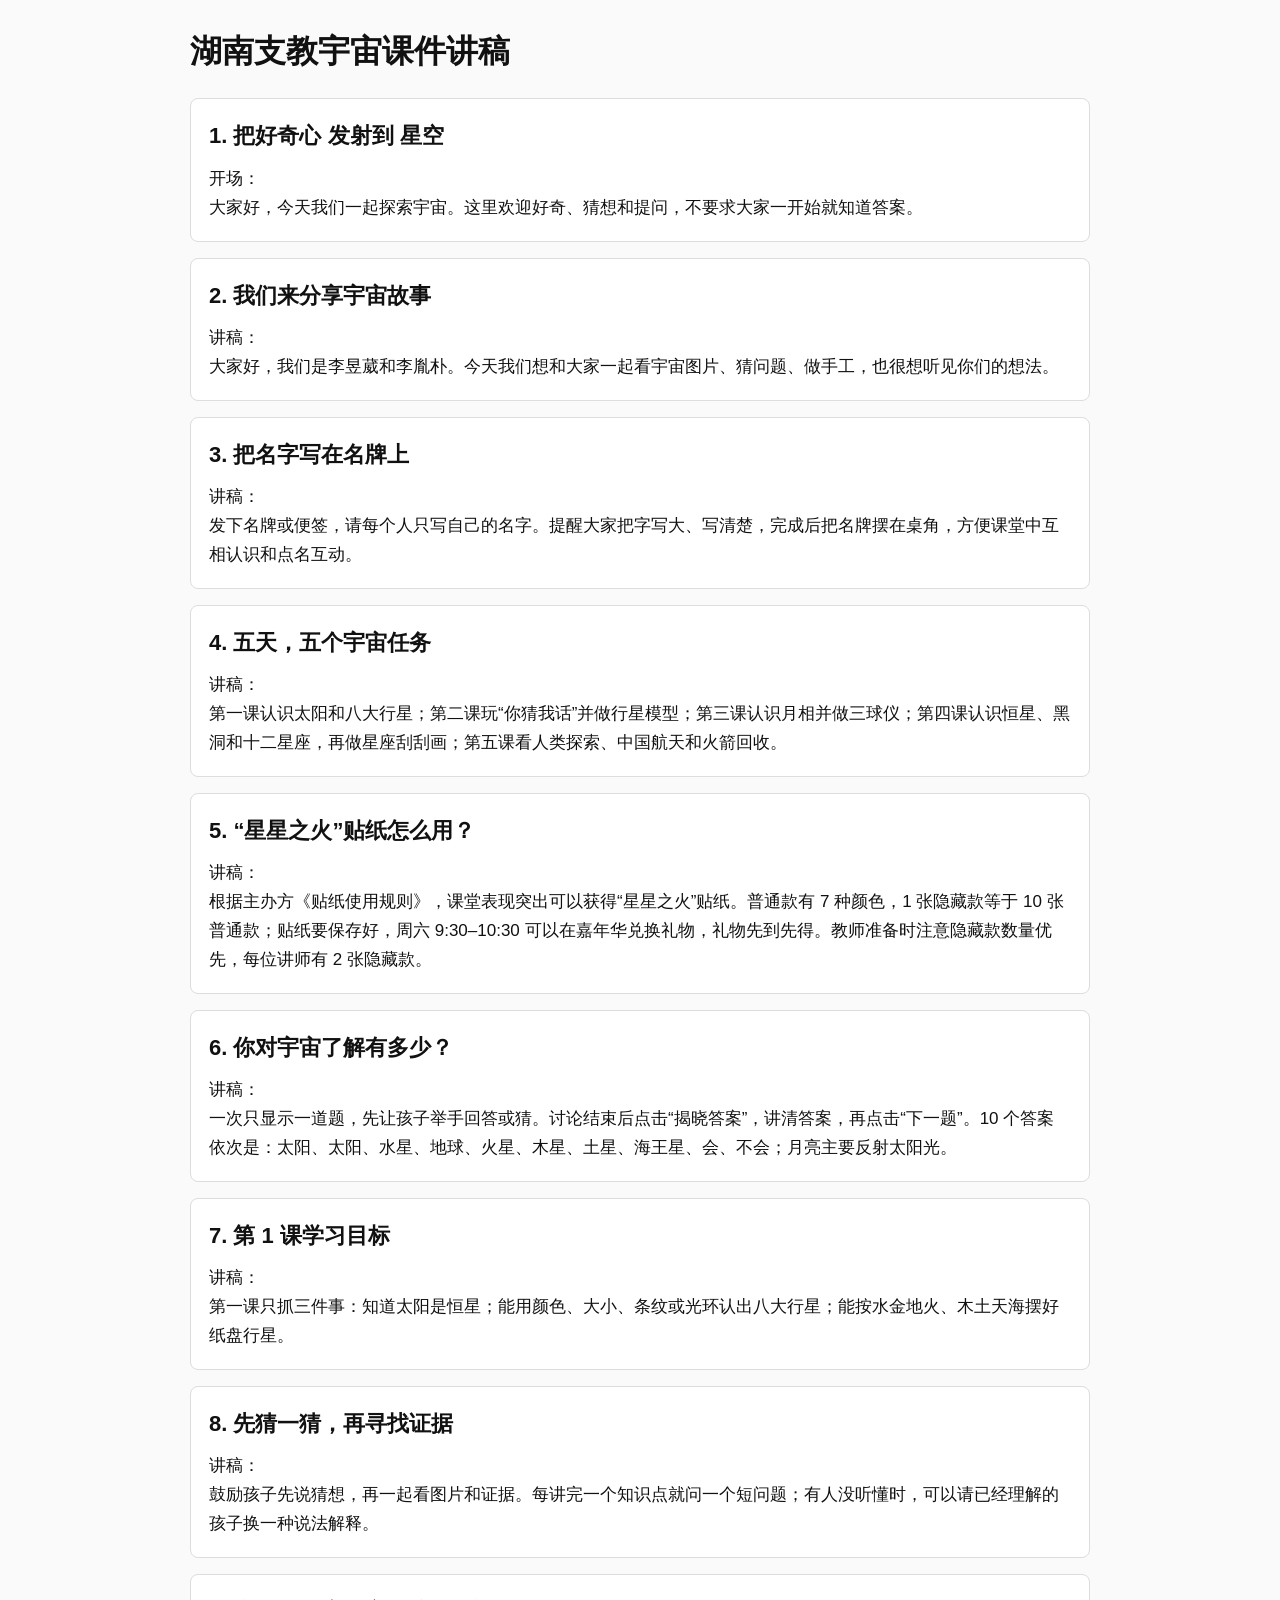
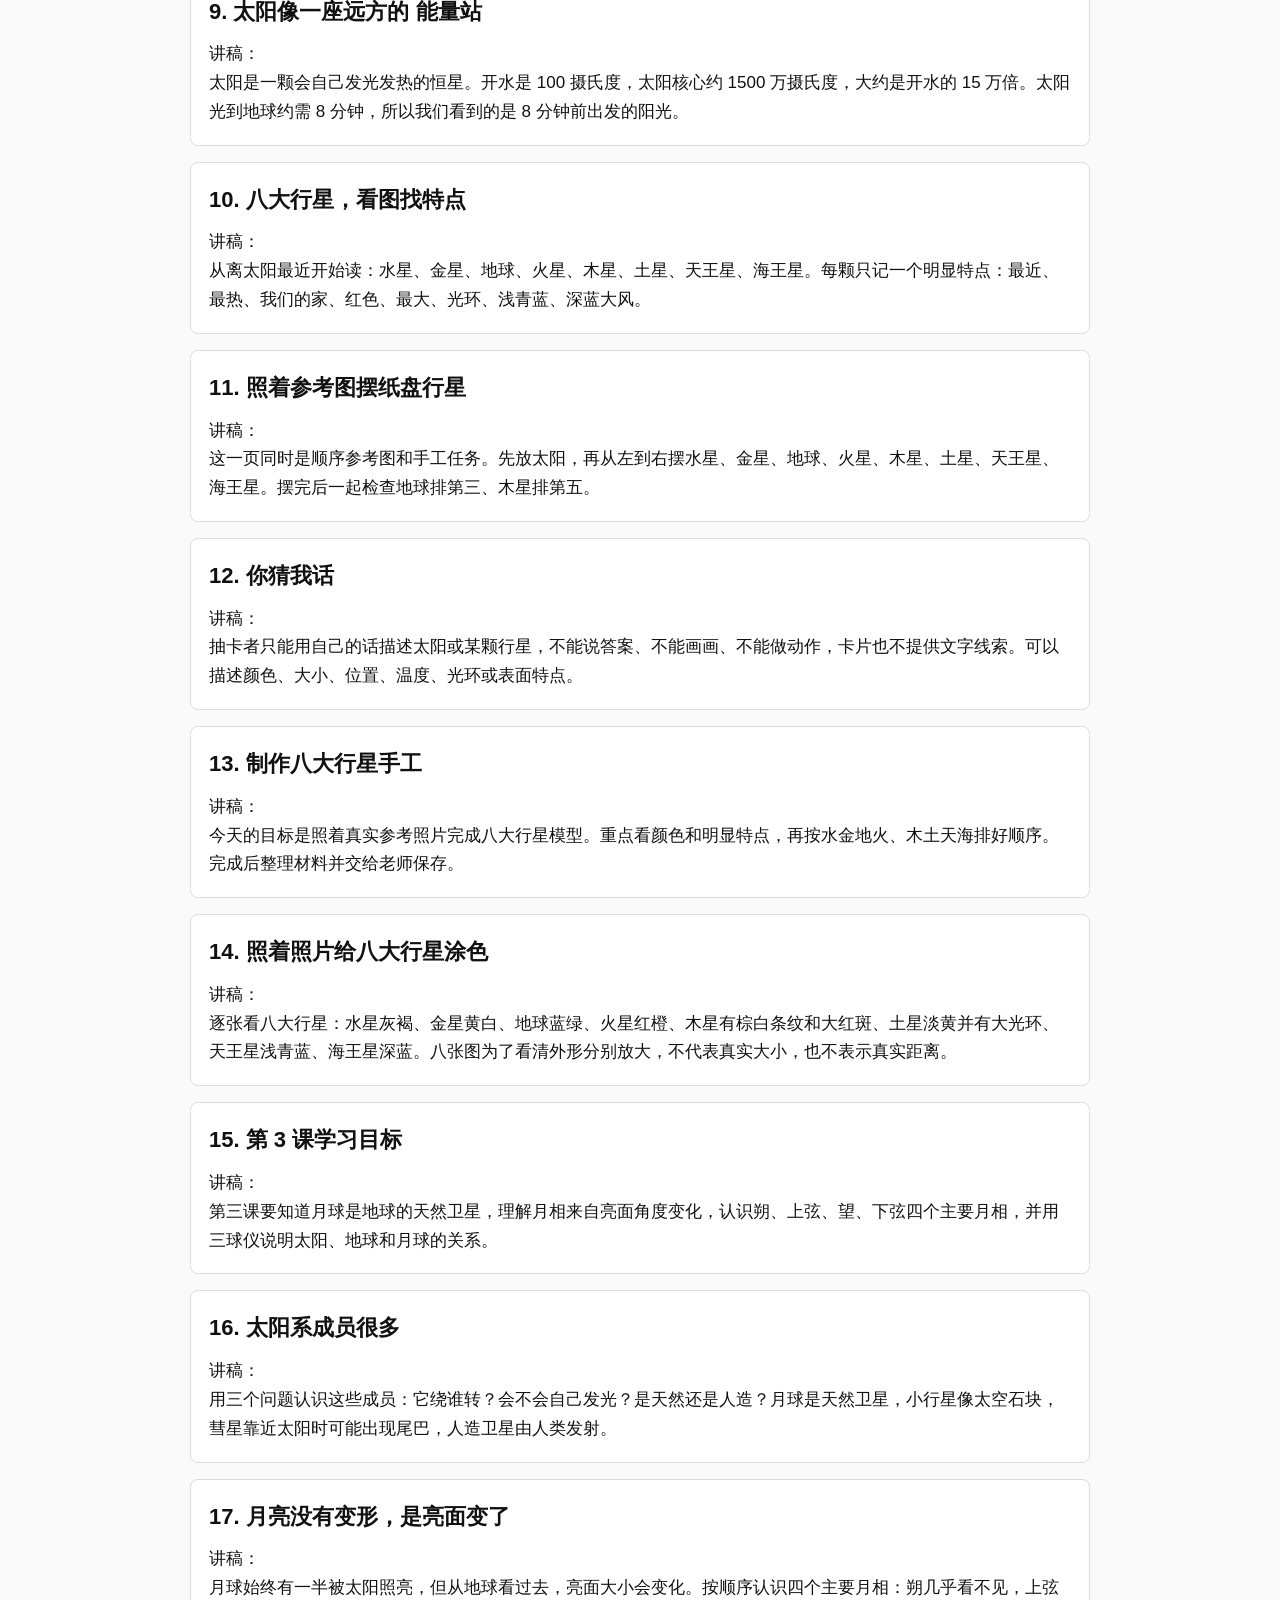
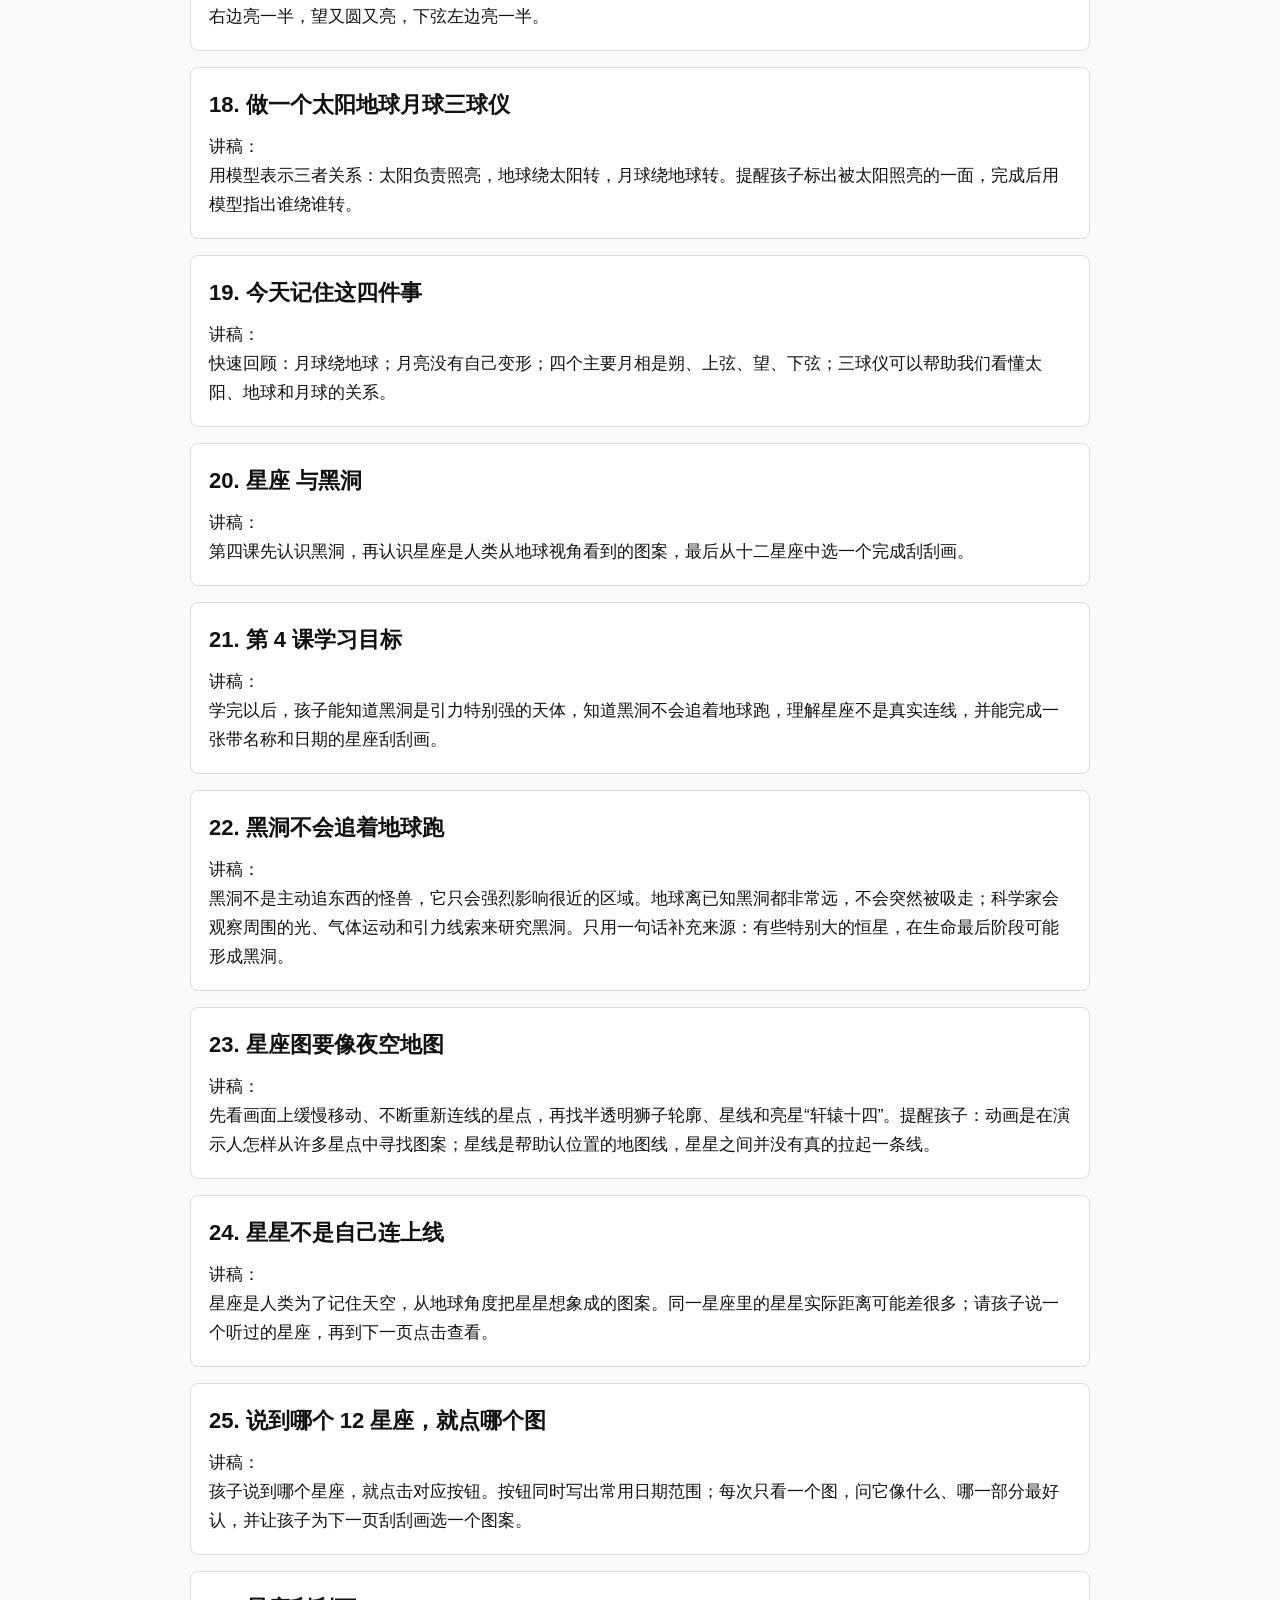
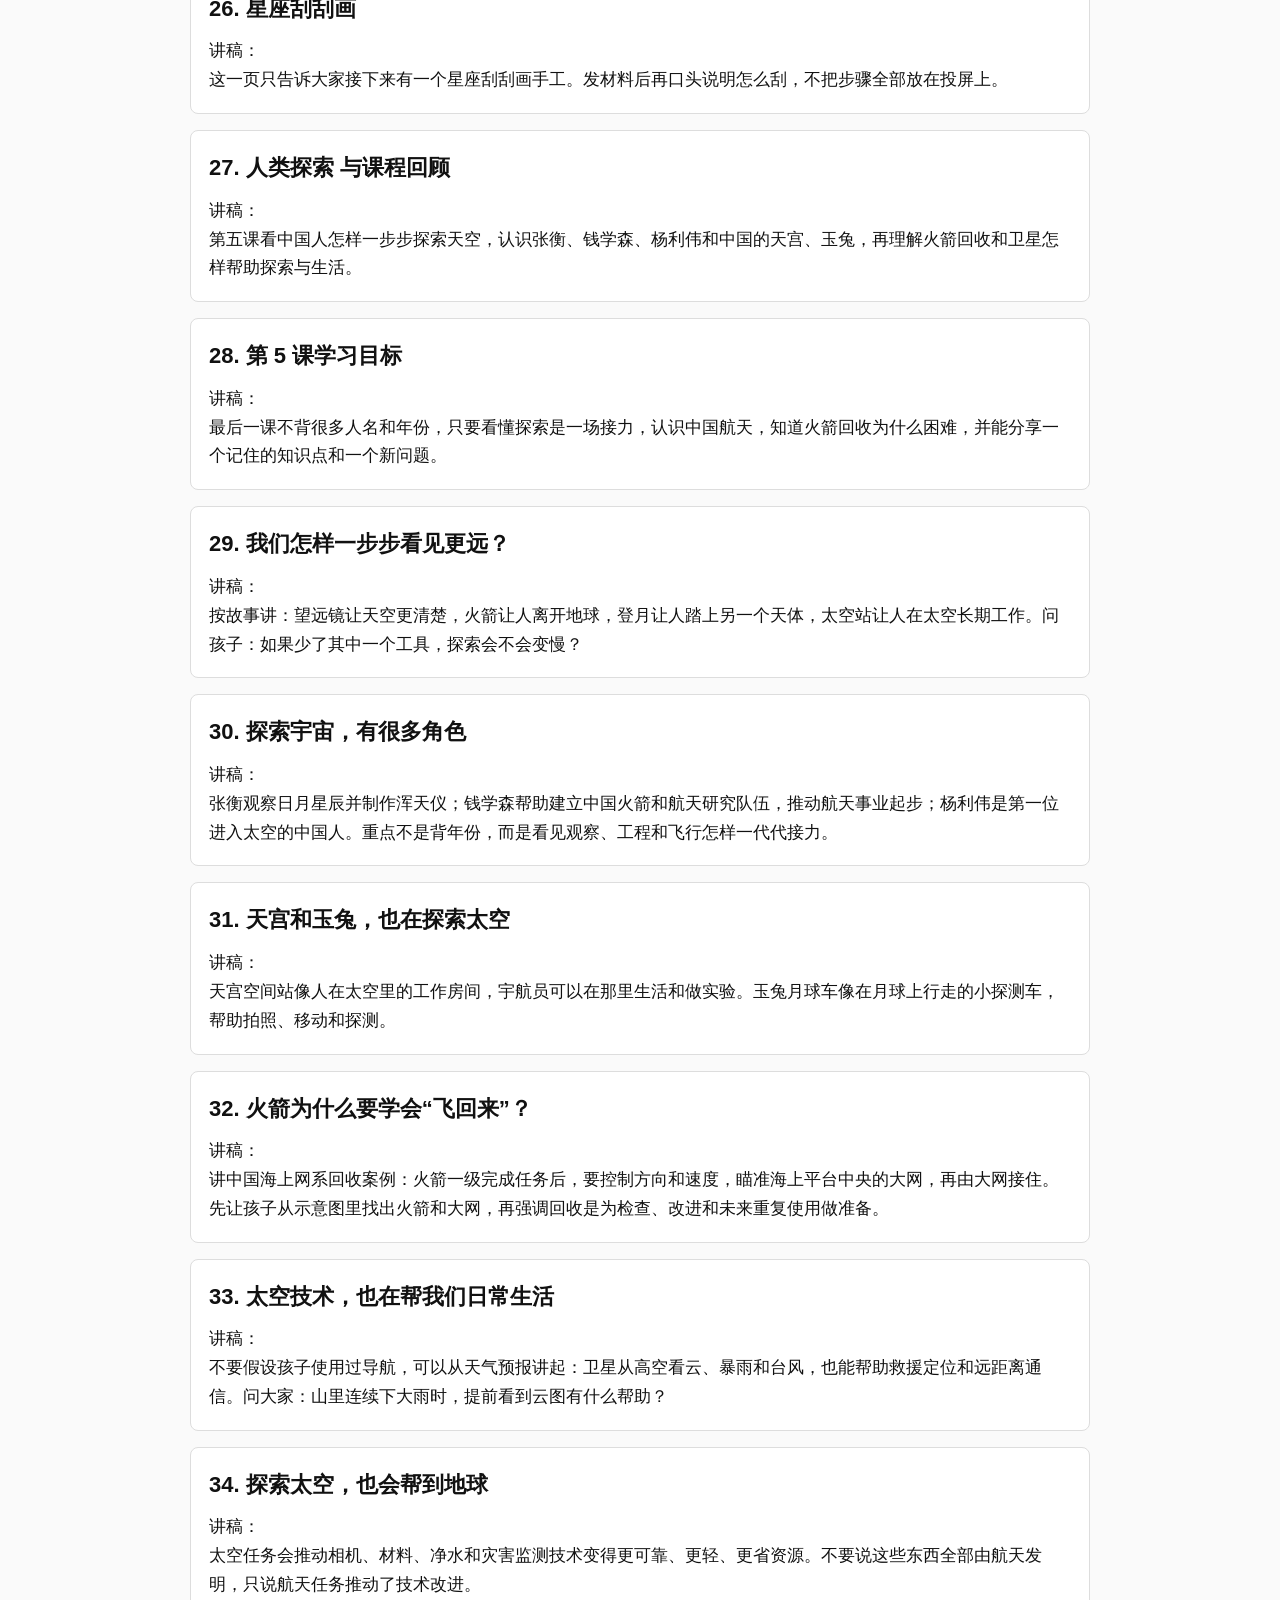
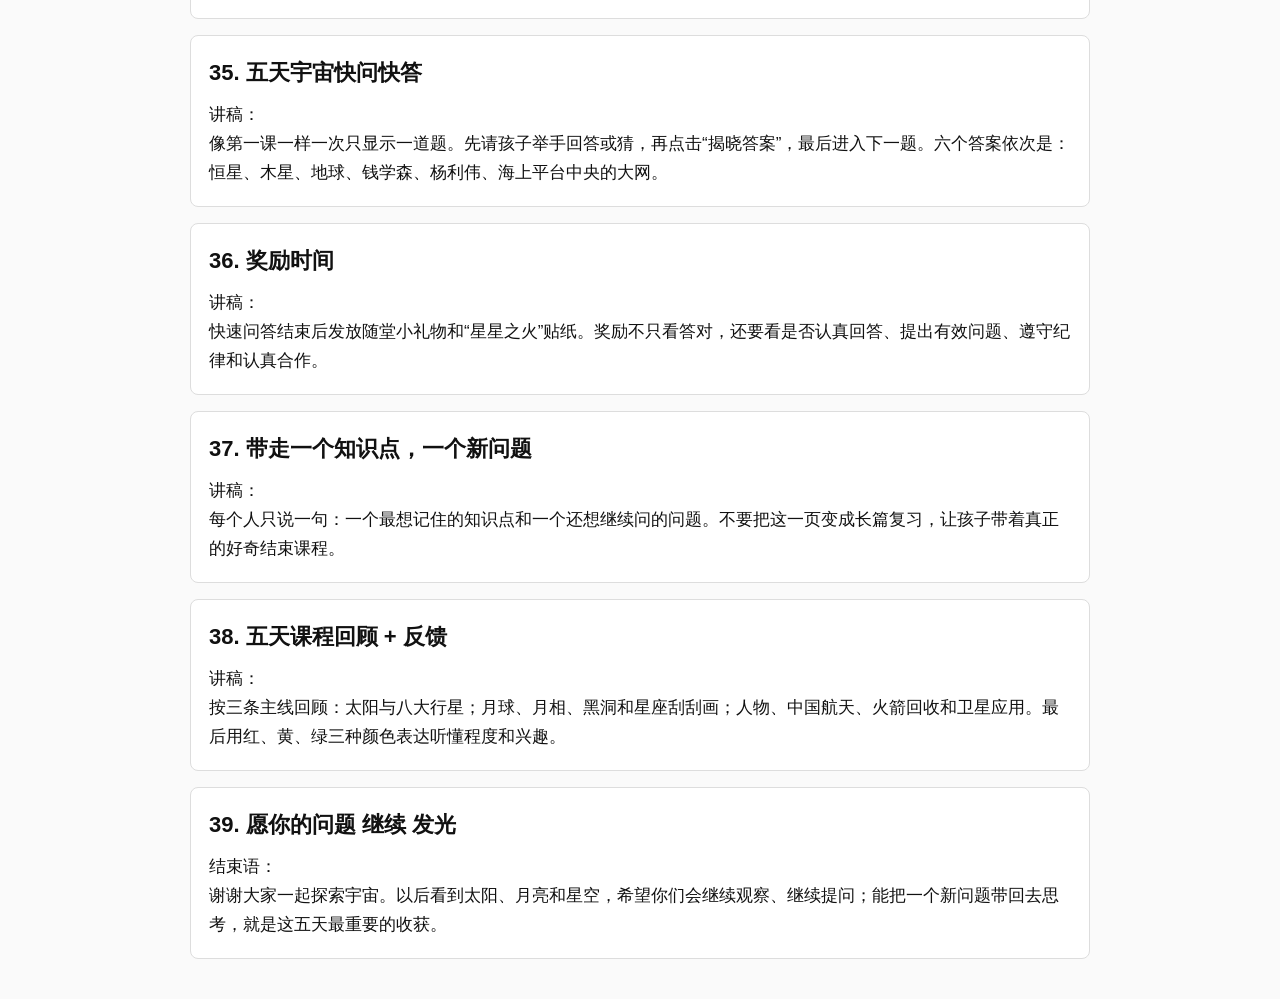
<file: teacher-notes.html>
<!DOCTYPE html>
<html lang="zh-CN">
<head><meta charset="utf-8"><meta name="viewport" content="width=device-width,initial-scale=1"><title>湖南支教宇宙课件讲稿</title><style>body{font-family:-apple-system,BlinkMacSystemFont,"Noto Sans SC",sans-serif;max-width:900px;margin:0 auto;padding:24px;line-height:1.7;background:#fafafa;color:#111}section{background:#fff;border:1px solid #ddd;border-radius:8px;padding:18px;margin:0 0 16px}h1{margin:0 0 20px}h2{font-size:22px;margin:0 0 10px;letter-spacing:0}p{font-size:17px;margin:0;white-space:pre-wrap}</style></head>
<body><h1>湖南支教宇宙课件讲稿</h1>
<section id="note-1"><h2>1. 把好奇心 发射到 星空</h2><p>开场：
大家好，今天我们一起探索宇宙。这里欢迎好奇、猜想和提问，不要求大家一开始就知道答案。</p></section>
<section id="note-2"><h2>2. 我们来分享宇宙故事</h2><p>讲稿：
大家好，我们是李昱葳和李胤朴。今天我们想和大家一起看宇宙图片、猜问题、做手工，也很想听见你们的想法。</p></section>
<section id="note-3"><h2>3. 把名字写在名牌上</h2><p>讲稿：
发下名牌或便签，请每个人只写自己的名字。提醒大家把字写大、写清楚，完成后把名牌摆在桌角，方便课堂中互相认识和点名互动。</p></section>
<section id="note-4"><h2>4. 五天，五个宇宙任务</h2><p>讲稿：
第一课认识太阳和八大行星；第二课玩“你猜我话”并做行星模型；第三课认识月相并做三球仪；第四课认识恒星、黑洞和十二星座，再做星座刮刮画；第五课看人类探索、中国航天和火箭回收。</p></section>
<section id="note-5"><h2>5. “星星之火”贴纸怎么用？</h2><p>讲稿：
根据主办方《贴纸使用规则》，课堂表现突出可以获得“星星之火”贴纸。普通款有 7 种颜色，1 张隐藏款等于 10 张普通款；贴纸要保存好，周六 9:30–10:30 可以在嘉年华兑换礼物，礼物先到先得。教师准备时注意隐藏款数量优先，每位讲师有 2 张隐藏款。</p></section>
<section id="note-6"><h2>6. 你对宇宙了解有多少？</h2><p>讲稿：
一次只显示一道题，先让孩子举手回答或猜。讨论结束后点击“揭晓答案”，讲清答案，再点击“下一题”。10 个答案依次是：太阳、太阳、水星、地球、火星、木星、土星、海王星、会、不会；月亮主要反射太阳光。</p></section>
<section id="note-7"><h2>7. 第 1 课学习目标</h2><p>讲稿：
第一课只抓三件事：知道太阳是恒星；能用颜色、大小、条纹或光环认出八大行星；能按水金地火、木土天海摆好纸盘行星。</p></section>
<section id="note-8"><h2>8. 先猜一猜，再寻找证据</h2><p>讲稿：
鼓励孩子先说猜想，再一起看图片和证据。每讲完一个知识点就问一个短问题；有人没听懂时，可以请已经理解的孩子换一种说法解释。</p></section>
<section id="note-9"><h2>9. 太阳像一座远方的 能量站</h2><p>讲稿：
太阳是一颗会自己发光发热的恒星。开水是 100 摄氏度，太阳核心约 1500 万摄氏度，大约是开水的 15 万倍。太阳光到地球约需 8 分钟，所以我们看到的是 8 分钟前出发的阳光。</p></section>
<section id="note-10"><h2>10. 八大行星，看图找特点</h2><p>讲稿：
从离太阳最近开始读：水星、金星、地球、火星、木星、土星、天王星、海王星。每颗只记一个明显特点：最近、最热、我们的家、红色、最大、光环、浅青蓝、深蓝大风。</p></section>
<section id="note-11"><h2>11. 照着参考图摆纸盘行星</h2><p>讲稿：
这一页同时是顺序参考图和手工任务。先放太阳，再从左到右摆水星、金星、地球、火星、木星、土星、天王星、海王星。摆完后一起检查地球排第三、木星排第五。</p></section>
<section id="note-12"><h2>12. 你猜我话</h2><p>讲稿：
抽卡者只能用自己的话描述太阳或某颗行星，不能说答案、不能画画、不能做动作，卡片也不提供文字线索。可以描述颜色、大小、位置、温度、光环或表面特点。</p></section>
<section id="note-13"><h2>13. 制作八大行星手工</h2><p>讲稿：
今天的目标是照着真实参考照片完成八大行星模型。重点看颜色和明显特点，再按水金地火、木土天海排好顺序。完成后整理材料并交给老师保存。</p></section>
<section id="note-14"><h2>14. 照着照片给八大行星涂色</h2><p>讲稿：
逐张看八大行星：水星灰褐、金星黄白、地球蓝绿、火星红橙、木星有棕白条纹和大红斑、土星淡黄并有大光环、天王星浅青蓝、海王星深蓝。八张图为了看清外形分别放大，不代表真实大小，也不表示真实距离。</p></section>
<section id="note-15"><h2>15. 第 3 课学习目标</h2><p>讲稿：
第三课要知道月球是地球的天然卫星，理解月相来自亮面角度变化，认识朔、上弦、望、下弦四个主要月相，并用三球仪说明太阳、地球和月球的关系。</p></section>
<section id="note-16"><h2>16. 太阳系成员很多</h2><p>讲稿：
用三个问题认识这些成员：它绕谁转？会不会自己发光？是天然还是人造？月球是天然卫星，小行星像太空石块，彗星靠近太阳时可能出现尾巴，人造卫星由人类发射。</p></section>
<section id="note-17"><h2>17. 月亮没有变形，是亮面变了</h2><p>讲稿：
月球始终有一半被太阳照亮，但从地球看过去，亮面大小会变化。按顺序认识四个主要月相：朔几乎看不见，上弦右边亮一半，望又圆又亮，下弦左边亮一半。</p></section>
<section id="note-18"><h2>18. 做一个太阳地球月球三球仪</h2><p>讲稿：
用模型表示三者关系：太阳负责照亮，地球绕太阳转，月球绕地球转。提醒孩子标出被太阳照亮的一面，完成后用模型指出谁绕谁转。</p></section>
<section id="note-19"><h2>19. 今天记住这四件事</h2><p>讲稿：
快速回顾：月球绕地球；月亮没有自己变形；四个主要月相是朔、上弦、望、下弦；三球仪可以帮助我们看懂太阳、地球和月球的关系。</p></section>
<section id="note-20"><h2>20. 星座 与黑洞</h2><p>讲稿：
第四课先认识黑洞，再认识星座是人类从地球视角看到的图案，最后从十二星座中选一个完成刮刮画。</p></section>
<section id="note-21"><h2>21. 第 4 课学习目标</h2><p>讲稿：
学完以后，孩子能知道黑洞是引力特别强的天体，知道黑洞不会追着地球跑，理解星座不是真实连线，并能完成一张带名称和日期的星座刮刮画。</p></section>
<section id="note-22"><h2>22. 黑洞不会追着地球跑</h2><p>讲稿：
黑洞不是主动追东西的怪兽，它只会强烈影响很近的区域。地球离已知黑洞都非常远，不会突然被吸走；科学家会观察周围的光、气体运动和引力线索来研究黑洞。只用一句话补充来源：有些特别大的恒星，在生命最后阶段可能形成黑洞。</p></section>
<section id="note-23"><h2>23. 星座图要像夜空地图</h2><p>讲稿：
先看画面上缓慢移动、不断重新连线的星点，再找半透明狮子轮廓、星线和亮星“轩辕十四”。提醒孩子：动画是在演示人怎样从许多星点中寻找图案；星线是帮助认位置的地图线，星星之间并没有真的拉起一条线。</p></section>
<section id="note-24"><h2>24. 星星不是自己连上线</h2><p>讲稿：
星座是人类为了记住天空，从地球角度把星星想象成的图案。同一星座里的星星实际距离可能差很多；请孩子说一个听过的星座，再到下一页点击查看。</p></section>
<section id="note-25"><h2>25. 说到哪个 12 星座，就点哪个图</h2><p>讲稿：
孩子说到哪个星座，就点击对应按钮。按钮同时写出常用日期范围；每次只看一个图，问它像什么、哪一部分最好认，并让孩子为下一页刮刮画选一个图案。</p></section>
<section id="note-26"><h2>26. 星座刮刮画</h2><p>讲稿：
这一页只告诉大家接下来有一个星座刮刮画手工。发材料后再口头说明怎么刮，不把步骤全部放在投屏上。</p></section>
<section id="note-27"><h2>27. 人类探索 与课程回顾</h2><p>讲稿：
第五课看中国人怎样一步步探索天空，认识张衡、钱学森、杨利伟和中国的天宫、玉兔，再理解火箭回收和卫星怎样帮助探索与生活。</p></section>
<section id="note-28"><h2>28. 第 5 课学习目标</h2><p>讲稿：
最后一课不背很多人名和年份，只要看懂探索是一场接力，认识中国航天，知道火箭回收为什么困难，并能分享一个记住的知识点和一个新问题。</p></section>
<section id="note-29"><h2>29. 我们怎样一步步看见更远？</h2><p>讲稿：
按故事讲：望远镜让天空更清楚，火箭让人离开地球，登月让人踏上另一个天体，太空站让人在太空长期工作。问孩子：如果少了其中一个工具，探索会不会变慢？</p></section>
<section id="note-30"><h2>30. 探索宇宙，有很多角色</h2><p>讲稿：
张衡观察日月星辰并制作浑天仪；钱学森帮助建立中国火箭和航天研究队伍，推动航天事业起步；杨利伟是第一位进入太空的中国人。重点不是背年份，而是看见观察、工程和飞行怎样一代代接力。</p></section>
<section id="note-31"><h2>31. 天宫和玉兔，也在探索太空</h2><p>讲稿：
天宫空间站像人在太空里的工作房间，宇航员可以在那里生活和做实验。玉兔月球车像在月球上行走的小探测车，帮助拍照、移动和探测。</p></section>
<section id="note-32"><h2>32. 火箭为什么要学会“飞回来”？</h2><p>讲稿：
讲中国海上网系回收案例：火箭一级完成任务后，要控制方向和速度，瞄准海上平台中央的大网，再由大网接住。先让孩子从示意图里找出火箭和大网，再强调回收是为检查、改进和未来重复使用做准备。</p></section>
<section id="note-33"><h2>33. 太空技术，也在帮我们日常生活</h2><p>讲稿：
不要假设孩子使用过导航，可以从天气预报讲起：卫星从高空看云、暴雨和台风，也能帮助救援定位和远距离通信。问大家：山里连续下大雨时，提前看到云图有什么帮助？</p></section>
<section id="note-34"><h2>34. 探索太空，也会帮到地球</h2><p>讲稿：
太空任务会推动相机、材料、净水和灾害监测技术变得更可靠、更轻、更省资源。不要说这些东西全部由航天发明，只说航天任务推动了技术改进。</p></section>
<section id="note-35"><h2>35. 五天宇宙快问快答</h2><p>讲稿：
像第一课一样一次只显示一道题。先请孩子举手回答或猜，再点击“揭晓答案”，最后进入下一题。六个答案依次是：恒星、木星、地球、钱学森、杨利伟、海上平台中央的大网。</p></section>
<section id="note-36"><h2>36. 奖励时间</h2><p>讲稿：
快速问答结束后发放随堂小礼物和“星星之火”贴纸。奖励不只看答对，还要看是否认真回答、提出有效问题、遵守纪律和认真合作。</p></section>
<section id="note-37"><h2>37. 带走一个知识点，一个新问题</h2><p>讲稿：
每个人只说一句：一个最想记住的知识点和一个还想继续问的问题。不要把这一页变成长篇复习，让孩子带着真正的好奇结束课程。</p></section>
<section id="note-38"><h2>38. 五天课程回顾 + 反馈</h2><p>讲稿：
按三条主线回顾：太阳与八大行星；月球、月相、黑洞和星座刮刮画；人物、中国航天、火箭回收和卫星应用。最后用红、黄、绿三种颜色表达听懂程度和兴趣。</p></section>
<section id="note-39"><h2>39. 愿你的问题 继续 发光</h2><p>结束语：
谢谢大家一起探索宇宙。以后看到太阳、月亮和星空，希望你们会继续观察、继续提问；能把一个新问题带回去思考，就是这五天最重要的收获。</p></section>
</body></html>
</file>
<file: assets/fonts.css>
/* html-ppt :: shared webfonts */
@import url('https://fonts.googleapis.com/css2?family=Inter:wght@200;300;400;500;600;700;800;900&display=swap');
@import url('https://fonts.googleapis.com/css2?family=Noto+Sans+SC:wght@200;300;400;500;600;700;900&display=swap');
@import url('https://fonts.googleapis.com/css2?family=Noto+Serif+SC:wght@300;400;600;700&display=swap');
@import url('https://fonts.googleapis.com/css2?family=JetBrains+Mono:wght@400;500;700&display=swap');
@import url('https://fonts.googleapis.com/css2?family=Playfair+Display:ital,wght@0,400;0,600;0,800;1,400&display=swap');
@import url('https://fonts.googleapis.com/css2?family=Space+Grotesk:wght@300;400;500;600;700&display=swap');
@import url('https://fonts.googleapis.com/css2?family=IBM+Plex+Mono:wght@300;400;500;700&display=swap');
@import url('https://fonts.googleapis.com/css2?family=Archivo+Black&display=swap');
</file>
<file: assets/base.css>
/* html-ppt :: base.css — reset + shared tokens + layout primitives */
/* Default tokens. Themes in assets/themes/*.css override the :root block. */
:root {
  --bg: #ffffff;
  --bg-soft: #f7f7f8;
  --surface: #ffffff;
  --surface-2: #f2f2f4;
  --border: rgba(0,0,0,.08);
  --border-strong: rgba(0,0,0,.16);
  --text-1: #111216;
  --text-2: #55596a;
  --text-3: #8a8f9e;
  --accent: #3b6cff;
  --accent-2: #7a5cff;
  --accent-3: #ff5c8a;
  --good: #1aaf6c;
  --warn: #f5a524;
  --bad:  #e0445a;
  --grad: linear-gradient(135deg,#3b6cff,#7a5cff 55%,#ff5c8a);
  --grad-soft: linear-gradient(135deg,#eef2ff,#f5ecff 55%,#ffeef5);
  --radius: 18px;
  --radius-sm: 12px;
  --radius-lg: 26px;
  --shadow: 0 10px 30px rgba(18,24,40,.08), 0 2px 6px rgba(18,24,40,.04);
  --shadow-lg: 0 24px 60px rgba(18,24,40,.14), 0 6px 16px rgba(18,24,40,.06);
  --font-sans: 'Inter','Noto Sans SC',-apple-system,BlinkMacSystemFont,Helvetica,Arial,sans-serif;
  --font-serif: 'Playfair Display','Noto Serif SC',Georgia,serif;
  --font-mono: 'JetBrains Mono','IBM Plex Mono',SFMono-Regular,Menlo,monospace;
  --font-display: var(--font-sans);
  --letter-tight: -.03em;
  --letter-normal: -.01em;
  --ease: cubic-bezier(.4,0,.2,1);
}

*,*::before,*::after{box-sizing:border-box}
html,body{margin:0;padding:0;background:var(--bg);color:var(--text-1);
  font-family:var(--font-sans);font-weight:400;line-height:1.6;
  -webkit-font-smoothing:antialiased;-moz-osx-font-smoothing:grayscale;
  letter-spacing:var(--letter-normal)}
img,svg,video{max-width:100%;display:block}
a{color:var(--accent);text-decoration:none}
a:hover{text-decoration:underline}
code,kbd,pre,samp{font-family:var(--font-mono)}

/* ================= SLIDE SYSTEM ================= */
.deck{position:relative;width:100vw;height:100vh;overflow:hidden;background:var(--bg)}
.slide{
  position:absolute;inset:0;
  display:flex;flex-direction:column;justify-content:center;
  padding:72px 96px;
  box-sizing:border-box;
  opacity:0;pointer-events:none;
  transition:opacity .5s var(--ease), transform .5s var(--ease);
  transform:translateX(30px);
  overflow:hidden;
}
.slide.is-active{opacity:1;pointer-events:auto;transform:translateX(0);z-index:2}
.slide.is-prev{transform:translateX(-30px)}

/* single-page standalone (used when a layout file is opened directly) */
body.single .slide{position:relative;width:100vw;height:100vh;opacity:1;transform:none;pointer-events:auto}

/* ================= TYPOGRAPHY ================= */
.eyebrow{font-size:13px;font-weight:500;letter-spacing:.16em;text-transform:uppercase;color:var(--text-3)}
.kicker{font-size:14px;font-weight:600;color:var(--accent);letter-spacing:.08em;text-transform:uppercase}
h1.title,.h1{font-family:var(--font-display);font-size:72px;line-height:1.05;font-weight:800;letter-spacing:var(--letter-tight);margin:0 0 18px;color:var(--text-1)}
h2.title,.h2{font-family:var(--font-display);font-size:54px;line-height:1.1;font-weight:700;letter-spacing:var(--letter-tight);margin:0 0 14px}
h3,.h3{font-size:32px;line-height:1.2;font-weight:600;letter-spacing:var(--letter-normal);margin:0 0 10px}
h4,.h4{font-size:22px;line-height:1.3;font-weight:600;margin:0 0 8px}
.lede{font-size:22px;line-height:1.55;color:var(--text-2);font-weight:300;max-width:62ch}
.dim{color:var(--text-2)}
.dim2{color:var(--text-3)}
.mono{font-family:var(--font-mono)}
.serif{font-family:var(--font-serif)}
.gradient-text{background:var(--grad);-webkit-background-clip:text;background-clip:text;-webkit-text-fill-color:transparent;color:transparent}

/* ================= LAYOUT PRIMITIVES ================= */
.stack>*+*{margin-top:14px}
.row{display:flex;gap:24px;align-items:center}
.row.wrap{flex-wrap:wrap}
.grid{display:grid;gap:24px}
.g2{grid-template-columns:repeat(2,1fr)}
.g3{grid-template-columns:repeat(3,1fr)}
.g4{grid-template-columns:repeat(4,1fr)}
.center{display:flex;align-items:center;justify-content:center;text-align:center}
.fill{flex:1}
.sp-t{padding-top:24px}.sp-b{padding-bottom:24px}
.mt-s{margin-top:8px}.mt-m{margin-top:18px}.mt-l{margin-top:32px}
.mb-s{margin-bottom:8px}.mb-m{margin-bottom:18px}.mb-l{margin-bottom:32px}

/* ================= CARDS ================= */
.card{background:var(--surface);border:1px solid var(--border);border-radius:var(--radius);
  padding:26px 28px;box-shadow:var(--shadow);position:relative;overflow:hidden}
.card-soft{background:var(--surface-2);border:1px solid var(--border)}
.card-outline{background:transparent;border:1.5px solid var(--border-strong);box-shadow:none}
.card-accent{background:var(--surface);border-top:3px solid var(--accent)}
.card-hover{transition:transform .3s var(--ease),box-shadow .3s var(--ease)}
.card-hover:hover{transform:translateY(-4px);box-shadow:var(--shadow-lg)}

.pill{display:inline-block;padding:4px 12px;border-radius:999px;font-size:12px;font-weight:500;
  background:var(--surface-2);color:var(--text-2);border:1px solid var(--border)}
.pill-accent{background:color-mix(in srgb,var(--accent) 12%,transparent);color:var(--accent);border-color:color-mix(in srgb,var(--accent) 28%,transparent)}

/* ================= BARS / DIVIDERS ================= */
.divider{height:1px;background:var(--border);width:100%}
.divider-accent{height:3px;width:72px;background:var(--accent);border-radius:2px}

/* ================= CHROME (header/footer/progress) ================= */
.deck-header{position:absolute;top:24px;left:40px;right:40px;display:flex;align-items:center;justify-content:space-between;
  font-size:12px;color:var(--text-3);letter-spacing:.12em;text-transform:uppercase;z-index:10;pointer-events:none}
.deck-footer{position:absolute;bottom:24px;left:40px;right:40px;display:flex;align-items:center;justify-content:space-between;
  font-size:12px;color:var(--text-3);z-index:10;pointer-events:none}
.slide-number::before{content:attr(data-current)}
.slide-number::after{content:" / " attr(data-total)}
.progress-bar{position:fixed;left:0;right:0;bottom:0;height:3px;background:transparent;z-index:20}
.progress-bar > span{display:block;height:100%;width:0;background:var(--accent);transition:width .3s var(--ease)}

/* ================= PRESENTER / OVERVIEW ================= */
.notes{display:none!important}
.notes-overlay{position:fixed;inset:auto 0 0 0;max-height:42vh;background:rgba(20,22,30,.95);color:#e8ebf4;
  padding:20px 32px;font-size:16px;line-height:1.6;border-top:1px solid rgba(255,255,255,.1);transform:translateY(100%);
  transition:transform .3s var(--ease);z-index:40;overflow:auto;font-family:var(--font-sans)}
.notes-overlay.open{transform:translateY(0)}
.overview{position:fixed;inset:0;background:rgba(10,12,18,.92);backdrop-filter:blur(12px);z-index:50;
  display:none;padding:40px;overflow:auto}
.overview.open{display:grid;grid-template-columns:repeat(4,1fr);gap:20px;align-content:start}
.overview .thumb{background:var(--surface);border:1px solid var(--border);border-radius:12px;
  aspect-ratio:16/9;overflow:hidden;cursor:pointer;position:relative;color:var(--text-1);padding:16px;
  font-size:11px;transition:transform .2s var(--ease)}
.overview .thumb:hover{transform:scale(1.04)}
.overview .thumb .n{position:absolute;top:8px;left:10px;font-weight:700;font-size:14px;color:var(--text-3)}
.overview .thumb .t{position:absolute;bottom:10px;left:14px;right:14px;font-weight:600;color:var(--text-1)}

/* ================= PRESENTER VIEW ================= */
/* Presenter view opens in a separate popup window (S key).
 * All presenter styles are self-contained in the popup HTML generated by runtime.js.
 * The audience window (this file) is NOT affected — it stays as normal deck view.
 * Only the .notes class below is needed to hide speaker notes from audience. */

/* ================= UTILITY ================= */
.hidden{display:none!important}
.nowrap{white-space:nowrap}
.tr{text-align:right}.tc{text-align:center}.tl{text-align:left}
.uppercase{text-transform:uppercase;letter-spacing:.12em}

/* ================= PRINT ================= */
@media print{
  .slide{position:relative;opacity:1!important;transform:none!important;page-break-after:always;height:100vh}
  .deck-header,.deck-footer,.progress-bar,.notes-overlay,.overview{display:none!important}
}
</file>
<file: assets/animations/animations.css>
/* html-ppt :: animations.css
 * Apply by adding class="anim-<name>" or data-anim="<name>".
 * Durations are deliberately snappy; tweak --anim-dur per element.
 */
:root{--anim-dur:.7s;--anim-ease:cubic-bezier(.4,0,.2,1)}

/* ---------- FADE DIRECTIONALS ---------- */
@keyframes kf-fade-up{from{opacity:0;transform:translateY(32px)}to{opacity:1;transform:none}}
@keyframes kf-fade-down{from{opacity:0;transform:translateY(-32px)}to{opacity:1;transform:none}}
@keyframes kf-fade-left{from{opacity:0;transform:translateX(-40px)}to{opacity:1;transform:none}}
@keyframes kf-fade-right{from{opacity:0;transform:translateX(40px)}to{opacity:1;transform:none}}
.anim-fade-up{animation:kf-fade-up var(--anim-dur) var(--anim-ease) both}
.anim-fade-down{animation:kf-fade-down var(--anim-dur) var(--anim-ease) both}
.anim-fade-left{animation:kf-fade-left var(--anim-dur) var(--anim-ease) both}
.anim-fade-right{animation:kf-fade-right var(--anim-dur) var(--anim-ease) both}

/* ---------- RISE / DROP / ZOOM / BLUR / GLITCH ---------- */
@keyframes kf-rise{from{opacity:0;transform:translateY(60px) scale(.97);filter:blur(6px)}to{opacity:1;transform:none;filter:none}}
@keyframes kf-drop{from{opacity:0;transform:translateY(-60px) scale(.97)}to{opacity:1;transform:none}}
@keyframes kf-zoom{0%{opacity:0;transform:scale(.6)}60%{transform:scale(1.04)}100%{opacity:1;transform:scale(1)}}
@keyframes kf-blur{from{opacity:0;filter:blur(18px)}to{opacity:1;filter:none}}
@keyframes kf-glitch{0%{opacity:0;transform:translateX(0);clip-path:inset(0 0 0 0)}
  20%{opacity:1;transform:translateX(-6px);clip-path:inset(20% 0 30% 0)}
  40%{transform:translateX(4px);clip-path:inset(50% 0 10% 0)}
  60%{transform:translateX(-3px);clip-path:inset(10% 0 60% 0)}
  80%{transform:translateX(2px);clip-path:inset(0 0 0 0)}
  100%{opacity:1;transform:none}}
.anim-rise-in{animation:kf-rise .9s var(--anim-ease) both}
.anim-drop-in{animation:kf-drop .8s var(--anim-ease) both}
.anim-zoom-pop{animation:kf-zoom .7s cubic-bezier(.22,1.3,.36,1) both}
.anim-blur-in{animation:kf-blur .8s var(--anim-ease) both}
.anim-glitch-in{animation:kf-glitch .8s steps(5,end) both}

/* ---------- TYPEWRITER ---------- */
.anim-typewriter{display:inline-block;overflow:hidden;white-space:nowrap;border-right:2px solid currentColor;
  width:0;animation:kf-type 2.4s steps(40,end) forwards, kf-caret 1s step-end infinite}
@keyframes kf-type{to{width:100%}}
@keyframes kf-caret{50%{border-color:transparent}}

/* ---------- GLOW / SHIMMER / GRADIENT-FLOW ---------- */
@keyframes kf-neon{0%,100%{text-shadow:0 0 8px var(--accent),0 0 20px var(--accent)}
  50%{text-shadow:0 0 16px var(--accent),0 0 40px var(--accent),0 0 80px var(--accent)}}
.anim-neon-glow{animation:kf-neon 2s ease-in-out infinite}

.anim-shimmer-sweep{position:relative;overflow:hidden}
.anim-shimmer-sweep::after{content:"";position:absolute;inset:0;
  background:linear-gradient(110deg,transparent 40%,rgba(255,255,255,.55) 50%,transparent 60%);
  transform:translateX(-100%);animation:kf-shimmer 2.4s var(--anim-ease) infinite}
@keyframes kf-shimmer{to{transform:translateX(100%)}}

.anim-gradient-flow{background:linear-gradient(90deg,var(--accent),var(--accent-2,var(--accent)),var(--accent-3,var(--accent)),var(--accent));
  background-size:300% 100%;-webkit-background-clip:text;background-clip:text;color:transparent;-webkit-text-fill-color:transparent;
  animation:kf-gradflow 4s linear infinite}
@keyframes kf-gradflow{to{background-position:300% 0}}

/* ---------- STAGGER LIST ---------- */
.anim-stagger-list > *{opacity:0;animation:kf-rise .65s var(--anim-ease) both}
.anim-stagger-list > *:nth-child(1){animation-delay:.05s}
.anim-stagger-list > *:nth-child(2){animation-delay:.15s}
.anim-stagger-list > *:nth-child(3){animation-delay:.25s}
.anim-stagger-list > *:nth-child(4){animation-delay:.35s}
.anim-stagger-list > *:nth-child(5){animation-delay:.45s}
.anim-stagger-list > *:nth-child(6){animation-delay:.55s}
.anim-stagger-list > *:nth-child(7){animation-delay:.65s}
.anim-stagger-list > *:nth-child(8){animation-delay:.75s}
.anim-stagger-list > *:nth-child(n+9){animation-delay:.85s}

/* ---------- COUNTER-UP (JS-driven, marker class only) ---------- */
.counter{font-variant-numeric:tabular-nums}

/* ---------- SVG PATH DRAW ---------- */
.anim-path-draw path,.anim-path-draw line,.anim-path-draw polyline,.anim-path-draw circle,.anim-path-draw rect{
  stroke-dasharray:1000;stroke-dashoffset:1000;animation:kf-draw 2s var(--anim-ease) forwards}
@keyframes kf-draw{to{stroke-dashoffset:0}}

/* ---------- PARALLAX TILT (hover) ---------- */
.anim-parallax-tilt{transform-style:preserve-3d;transition:transform .4s var(--anim-ease)}
.anim-parallax-tilt:hover{transform:perspective(900px) rotateX(6deg) rotateY(-8deg) translateZ(10px)}

/* ---------- CARD FLIP 3D ---------- */
@keyframes kf-flip{from{transform:perspective(1200px) rotateY(-90deg);opacity:0}
  to{transform:perspective(1200px) rotateY(0);opacity:1}}
.anim-card-flip-3d{animation:kf-flip .9s var(--anim-ease) both;transform-style:preserve-3d;backface-visibility:hidden}

/* ---------- CUBE ROTATE 3D ---------- */
@keyframes kf-cube{from{transform:perspective(1200px) rotateX(20deg) rotateY(-90deg) translateZ(-200px);opacity:0}
  to{transform:perspective(1200px) rotateX(0) rotateY(0) translateZ(0);opacity:1}}
.anim-cube-rotate-3d{animation:kf-cube 1s var(--anim-ease) both}

/* ---------- PAGE TURN 3D ---------- */
@keyframes kf-pageturn{from{transform:perspective(1600px) rotateY(-85deg);transform-origin:left center;opacity:0}
  to{transform:perspective(1600px) rotateY(0);opacity:1}}
.anim-page-turn-3d{animation:kf-pageturn 1s var(--anim-ease) both;transform-origin:left center}

/* ---------- PERSPECTIVE ZOOM ---------- */
@keyframes kf-pzoom{from{opacity:0;transform:perspective(1400px) translateZ(-400px) rotateX(12deg)}
  to{opacity:1;transform:none}}
.anim-perspective-zoom{animation:kf-pzoom 1s var(--anim-ease) both}

/* ---------- MARQUEE SCROLL ---------- */
.anim-marquee-scroll{display:flex;gap:48px;white-space:nowrap;animation:kf-marquee 20s linear infinite}
@keyframes kf-marquee{from{transform:translateX(0)}to{transform:translateX(-50%)}}

/* ---------- KEN BURNS ---------- */
@keyframes kf-kenburns{0%{transform:scale(1) translate(0,0)}100%{transform:scale(1.15) translate(-2%,-1%)}}
.anim-kenburns{animation:kf-kenburns 14s ease-in-out infinite alternate}

/* ---------- CONFETTI BURST (pseudo — pure CSS sparkles) ---------- */
.anim-confetti-burst{position:relative}
.anim-confetti-burst::before,.anim-confetti-burst::after{
  content:"";position:absolute;top:50%;left:50%;width:8px;height:8px;border-radius:50%;
  background:var(--accent);box-shadow:
    20px -30px 0 var(--accent-2,var(--accent)),-25px -20px 0 var(--accent-3,var(--accent)),
    30px 20px 0 var(--good,#1aaf6c),-30px 25px 0 var(--warn,#f5a524),
    40px -10px 0 var(--bad,#e0445a),-45px 0 0 var(--accent),
    10px 40px 0 var(--accent-2,var(--accent)),-15px -40px 0 var(--accent-3,var(--accent));
  opacity:0;animation:kf-confetti 1.2s var(--anim-ease) forwards}
.anim-confetti-burst::after{animation-delay:.15s;transform:rotate(45deg)}
@keyframes kf-confetti{0%{opacity:0;transform:scale(.2)}30%{opacity:1}100%{opacity:0;transform:scale(2.2)}}

/* ---------- SPOTLIGHT ---------- */
@keyframes kf-spot{0%{clip-path:circle(0% at 50% 50%)}100%{clip-path:circle(140% at 50% 50%)}}
.anim-spotlight{animation:kf-spot 1.1s var(--anim-ease) both}

/* ---------- MORPH SHAPE (SVG) ---------- */
.anim-morph-shape path{animation:kf-morph 6s ease-in-out infinite alternate}
@keyframes kf-morph{0%{d:path("M60,120 Q120,20 180,120 T300,120")}
  100%{d:path("M60,120 Q120,220 180,120 T300,120")}}

/* ---------- RIPPLE REVEAL ---------- */
@keyframes kf-ripple{0%{clip-path:circle(0% at 20% 80%);opacity:.4}
  100%{clip-path:circle(160% at 20% 80%);opacity:1}}
.anim-ripple-reveal{animation:kf-ripple 1.2s var(--anim-ease) both}

/* reduced motion */
@media (prefers-reduced-motion: reduce){
  [class*="anim-"]{animation:none!important;transition:none!important}
}
</file>
<file: style.css>
:root {
  --space-0: #09081a;
  --space-1: #15113a;
  --space-2: #253067;
  --ink: #f8fbff;
  --muted: #c8d5ff;
  --dim: #93a3cf;
  --gold: #ffd166;
  --cyan: #55d6ff;
  --mint: #7ef0c1;
  --rose: #ff7ab6;
  --violet: #b7a1ff;
  --panel: rgba(16, 20, 52, 0.82);
  --panel-2: rgba(255, 255, 255, 0.08);
  --line: rgba(215, 225, 255, 0.22);
  --shadow: 0 24px 80px rgba(0, 0, 0, 0.34);
  --radius: 22px;
  --font-sans: "Inter", "Noto Sans SC", system-ui, sans-serif;
  --font-display: "Playfair Display", "Noto Serif SC", serif;
}

body.cosmos-kids {
  --bg: var(--space-0);
  --surface: var(--panel);
  --text-1: var(--ink);
  --text-2: var(--muted);
  --text-3: var(--dim);
  --accent: var(--cyan);
  --accent-2: var(--gold);
  --accent-3: var(--rose);
  color: var(--ink);
  font-family: var(--font-sans);
}

.cosmos-kids .deck {
  background:
    radial-gradient(circle at 14% 16%, rgba(85, 214, 255, .2), transparent 28%),
    radial-gradient(circle at 82% 18%, rgba(255, 122, 182, .16), transparent 26%),
    radial-gradient(circle at 48% 86%, rgba(126, 240, 193, .12), transparent 32%),
    linear-gradient(145deg, #070715 0%, #10143a 48%, #080818 100%);
}

.cosmos-kids .slide {
  position: absolute;
  top: 0;
  right: 0;
  bottom: 0;
  left: 0;
  inset: 0;
  overflow: hidden;
  background:
    radial-gradient(circle at 25% 20%, rgba(255, 255, 255, .055), transparent 1px),
    radial-gradient(circle at 75% 60%, rgba(255, 255, 255, .05), transparent 1px),
    linear-gradient(145deg, rgba(12, 12, 35, .96), rgba(18, 22, 58, .98));
  padding: 56px 68px 48px;
}

.cosmos-kids .slide::before {
  content: "";
  position: absolute;
  top: 0;
  right: 0;
  bottom: 0;
  left: 0;
  inset: 0;
  pointer-events: none;
  background-image:
    radial-gradient(circle, rgba(255,255,255,.72) 0 1px, transparent 1.5px),
    radial-gradient(circle, rgba(126,240,193,.4) 0 1px, transparent 1.5px);
  background-size: 90px 90px, 140px 140px;
  background-position: 0 0, 35px 25px;
  opacity: .36;
}

.cosmos-kids .slide::after {
  content: "";
  position: absolute;
  top: 18px;
  right: 18px;
  bottom: 18px;
  left: 18px;
  inset: 18px;
  border: 1px solid rgba(255, 255, 255, .08);
  border-radius: 30px;
  pointer-events: none;
}

.cosmos-kids .slide > * {
  position: relative;
  z-index: 2;
}

.cosmos-kids .cover-slide {
  background:
    linear-gradient(90deg, rgba(5, 7, 24, .88) 0%, rgba(8, 10, 31, .68) 48%, rgba(8, 10, 31, .24) 100%),
    linear-gradient(180deg, rgba(5, 7, 24, .2), rgba(5, 7, 24, .72)),
    url("assets/media/milky-way-nasa.jpg") center / cover no-repeat;
}

.cosmos-kids .cover-slide::before {
  opacity: .18;
}

.cosmos-kids .cover-slide .hero {
  grid-template-columns: minmax(0, 760px);
  align-content: center;
}

.cosmos-kids .cover-slide .hero-copy {
  max-width: 760px;
  text-shadow: 0 10px 42px rgba(0, 0, 0, .56);
}

.cosmos-kids .notes,
.cosmos-kids aside.notes {
  display: none;
}

.hero {
  display: grid;
  grid-template-columns: minmax(0, 1.08fr) 420px;
  gap: 36px;
  align-items: center;
  min-height: 100%;
}

.kicker {
  display: inline-flex;
  align-items: center;
  gap: 10px;
  color: var(--gold);
  font-size: 20px;
  font-weight: 900;
  letter-spacing: .08em;
  text-transform: uppercase;
}

.kicker::before {
  content: "";
  width: 34px;
  height: 3px;
  border-radius: 99px;
  background: linear-gradient(90deg, var(--gold), var(--cyan));
}

h1, h2, h3, p {
  margin: 0;
}

.h1 {
  margin-top: 22px;
  font-family: var(--font-display);
  font-size: 86px;
  line-height: .98;
  letter-spacing: 0;
  color: var(--ink);
  text-shadow: 0 0 30px rgba(85, 214, 255, .28);
}

.h1 em, .h2 em {
  color: var(--gold);
  font-style: normal;
}

.h2 {
  margin-top: 18px;
  font-family: var(--font-display);
  font-size: 56px;
  line-height: 1.08;
  letter-spacing: 0;
}

.h3 {
  font-size: 32px;
  line-height: 1.22;
}

.lede {
  margin-top: 24px;
  color: var(--muted);
  font-size: 26px;
  line-height: 1.55;
  max-width: 30em;
}

.topline {
  display: flex;
  justify-content: space-between;
  align-items: start;
  gap: 24px;
  margin-bottom: 26px;
}

.lesson-tag {
  padding: 10px 16px;
  border-radius: 999px;
  color: var(--space-0);
  background: linear-gradient(135deg, var(--gold), #fff0a8);
  font-weight: 900;
  font-size: 18px;
  box-shadow: 0 12px 34px rgba(255, 209, 102, .22);
}

.grid {
  display: grid;
  gap: 18px;
}

.g2 { grid-template-columns: repeat(2, minmax(0, 1fr)); }
.g3 { grid-template-columns: repeat(3, minmax(0, 1fr)); }
.g4 { grid-template-columns: repeat(4, minmax(0, 1fr)); }
.g5 { grid-template-columns: repeat(5, minmax(0, 1fr)); }

.panel,
.card,
.mission,
.planet,
.time-row,
.fact,
.question {
  background: var(--panel);
  border: 1px solid var(--line);
  border-radius: var(--radius);
  box-shadow: var(--shadow);
  backdrop-filter: blur(10px);
}

.panel {
  padding: 28px;
}

.card {
  padding: 24px;
  min-height: 146px;
}

.card h3,
.mission h3,
.fact h3,
.question h3 {
  color: var(--ink);
  font-size: 28px;
  line-height: 1.18;
  margin: 0 0 12px;
}

.card p,
.mission p,
.fact p,
.question p,
.card li,
.mission li {
  color: var(--muted);
  font-size: 22px;
  line-height: 1.48;
}

.g4 .card {
  padding: 20px;
  min-height: 150px;
}

.g4 .card h3 {
  font-size: 24px;
  line-height: 1.16;
}

.g4 .card p {
  font-size: 19px;
  line-height: 1.4;
}

.question-row .question {
  min-height: 210px;
  padding: 20px;
}

.question-row .question h3 {
  width: 46px;
  height: 46px;
  display: inline-flex;
  align-items: center;
  justify-content: center;
  border-radius: 50%;
  color: var(--space-0);
  background: var(--gold);
  margin-bottom: 16px;
}

.question-row .question p {
  font-size: 21px;
  line-height: 1.36;
}

.slide-number {
  display: none !important;
}

.quiz-stage {
  min-height: 470px;
  margin-top: 22px;
  display: grid;
  grid-template-rows: minmax(240px, 1fr) 92px 58px;
  gap: 16px;
}

.quiz-question {
  display: none;
  place-items: center;
  align-content: center;
  min-height: 240px;
  padding: 44px;
  text-align: center;
  background: var(--panel);
  border: 1px solid var(--line);
  border-radius: var(--radius);
  box-shadow: var(--shadow);
}

.quiz-question.is-active {
  display: grid;
}

.quiz-label {
  margin: 0 0 18px;
  color: var(--gold);
  font-size: 20px;
  font-weight: 900;
}

.quiz-question h3 {
  max-width: 1100px;
  margin: 0;
  color: var(--ink);
  font-size: 48px;
  line-height: 1.24;
}

.quiz-answer {
  display: grid;
  place-items: center;
  min-height: 92px;
  padding: 18px 28px;
  color: transparent;
  background: rgba(126, 240, 193, .08);
  border: 1px solid rgba(126, 240, 193, .22);
  border-radius: var(--radius);
  font-size: 30px;
  font-weight: 900;
}

.quiz-answer.is-revealed {
  color: var(--mint);
  background: rgba(126, 240, 193, .14);
}

.quiz-actions {
  display: flex;
  justify-content: center;
  gap: 14px;
}

.quiz-btn {
  min-width: 170px;
  min-height: 54px;
  padding: 10px 22px;
  color: var(--ink);
  background: rgba(255,255,255,.09);
  border: 1px solid var(--line);
  border-radius: 10px;
  font: inherit;
  font-size: 20px;
  font-weight: 900;
  cursor: pointer;
}

.quiz-btn.primary {
  color: var(--space-0);
  background: var(--gold);
  border-color: var(--gold);
}

.quiz-btn:hover,
.quiz-btn:focus-visible {
  filter: brightness(1.12);
}

.big-list {
  margin: 28px 0 0;
  padding: 0;
  list-style: none;
  display: grid;
  gap: 14px;
}

.big-list li {
  position: relative;
  padding: 18px 22px 18px 58px;
  border-radius: 18px;
  background: rgba(255,255,255,.075);
  border: 1px solid rgba(255,255,255,.12);
  color: var(--muted);
  font-size: 25px;
  line-height: 1.35;
}

.big-list li::before {
  content: "";
  position: absolute;
  left: 22px;
  top: 27px;
  width: 14px;
  height: 14px;
  border-radius: 50%;
  background: var(--cyan);
  box-shadow: 0 0 18px var(--cyan);
}

.compact-list {
  margin-top: 0;
  gap: 11px;
}

.compact-list li {
  padding: 14px 18px 14px 48px;
  font-size: 20px;
  line-height: 1.36;
}

.compact-list li::before {
  left: 20px;
  top: 22px;
  width: 11px;
  height: 11px;
}

.orbit-visual,
.moon-visual,
.galaxy-visual {
  min-height: 430px;
  border-radius: 32px;
  border: 1px solid rgba(255,255,255,.16);
  background:
    radial-gradient(circle at center, rgba(255,255,255,.08), transparent 23%),
    radial-gradient(circle at 36% 44%, rgba(85,214,255,.15), transparent 18%),
    linear-gradient(145deg, rgba(255,255,255,.06), rgba(255,255,255,.02));
  box-shadow: inset 0 0 90px rgba(85,214,255,.08), var(--shadow);
  position: relative;
  overflow: hidden;
}

.photo-frame {
  position: relative;
  min-height: 430px;
  border-radius: 32px;
  border: 1px solid rgba(255,255,255,.18);
  overflow: hidden;
  background: rgba(255,255,255,.06);
  box-shadow: inset 0 0 90px rgba(85,214,255,.08), var(--shadow);
}

.media-frame {
  background: #02030a;
}

.photo-frame img {
  width: 100%;
  height: 100%;
  min-height: inherit;
  object-fit: cover;
  display: block;
  filter: saturate(1.08) contrast(1.05);
}

.fit-contain img {
  object-fit: contain;
  padding: 18px;
  background:
    radial-gradient(circle at 50% 48%, rgba(85,214,255,.14), transparent 42%),
    #02030a;
}

.sticker-rules-grid {
  height: 510px;
  margin-top: 18px;
}

.sticker-rules-grid .photo-frame,
.sticker-rules-grid .panel {
  min-height: 0;
  height: 510px;
}

.sticker-rules-grid .photo-frame img {
  min-height: 0;
}

.rocket-recovery-photo {
  min-height: 448px;
  background: #071126;
}

.rocket-recovery-photo img {
  min-height: 448px;
  object-fit: cover;
  object-position: center center;
  padding: 0;
  background: transparent;
}

.photo-badge {
  position: absolute;
  top: 18px;
  left: 18px;
  z-index: 3;
  padding: 8px 12px;
  border-radius: 999px;
  color: #101526;
  background: linear-gradient(135deg, var(--gold), #fff0a8);
  font-size: 17px;
  font-weight: 950;
  box-shadow: 0 10px 28px rgba(0,0,0,.22);
}

.photo-frame::after {
  content: "";
  position: absolute;
  inset: 0;
  background:
    radial-gradient(circle at 50% 42%, transparent 0 34%, rgba(8, 8, 24, .08) 54%, rgba(8, 8, 24, .42) 100%),
    linear-gradient(180deg, rgba(8,8,24,0), rgba(8,8,24,.22));
  pointer-events: none;
}

.video-frame {
  position: relative;
  min-height: 430px;
  border-radius: 32px;
  border: 1px solid rgba(255,255,255,.18);
  overflow: hidden;
  background: #02030a;
  box-shadow: inset 0 0 90px rgba(85,214,255,.08), var(--shadow);
}

.video-frame video {
  width: 100%;
  height: 100%;
  min-height: inherit;
  object-fit: cover;
  display: block;
  filter: saturate(1.05) contrast(1.05);
}

.online-video-frame iframe {
  width: 100%;
  height: 100%;
  min-height: inherit;
  border: 0;
  display: block;
}

.tide-video video {
  height: 130%;
  transform: translateY(-13%);
}

.video-frame::after {
  content: "";
  position: absolute;
  inset: 0;
  background: linear-gradient(180deg, rgba(8,8,24,0), rgba(8,8,24,.28));
  pointer-events: none;
}

.photo-caption {
  position: absolute;
  left: 18px;
  right: 18px;
  bottom: 18px;
  z-index: 2;
  padding: 12px 14px;
  border-radius: 16px;
  color: var(--ink);
  background: rgba(6, 8, 25, .64);
  border: 1px solid rgba(255,255,255,.16);
  font-size: 16px;
  line-height: 1.35;
}

.slow-zoom img {
  animation: slowZoom 18s ease-in-out infinite alternate;
}

.slow-float {
  animation: slowFloat 7s ease-in-out infinite alternate;
}

.planet-showcase {
  display: grid;
  grid-template-columns: .9fr 1.35fr;
  gap: 22px;
  align-items: stretch;
  margin-top: 22px;
}

.planet-showcase .photo-frame img {
  object-fit: contain;
  background: #02030a;
}

.mini-planets {
  display: grid;
  grid-template-columns: repeat(2, minmax(0, 1fr));
  gap: 14px;
}

.mini-planets .planet {
  min-height: 132px;
}

.mini-planets .planet h3 {
  font-size: 22px;
}

.mini-planets .planet p {
  font-size: 18px;
}

.compact-planets {
  gap: 10px;
}

.compact-planets .planet {
  min-height: 104px;
  padding: 14px;
}

.compact-planets .planet h3 {
  font-size: 21px;
  margin-bottom: 8px;
}

.compact-planets .planet p {
  font-size: 17px;
  line-height: 1.24;
}

.craft-reference-grid {
  display: grid;
  grid-template-columns: repeat(4, minmax(0, 1fr));
  gap: 14px;
  margin-top: 18px;
}

.craft-reference-card {
  min-height: 245px;
  margin: 0;
  display: grid;
  grid-template-rows: 172px auto;
  overflow: hidden;
  background: var(--panel);
  border: 1px solid var(--line);
  border-radius: var(--radius);
  box-shadow: var(--shadow);
}

.craft-reference-card img {
  width: 100%;
  height: 172px;
  padding: 8px;
  object-fit: contain;
  background: #02030a;
}

.craft-reference-card figcaption {
  display: grid;
  align-content: center;
  gap: 4px;
  min-height: 70px;
  padding: 10px 14px;
}

.craft-reference-card figcaption b {
  color: var(--ink);
  font-size: 22px;
}

.craft-reference-card figcaption span {
  color: var(--muted);
  font-size: 16px;
}

.planet-detail-grid {
  display: grid;
  grid-template-columns: repeat(4, minmax(0, 1fr));
  gap: 16px;
  margin-top: 20px;
}

.planet-detail-card {
  margin: 0;
  min-height: 555px;
  display: grid;
  grid-template-rows: 1fr auto;
  overflow: hidden;
  border-radius: 24px;
  background: rgba(255,255,255,.06);
  border: 1px solid rgba(255,255,255,.16);
  box-shadow: var(--shadow);
}

.planet-detail-card img {
  width: 100%;
  height: 410px;
  display: block;
  object-fit: contain;
  background: #02030a;
}

.planet-detail-card.wide img {
  padding: 16px;
  box-sizing: border-box;
}

.planet-detail-card figcaption {
  min-height: 118px;
  display: grid;
  align-content: start;
  gap: 8px;
  padding: 18px;
  color: var(--muted);
  font-size: 18px;
  line-height: 1.35;
  background: rgba(9, 12, 36, .78);
  border-top: 1px solid rgba(255,255,255,.12);
}

.planet-detail-card figcaption b {
  color: var(--ink);
  font-size: 25px;
}

.planet-detail-card.warm figcaption b { color: #ffd166; }
.planet-detail-card.mars-tone figcaption b { color: #ff9b7a; }
.planet-detail-card.cyan figcaption b { color: #7ef0c1; }
.planet-detail-card.blue figcaption b { color: #7aa8ff; }

.giant-detail-grid {
  grid-template-columns: repeat(2, minmax(0, 1fr));
  gap: 18px;
}

.giant-detail-grid .planet-detail-card {
  min-height: 250px;
  grid-template-columns: 1.45fr .75fr;
  grid-template-rows: none;
}

.giant-detail-grid .planet-detail-card img {
  height: 250px;
}

.giant-detail-grid .planet-detail-card figcaption {
  min-height: 0;
  align-content: center;
  border-top: 0;
  border-left: 1px solid rgba(255,255,255,.12);
}

.galaxy-photo-grid {
  display: grid;
  grid-template-columns: repeat(4, minmax(0, 1fr));
  gap: 16px;
  margin-top: 18px;
}

.galaxy-photo-card {
  margin: 0;
  min-height: 505px;
  display: grid;
  grid-template-rows: 330px auto;
  overflow: hidden;
  border-radius: 24px;
  background: rgba(255,255,255,.06);
  border: 1px solid rgba(255,255,255,.16);
  box-shadow: var(--shadow);
}

.galaxy-photo-card img {
  width: 100%;
  height: 330px;
  display: block;
  object-fit: cover;
  background: #02030a;
  filter: saturate(1.08) contrast(1.06);
}

.galaxy-photo-card img.fit-wide {
  object-fit: contain;
  padding: 14px;
  box-sizing: border-box;
}

.galaxy-photo-card figcaption {
  display: grid;
  align-content: start;
  gap: 8px;
  min-height: 154px;
  padding: 16px;
  color: var(--muted);
  font-size: 18px;
  line-height: 1.32;
  background: rgba(9, 12, 36, .78);
  border-top: 1px solid rgba(255,255,255,.12);
}

.galaxy-photo-card figcaption b {
  color: var(--ink);
  font-size: 23px;
}

.galaxy-photo-card figcaption strong {
  color: var(--gold);
  font-size: 19px;
}

.orbit-order-diagram {
  display: grid;
  grid-template-columns: 220px 1fr;
  gap: 22px;
  align-items: stretch;
  margin-top: 24px;
}

.order-sun {
  min-height: 450px;
  display: grid;
  place-items: center;
  align-content: center;
  gap: 14px;
  border-radius: 32px;
  color: #221300;
  background:
    radial-gradient(circle at 50% 42%, #fff3a3 0 18%, #ffd166 31%, #ff8d25 58%, rgba(255,141,37,.18) 72%, transparent 73%),
    rgba(255, 209, 102, .12);
  border: 1px solid rgba(255,209,102,.55);
  box-shadow: 0 0 54px rgba(255, 141, 37, .38);
}

.order-sun b {
  margin-top: 68px;
  color: #1a1000;
  font-size: 40px;
  font-weight: 950;
}

.order-sun span {
  color: rgba(34, 19, 0, .82);
  font-size: 20px;
  font-weight: 900;
}

.order-path {
  min-height: 450px;
  display: grid;
  grid-template-columns: repeat(8, minmax(0, 1fr));
  align-items: center;
  gap: 10px;
  padding: 26px 18px;
  border-radius: 32px;
  background:
    linear-gradient(90deg, rgba(255,209,102,.22), rgba(85,214,255,.08)),
    repeating-linear-gradient(90deg, transparent 0 11.7%, rgba(255,255,255,.12) 11.7% 12%, transparent 12% 12.5%),
    rgba(255,255,255,.045);
  border: 1px solid rgba(255,255,255,.14);
}

.orbit-step {
  position: relative;
  min-height: 340px;
  display: grid;
  grid-template-rows: auto 1fr auto auto;
  justify-items: center;
  align-items: center;
  gap: 10px;
  padding: 14px 8px;
  border-radius: 24px;
  background: rgba(6, 8, 25, .54);
  border: 1px solid rgba(255,255,255,.13);
}

.orbit-step b {
  width: 34px;
  height: 34px;
  display: grid;
  place-items: center;
  border-radius: 50%;
  color: var(--space-0);
  background: var(--gold);
  font-size: 19px;
  font-weight: 950;
}

.orbit-step::before {
  content: "";
  width: var(--planet-size, 48px);
  height: var(--planet-size, 48px);
  border-radius: 50%;
  background: var(--planet-color, var(--cyan));
  box-shadow: 0 0 24px var(--planet-glow, rgba(85,214,255,.5));
}

.orbit-step span {
  color: var(--ink);
  font-size: 22px;
  font-weight: 950;
}

.orbit-step em {
  color: var(--muted);
  font-size: 16px;
  font-style: normal;
  font-weight: 800;
  text-align: center;
}

.orbit-step.mercury { --planet-size: 30px; --planet-color: #b8b0a4; --planet-glow: rgba(184,176,164,.5); }
.orbit-step.venus { --planet-size: 44px; --planet-color: #f1c27d; --planet-glow: rgba(241,194,125,.55); }
.orbit-step.earth { --planet-size: 46px; --planet-color: linear-gradient(135deg, #55d6ff, #2f7eea 55%, #7ef0c1); --planet-glow: rgba(85,214,255,.55); }
.orbit-step.mars { --planet-size: 38px; --planet-color: #ff7a5c; --planet-glow: rgba(255,122,92,.55); }
.orbit-step.jupiter { --planet-size: 82px; --planet-color: linear-gradient(180deg, #f2d0a5, #b9824b 45%, #fff1c0 55%, #a7653d); --planet-glow: rgba(214,166,106,.5); }
.orbit-step.saturn { --planet-size: 72px; --planet-color: #ffd166; --planet-glow: rgba(255,209,102,.45); }
.orbit-step.uranus { --planet-size: 58px; --planet-color: #7ef0c1; --planet-glow: rgba(126,240,193,.48); }
.orbit-step.neptune { --planet-size: 56px; --planet-color: #7aa8ff; --planet-glow: rgba(122,168,255,.5); }

.orbit-step.saturn::after {
  content: "";
  position: absolute;
  top: 142px;
  left: 50%;
  width: 92px;
  height: 24px;
  border: 4px solid rgba(255, 238, 175, .68);
  border-left-color: rgba(255, 238, 175, .24);
  border-right-color: rgba(255, 238, 175, .9);
  border-radius: 50%;
  transform: translateX(-50%) rotate(-12deg);
  box-shadow: 0 0 14px rgba(255, 209, 102, .28);
}

.craft-order-board {
  display: grid;
  grid-template-columns: 250px 1fr;
  gap: 18px;
  align-items: stretch;
  margin-top: 18px;
}

.craft-sun-ref {
  min-height: 430px;
  display: grid;
  place-items: center;
  align-content: center;
  gap: 12px;
  border-radius: 28px;
  color: #241400;
  background:
    radial-gradient(circle at 50% 38%, #fff6b8 0 15%, #ffd166 30%, #ff8d25 55%, rgba(255,141,37,.2) 72%, transparent 73%),
    rgba(255, 209, 102, .12);
  border: 1px solid rgba(255,209,102,.62);
  box-shadow: 0 0 52px rgba(255, 141, 37, .38);
}

.craft-sun-ref span {
  min-width: 74px;
  padding: 6px 12px;
  text-align: center;
  color: #3c2300;
  font-size: 20px;
  font-weight: 950;
  border-radius: 999px;
  background: rgba(255,255,255,.46);
}

.craft-sun-ref b {
  margin-top: 68px;
  color: #1a1000;
  font-size: 46px;
  font-weight: 950;
}

.craft-sun-ref em {
  color: rgba(34, 19, 0, .82);
  font-size: 19px;
  font-style: normal;
  font-weight: 900;
}

.craft-order-rail {
  position: relative;
  min-height: 430px;
  display: grid;
  grid-template-columns: repeat(8, minmax(0, 1fr));
  align-items: stretch;
  gap: 10px;
  padding: 20px 14px;
  overflow: hidden;
  border-radius: 28px;
  background:
    linear-gradient(90deg, rgba(255,209,102,.2), rgba(85,214,255,.1)),
    rgba(255,255,255,.045);
  border: 1px solid rgba(255,255,255,.14);
}

.craft-order-rail::before {
  content: "";
  position: absolute;
  left: 26px;
  right: 26px;
  top: 48%;
  height: 5px;
  border-radius: 999px;
  background: linear-gradient(90deg, rgba(255,209,102,.72), rgba(85,214,255,.78));
  box-shadow: 0 0 18px rgba(85,214,255,.34);
}

.craft-planet {
  position: relative;
  z-index: 1;
  min-height: 390px;
  display: grid;
  grid-template-rows: 34px 1fr auto auto;
  justify-items: center;
  align-items: center;
  gap: 9px;
  padding: 14px 6px;
  border-radius: 22px;
  background: rgba(6, 8, 25, .62);
  border: 1px solid rgba(255,255,255,.14);
}

.craft-planet b {
  width: 34px;
  height: 34px;
  display: grid;
  place-items: center;
  border-radius: 50%;
  color: var(--space-0);
  background: var(--gold);
  font-size: 19px;
  font-weight: 950;
}

.craft-planet i {
  position: relative;
  width: var(--planet-size, 48px);
  height: var(--planet-size, 48px);
  display: block;
  border-radius: 50%;
  background: var(--planet-color, var(--cyan));
  box-shadow: 0 0 26px var(--planet-glow, rgba(85,214,255,.5));
}

.craft-planet span {
  color: var(--ink);
  font-size: 22px;
  font-weight: 950;
  text-align: center;
}

.craft-planet em {
  min-height: 40px;
  color: var(--muted);
  font-size: 15px;
  font-style: normal;
  font-weight: 850;
  line-height: 1.25;
  text-align: center;
}

.craft-planet.mercury { --planet-size: 30px; --planet-color: #b8b0a4; --planet-glow: rgba(184,176,164,.5); }
.craft-planet.venus { --planet-size: 44px; --planet-color: #f1c27d; --planet-glow: rgba(241,194,125,.55); }
.craft-planet.earth { --planet-size: 46px; --planet-color: linear-gradient(135deg, #55d6ff, #2f7eea 55%, #7ef0c1); --planet-glow: rgba(85,214,255,.55); }
.craft-planet.mars { --planet-size: 38px; --planet-color: #ff7a5c; --planet-glow: rgba(255,122,92,.55); }
.craft-planet.jupiter { --planet-size: 84px; --planet-color: linear-gradient(180deg, #f2d0a5, #b9824b 45%, #fff1c0 55%, #a7653d); --planet-glow: rgba(214,166,106,.5); }
.craft-planet.saturn { --planet-size: 72px; --planet-color: #ffd166; --planet-glow: rgba(255,209,102,.45); }
.craft-planet.uranus { --planet-size: 58px; --planet-color: #7ef0c1; --planet-glow: rgba(126,240,193,.48); }
.craft-planet.neptune { --planet-size: 56px; --planet-color: #7aa8ff; --planet-glow: rgba(122,168,255,.5); }

.craft-planet.saturn i::after {
  content: "";
  position: absolute;
  left: 50%;
  top: 50%;
  width: 96px;
  height: 24px;
  border: 4px solid rgba(255, 238, 175, .72);
  border-left-color: rgba(255, 238, 175, .24);
  border-right-color: rgba(255, 238, 175, .94);
  border-radius: 50%;
  transform: translate(-50%, -50%) rotate(-12deg);
  box-shadow: 0 0 14px rgba(255, 209, 102, .3);
}

.person-grid {
  display: grid;
  grid-template-columns: repeat(3, minmax(0, 1fr));
  gap: 16px;
  margin-top: 18px;
}

.person-card {
  position: relative;
  margin: 0;
  min-height: 405px;
  border-radius: 24px;
  overflow: hidden;
  background: var(--panel);
  border: 1px solid var(--line);
  box-shadow: var(--shadow);
}

.person-card img {
  width: 100%;
  height: 300px;
  display: block;
  object-fit: cover;
  object-position: center top;
  filter: saturate(1.04) contrast(1.04);
}

.person-card img.qian-portrait {
  height: 405px;
  transform: scale(1.9);
  transform-origin: 38% 46%;
}

.person-photo-label {
  position: absolute;
  bottom: 16px;
  left: 16px;
  right: 16px;
  z-index: 2;
  display: grid;
  gap: 4px;
  padding: 12px 14px;
  border-radius: 8px;
  color: var(--ink);
  background: rgba(5, 8, 28, .86);
  border: 1px solid rgba(255, 255, 255, .18);
  box-shadow: 0 12px 30px rgba(0, 0, 0, .34);
}

.person-photo-label b {
  color: var(--gold);
  font-size: 24px;
}

.person-photo-label span {
  font-size: 16px;
  line-height: 1.3;
}

.person-card figcaption {
  display: grid;
  gap: 6px;
  padding: 14px 18px 16px;
  color: var(--muted);
  font-size: 18px;
  line-height: 1.32;
}

.person-card figcaption b {
  color: var(--ink);
  font-size: 23px;
}

.stacked-media {
  display: grid;
  grid-template-columns: 1fr;
  gap: 16px;
  height: 490px;
}

.stacked-media .photo-frame {
  min-height: 0;
  height: 237px;
  border-radius: 24px;
}

.stacked-media .photo-frame img {
  min-height: 0;
}

.constellation-art {
  min-height: 430px;
  border-radius: 32px;
  overflow: hidden;
  border: 1px solid rgba(255,255,255,.18);
  box-shadow: inset 0 0 90px rgba(85,214,255,.08), var(--shadow);
  background: #02030a;
}

.constellation-art svg {
  width: 100%;
  height: 100%;
  min-height: 430px;
  display: block;
}

.constellation-art text {
  fill: var(--ink);
  font-size: 32px;
  font-weight: 900;
}

.sky-map-art {
  background: #27379d;
}

.generated-sky-map {
  position: relative;
}

.generated-sky-map img {
  width: 100%;
  height: 100%;
  min-height: 430px;
  display: block;
  object-fit: cover;
}

.constellation-fx-overlay {
  position: absolute;
  inset: 0;
  z-index: 1;
  opacity: .55;
  mix-blend-mode: screen;
  pointer-events: none;
}

.constellation-fx-overlay canvas {
  filter: drop-shadow(0 0 5px rgba(85, 214, 255, .78));
}

.map-label {
  position: absolute;
  z-index: 2;
  color: rgba(248,251,255,.94);
  font-size: 30px;
  font-weight: 950;
  letter-spacing: 0;
  text-shadow: 0 0 18px rgba(23, 34, 126, .92), 0 0 8px rgba(255,255,255,.28);
  pointer-events: none;
}

.map-label-sun {
  top: 22%;
  right: 16%;
  color: rgba(255, 209, 102, .96);
}

.map-label-cancer {
  top: 43%;
  right: 16%;
}

.map-label-leo {
  left: 31%;
  top: 56%;
  font-size: 36px;
}

.map-label-regulus {
  left: 52%;
  top: 61%;
  color: rgba(255, 209, 102, .98);
}

.sky-map-svg .sky-map-bg {
  fill: url(#skyMapBg);
}

.sky-map-svg .sky-map-sun-glow {
  fill: url(#skySunGlow);
}

.sky-map-stars circle {
  fill: rgba(255,255,255,.9);
  filter: drop-shadow(0 0 8px rgba(255,255,255,.86));
}

.sky-map-ecliptic {
  fill: none;
  stroke: rgba(255, 209, 102, .72);
  stroke-width: 6;
  stroke-linecap: round;
  stroke-dasharray: 22 18;
  filter: drop-shadow(0 0 8px rgba(255,209,102,.28));
}

.sky-map-sun {
  fill: #fffefa;
  stroke: rgba(255, 173, 196, .75);
  stroke-width: 2;
  filter: drop-shadow(0 0 24px rgba(255,255,255,.96));
}

.sky-map-svg .sky-map-label {
  fill: rgba(248,251,255,.92);
  font-size: 30px;
  font-weight: 900;
  text-shadow: 0 0 14px rgba(255,255,255,.3);
}

.sky-map-svg .sky-map-label.soft {
  fill: rgba(214,225,255,.28);
}

.sky-map-svg .sky-map-label.warm,
.sky-map-svg .sky-map-label.star-name {
  fill: rgba(255, 209, 102, .92);
}

.sky-map-svg .sky-map-label.faint {
  fill: rgba(214,225,255,.18);
}

.sky-map-svg .sky-map-label.title {
  fill: #fff;
  font-size: 36px;
}

.sky-map-leo .leo-poly {
  fill: rgba(151, 181, 255, .34);
  stroke: rgba(209, 224, 255, .2);
  stroke-width: 1.5;
}

.sky-map-leo .leo-p2,
.sky-map-leo .leo-p5 {
  fill: rgba(128, 161, 238, .42);
}

.sky-map-leo .leo-p3,
.sky-map-leo .leo-p4 {
  fill: rgba(185, 207, 255, .3);
}

.sky-map-leo .leo-tail,
.sky-map-leo .leo-mane,
.sky-map-leo .leo-leg {
  fill: none;
  stroke: rgba(193, 216, 255, .48);
  stroke-width: 6;
  stroke-linecap: round;
  stroke-linejoin: round;
  filter: drop-shadow(0 0 10px rgba(177, 204, 255, .26));
}

.sky-map-constellation polyline {
  fill: none;
  stroke: rgba(232, 244, 255, .74);
  stroke-width: 3;
  stroke-linecap: round;
  stroke-linejoin: round;
  filter: drop-shadow(0 0 10px rgba(255,255,255,.4));
}

.sky-map-constellation circle {
  fill: #fff;
  stroke: rgba(121, 196, 255, .8);
  stroke-width: 2;
  filter: drop-shadow(0 0 14px rgba(255,255,255,.95));
}

.archer-body {
  fill: rgba(255, 209, 102, .22);
  stroke: rgba(255, 209, 102, .88);
  stroke-width: 4;
}

.archer-bow,
.archer-arrow,
.archer-stars-line {
  fill: none;
  stroke-linecap: round;
  stroke-linejoin: round;
}

.archer-bow {
  stroke: rgba(255, 122, 182, .9);
  stroke-width: 8;
}

.archer-arrow {
  stroke: rgba(126, 240, 193, .94);
  stroke-width: 6;
}

.archer-stars-line {
  stroke: rgba(85, 214, 255, .82);
  stroke-width: 4;
  stroke-dasharray: 10 10;
}

.archer-stars circle {
  fill: var(--ink);
  filter: drop-shadow(0 0 12px rgba(85, 214, 255, .9));
}

.real-orbit {
  position: relative;
  display: grid;
  grid-template-columns: 1fr 1fr;
  gap: 18px;
  align-items: center;
}

.real-orbit .photo-frame {
  min-height: 380px;
}

.real-orbit .earth-card img,
.real-orbit .moon-card img {
  object-fit: contain;
  padding: 20px;
  background: radial-gradient(circle, rgba(255,255,255,.05), rgba(255,255,255,0));
}

@keyframes slowZoom {
  from { transform: scale(1); }
  to { transform: scale(1.08); }
}

@keyframes slowFloat {
  from { transform: translateY(0); }
  to { transform: translateY(-12px); }
}

.fx-bg {
  position: absolute;
  inset: 0;
  z-index: 1;
  opacity: .82;
}

.cosmos-canvas {
  position: absolute;
  inset: 0;
  width: 100%;
  height: 100%;
}

.visual-label {
  position: absolute;
  z-index: 3;
  left: 18px;
  top: 18px;
  padding: 10px 14px;
  border-radius: 999px;
  color: var(--ink);
  background: rgba(6, 8, 25, .68);
  border: 1px solid rgba(255,255,255,.16);
  font-size: 16px;
  font-weight: 900;
}

.hero-copy {
  position: relative;
  z-index: 3;
}

.badge-row {
  display: flex;
  flex-wrap: wrap;
  gap: 12px;
  margin-top: 28px;
}

.badge {
  display: inline-flex;
  align-items: center;
  min-height: 42px;
  padding: 8px 14px;
  border: 1px solid rgba(255,255,255,.16);
  border-radius: 999px;
  color: var(--ink);
  background: rgba(255,255,255,.09);
  font-size: 18px;
  font-weight: 800;
}

.mission-map {
  display: grid;
  grid-template-columns: repeat(3, minmax(0, 1fr));
  gap: 18px;
  margin-top: 30px;
}

.mission-map.toc-style {
  grid-template-columns: repeat(5, minmax(0, 1fr));
  gap: 12px;
}

.mission-map.toc-style .mission {
  min-height: 230px;
  padding: 18px;
}

.mission-map.toc-style .mission .day {
  display: inline-flex;
  align-items: center;
  justify-content: center;
  width: 42px;
  height: 42px;
  border-radius: 50%;
  color: var(--space-0);
  background: var(--gold);
  font-size: 20px;
  margin-bottom: 12px;
}

.mission-map.toc-style .mission h3 {
  font-size: 22px;
}

.mission-map.toc-style .mission p {
  color: var(--muted);
  font-size: 18px;
  line-height: 1.35;
}

.mission {
  padding: 22px;
  min-height: 250px;
}

.mission .day {
  color: var(--gold);
  font-weight: 900;
  font-size: 18px;
  margin-bottom: 14px;
}

.mission ul {
  margin: 12px 0 0;
  padding-left: 24px;
}

.timeline {
  display: grid;
  gap: 14px;
  margin-top: 28px;
}

.timeline.cosmic-timeline {
  grid-template-columns: repeat(4, minmax(0, 1fr));
  gap: 14px;
}

.timeline.cosmic-timeline .time-row {
  grid-template-columns: 1fr;
  align-content: start;
  min-height: 220px;
  position: relative;
}

.timeline.cosmic-timeline .time-row::before {
  content: "";
  position: absolute;
  left: 26px;
  right: 26px;
  top: 72px;
  height: 2px;
  background: linear-gradient(90deg, var(--gold), var(--cyan));
  opacity: .65;
}

.timeline.cosmic-timeline .time {
  font-size: 34px;
}

.timeline.cosmic-timeline p {
  margin-top: 34px;
  font-size: 22px;
}

.stat-number {
  color: var(--gold);
  font-weight: 900;
}

.constellation-board .anim-path-draw {
  width: 100%;
  height: 100%;
}

.time-row {
  display: grid;
  grid-template-columns: 150px 1fr;
  gap: 18px;
  align-items: center;
  padding: 18px 22px;
}

.time {
  color: var(--gold);
  font-weight: 900;
  font-size: 24px;
}

.time-row p {
  font-size: 25px;
  color: var(--muted);
  line-height: 1.36;
}

.lesson-flow {
  gap: 10px;
  margin-top: 18px;
}

.lesson-flow .time-row {
  grid-template-columns: 118px 1fr;
  gap: 14px;
  padding: 12px 18px;
}

.lesson-flow .time {
  font-size: 20px;
}

.lesson-flow .time-row p {
  font-size: 21px;
  line-height: 1.3;
}

.hint {
  display: inline-block;
  margin-top: 7px;
  color: var(--muted);
  font-size: .82em;
  font-weight: 700;
}

.qa-grid {
  display: grid;
  gap: 14px;
  margin-top: 34px;
}

.qa-grid-4 {
  grid-template-columns: repeat(4, minmax(0, 1fr));
}

.qa-card {
  min-height: 260px;
  padding: 24px 22px;
  border-radius: 24px;
  border: 1px solid rgba(255,255,255,.18);
  background: rgba(255,255,255,.055);
  color: var(--ink);
  text-align: left;
  font: inherit;
  box-shadow: var(--shadow-soft);
  cursor: pointer;
  transition: transform .18s ease, border-color .18s ease, background .18s ease;
}

.qa-card:hover,
.qa-card:focus-visible {
  transform: translateY(-3px);
  border-color: rgba(255, 209, 102, .68);
  outline: none;
}

.qa-card.is-revealed {
  background: linear-gradient(135deg, rgba(255, 209, 102, .18), rgba(85, 214, 255, .12));
  border-color: rgba(255, 209, 102, .72);
}

.qa-prompt,
.qa-hint,
.qa-answer {
  display: block;
}

.qa-prompt {
  color: var(--ink);
  font-size: 25px;
  font-weight: 900;
  line-height: 1.22;
}

.qa-hint {
  margin-top: 18px;
  color: var(--muted);
  font-size: 19px;
  font-weight: 800;
  line-height: 1.35;
}

.qa-answer {
  margin-top: 24px;
  padding-top: 18px;
  border-top: 2px solid rgba(255, 209, 102, .55);
  color: var(--gold);
  font-size: 30px;
  font-weight: 950;
  line-height: 1.12;
  opacity: 0;
  transform: translateY(8px);
  max-height: 0;
  overflow: hidden;
  transition: opacity .2s ease, transform .2s ease, max-height .2s ease;
}

.qa-card.is-revealed .qa-answer {
  opacity: 1;
  transform: translateY(0);
  max-height: 100px;
}

.task-banner {
  margin-top: 26px;
  padding: 24px 28px;
  border-radius: 24px;
  background: linear-gradient(135deg, rgba(255, 209, 102, .22), rgba(85, 214, 255, .16));
  border: 1px solid rgba(255,255,255,.18);
}

.task-banner p {
  color: var(--ink);
  font-size: 29px;
  font-weight: 900;
  line-height: 1.32;
}

.evidence-strip {
  display: grid;
  grid-template-columns: repeat(auto-fit, minmax(190px, 1fr));
  gap: 12px;
  margin-top: 18px;
}

.evidence-strip span {
  min-height: 54px;
  display: flex;
  align-items: center;
  justify-content: center;
  padding: 10px 14px;
  border-radius: 18px;
  color: var(--ink);
  background: rgba(255,255,255,.08);
  border: 1px solid rgba(255,255,255,.15);
  font-size: 20px;
  font-weight: 900;
  text-align: center;
  line-height: 1.25;
}

.mini-lab {
  margin-top: 18px;
  padding: 16px 18px;
  border-radius: 18px;
  color: var(--ink);
  background: linear-gradient(135deg, rgba(126,240,193,.16), rgba(85,214,255,.12));
  border: 1px solid rgba(126,240,193,.28);
}

.mini-lab b {
  display: block;
  color: var(--mint);
  font-size: 18px;
  margin-bottom: 6px;
}

.mini-lab span {
  display: block;
  color: var(--muted);
  font-size: 20px;
  line-height: 1.35;
}

.planets {
  display: grid;
  grid-template-columns: repeat(4, minmax(0, 1fr));
  gap: 16px;
  margin-top: 26px;
}

.planet {
  padding: 18px;
  min-height: 156px;
}

.planet h3 {
  display: flex;
  align-items: center;
  gap: 10px;
  font-size: 24px;
  margin: 0 0 10px;
}

.dot {
  width: 24px;
  height: 24px;
  border-radius: 50%;
  display: inline-block;
  background: var(--cyan);
  box-shadow: 0 0 18px currentColor;
}

.planet p {
  color: var(--muted);
  font-size: 19px;
  line-height: 1.42;
}

.solar-system {
  position: absolute;
  inset: 24px;
}

.sun {
  position: absolute;
  left: 50%;
  top: 50%;
  width: 96px;
  height: 96px;
  margin: -48px 0 0 -48px;
  border-radius: 50%;
  background: radial-gradient(circle, #fff7b0 0 16%, #ffd166 44%, #f97316 70%);
  box-shadow: 0 0 90px #ffd166;
}

.ring {
  position: absolute;
  left: 50%;
  top: 50%;
  border: 1px solid rgba(255,255,255,.18);
  border-radius: 50%;
  transform: translate(-50%, -50%);
}

.ring.r1 { width: 170px; height: 170px; }
.ring.r2 { width: 260px; height: 260px; }
.ring.r3 { width: 350px; height: 350px; }
.ring.r4 { width: 440px; height: 440px; }

.section-slide {
  display: grid;
  grid-template-columns: minmax(0, 1fr) 420px;
  gap: 34px;
  align-items: center;
}

.section-card {
  padding: 34px;
  border-radius: 30px;
  background: rgba(255,255,255,.09);
  border: 1px solid rgba(255,255,255,.16);
}

.section-card p {
  color: var(--muted);
  font-size: 26px;
  line-height: 1.5;
}

.number {
  font-size: 86px;
  line-height: .9;
  font-weight: 900;
  color: var(--gold);
  text-shadow: 0 0 34px rgba(255,209,102,.28);
}

.fact {
  padding: 24px;
}

.fact strong {
  color: var(--gold);
}

.data-grid {
  display: grid;
  grid-template-columns: repeat(5, minmax(0, 1fr));
  gap: 14px;
  margin-top: 26px;
}

.data {
  padding: 20px 14px;
  min-height: 150px;
  border-radius: 20px;
  text-align: center;
  background: rgba(255,255,255,.08);
  border: 1px solid rgba(255,255,255,.14);
}

.data b {
  display: block;
  color: var(--gold);
  font-size: 28px;
  line-height: 1.15;
  white-space: nowrap;
}

.data b .counter {
  display: inline;
  margin-top: 0;
  color: inherit;
  font-size: inherit;
  line-height: inherit;
}

.data span {
  display: block;
  margin-top: 10px;
  color: var(--muted);
  font-size: 18px;
  line-height: 1.32;
}

.phase-strip {
  display: grid;
  grid-template-columns: repeat(4, minmax(0, 1fr));
  gap: 14px;
  margin-top: 28px;
}

.phase {
  min-height: 220px;
  padding: 24px 18px;
  border-radius: 22px;
  background: rgba(255,255,255,.08);
  border: 1px solid rgba(255,255,255,.14);
  text-align: center;
}

.phase .moon {
  width: 92px;
  height: 92px;
  margin: 0 auto 18px;
  border-radius: 50%;
  background: var(--ink);
  box-shadow: 0 0 26px rgba(255,255,255,.2);
}

.phase:nth-child(1) .moon { background: #18203d; box-shadow: inset 12px 0 0 rgba(255,255,255,.16); }
.phase:nth-child(2) .moon { background: linear-gradient(90deg, #18203d 0 50%, #f8fbff 50%); }
.phase:nth-child(3) .moon { background: #f8fbff; }
.phase:nth-child(4) .moon { background: linear-gradient(90deg, #f8fbff 0 50%, #18203d 50%); }

.phase h3 {
  font-size: 26px;
  margin: 0 0 10px;
}

.phase p {
  color: var(--muted);
  font-size: 19px;
  line-height: 1.36;
}

.constellation-board {
  position: relative;
  height: 440px;
  border-radius: 28px;
  border: 1px solid rgba(255,255,255,.16);
  background: rgba(255,255,255,.06);
  overflow: hidden;
}

.constellation-board svg {
  position: absolute;
  inset: 0;
  width: 100%;
  height: 100%;
}

.constellation-picker {
  display: grid;
  grid-template-rows: auto minmax(0, 1fr);
  gap: 16px;
  align-items: stretch;
  margin-top: 14px;
}

.constellation-controls {
  display: grid;
  grid-template-columns: repeat(6, minmax(0, 1fr));
  gap: 10px;
}

.constellation-btn {
  min-height: 66px;
  padding: 8px 12px;
  border-radius: 16px;
  border: 1px solid rgba(255,255,255,.18);
  background: rgba(255,255,255,.08);
  color: var(--ink);
  display: grid;
  place-items: center;
  align-content: center;
  gap: 2px;
  font-size: 19px;
  font-weight: 900;
  text-align: center;
  cursor: pointer;
}

.constellation-btn small {
  color: var(--muted);
  font-size: 13px;
  font-weight: 800;
}

.constellation-btn.is-active,
.constellation-btn:hover {
  color: #101526;
  background: linear-gradient(135deg, var(--gold), #fff0a8);
  box-shadow: 0 18px 44px rgba(255,209,102,.22);
}

.constellation-btn.is-active small,
.constellation-btn:hover small {
  color: rgba(16, 21, 38, .72);
}

.constellation-stage {
  position: relative;
  min-height: 376px;
}

.constellation-card {
  display: none;
  position: absolute;
  inset: 0;
  margin: 0;
  padding: 18px;
  border-radius: 28px;
  border: 1px solid rgba(255,255,255,.16);
  background: rgba(255,255,255,.06);
}

.constellation-card.is-active {
  display: grid;
  grid-template-rows: minmax(0, 1fr) auto;
  gap: 14px;
}

.constellation-card svg {
  width: 100%;
  height: 100%;
}

.constellation-card svg {
  border-radius: 22px;
  background:
    radial-gradient(circle at 28% 24%, rgba(255,255,255,.16), transparent 4px),
    radial-gradient(circle at 72% 38%, rgba(255,255,255,.14), transparent 3px),
    radial-gradient(circle at 18% 72%, rgba(255,255,255,.18), transparent 4px),
    linear-gradient(155deg, #6277e4 0%, #3348b7 54%, #1e2b88 100%);
}

.constellation-card rect {
  fill: rgba(60, 82, 190, .72);
}

.zodiac-figure .figure-fill {
  fill: rgba(169, 194, 255, .26);
  stroke: rgba(218, 231, 255, .42);
  stroke-width: 4;
  stroke-linecap: round;
  stroke-linejoin: round;
  filter: drop-shadow(0 0 14px rgba(130, 165, 255, .28));
}

.constellation-card .zodiac-figure,
.constellation-card polyline,
.constellation-card circle {
  transform: scale(1.28);
  transform-origin: 320px 180px;
}

.zodiac-figure .figure-line {
  fill: none;
  stroke: rgba(222, 234, 255, .64);
  stroke-width: 5;
  stroke-linecap: round;
  stroke-linejoin: round;
  filter: drop-shadow(0 0 12px rgba(255,255,255,.24));
}

.zodiac-figure .figure-water {
  fill: none;
  stroke: rgba(179, 209, 255, .74);
  stroke-width: 7;
  stroke-linecap: round;
  stroke-linejoin: round;
  filter: drop-shadow(0 0 14px rgba(179,209,255,.35));
}

.zodiac-figure .figure-dot {
  fill: #f8fbff;
  stroke: rgba(255, 209, 102, .9);
  stroke-width: 2;
  filter: drop-shadow(0 0 12px rgba(255, 209, 102, .72));
}

.constellation-card polyline {
  fill: none;
  stroke: rgba(255, 209, 102, .88);
  stroke-width: 4;
  stroke-linecap: round;
  stroke-linejoin: round;
  filter: drop-shadow(0 0 10px rgba(255, 209, 102, .32));
}

.constellation-card circle {
  fill: #f8fbff;
  stroke: rgba(85, 214, 255, .85);
  stroke-width: 2;
  filter: drop-shadow(0 0 12px rgba(85, 214, 255, .9));
}

.constellation-card figcaption {
  display: flex;
  align-items: baseline;
  gap: 18px;
  padding: 14px 18px;
  border-radius: 18px;
  background: rgba(255,255,255,.08);
}

.constellation-card figcaption b {
  color: var(--gold);
  font-size: 30px;
}

.constellation-card figcaption span {
  color: var(--muted);
  font-size: 22px;
}

.constellation-card.is-active {
  grid-template-columns: minmax(0, 1fr) minmax(360px, .92fr);
  grid-template-rows: 1fr;
  align-items: stretch;
}

.constellation-card::before {
  content: "";
  width: 330px;
  height: 330px;
  align-self: center;
  justify-self: center;
  border-radius: 20px;
  background-image: url("assets/media/zodiac-atlas-starmap-generated.jpg");
  background-repeat: no-repeat;
  background-size: 400% 300%;
  box-shadow: inset 0 0 40px rgba(7, 10, 44, .25), 0 18px 44px rgba(0, 0, 0, .26);
}

.constellation-atlas-preview {
  min-height: 0;
  height: 500px;
  background: #070a2c;
}

.constellation-atlas-preview img {
  width: 100%;
  height: 100%;
  object-fit: contain;
}

.constellation-card svg {
  display: none;
}

.constellation-card figcaption {
  display: grid;
  align-content: center;
  align-items: center;
  gap: 14px;
}

.constellation-card[data-constellation-panel="aries"]::before { background-position: 0% 0%; }
.constellation-card[data-constellation-panel="taurus"]::before { background-position: 33.333% 0%; }
.constellation-card[data-constellation-panel="gemini"]::before { background-position: 66.667% 0%; }
.constellation-card[data-constellation-panel="cancer"]::before { background-position: 100% 0%; }
.constellation-card[data-constellation-panel="leo"]::before { background-position: 0% 50%; }
.constellation-card[data-constellation-panel="virgo"]::before { background-position: 33.333% 50%; }
.constellation-card[data-constellation-panel="libra"]::before { background-position: 66.667% 50%; }
.constellation-card[data-constellation-panel="scorpius"]::before { background-position: 100% 50%; }
.constellation-card[data-constellation-panel="sagittarius"]::before { background-position: 0% 100%; }
.constellation-card[data-constellation-panel="capricorn"]::before { background-position: 33.333% 100%; }
.constellation-card[data-constellation-panel="aquarius"]::before { background-position: 66.667% 100%; }
.constellation-card[data-constellation-panel="pisces"]::before { background-position: 100% 100%; }

.constellation-link {
  margin-top: 18px;
}

.cosmos-kids .finale-slide.is-active {
  background:
    linear-gradient(90deg, rgba(5, 7, 24, .96) 0%, rgba(8, 10, 31, .78) 34%, rgba(8, 10, 31, .22) 62%, rgba(8, 10, 31, .04) 100%),
    linear-gradient(180deg, rgba(5, 7, 24, .06), rgba(5, 7, 24, .22)),
    url("assets/media/webb-cosmic-cliffs-nasa.png") center bottom / cover no-repeat;
}

.cosmos-kids .finale-slide::before {
  opacity: .08;
}

.cosmos-kids .finale-slide .hero {
  grid-template-columns: minmax(0, 900px);
  align-content: center;
}

.cosmos-kids .finale-slide .hero-copy {
  max-width: 900px;
  text-shadow: 0 14px 52px rgba(0, 0, 0, .72);
}

.question {
  padding: 28px;
  min-height: 188px;
}

.question h3 {
  color: var(--gold);
}

.review-grid {
  display: grid;
  grid-template-columns: repeat(3, minmax(0, 1fr));
  gap: 18px;
  margin-top: 30px;
}

.feedback {
  display: grid;
  grid-template-columns: repeat(3, minmax(0, 1fr));
  gap: 16px;
  margin-top: 28px;
}

.light {
  min-height: 160px;
  padding: 22px;
  border-radius: 22px;
  color: #07101f;
  font-weight: 900;
}

.red { background: #ff7a8a; }
.yellow { background: #ffd166; }
.green { background: #7ef0c1; }

.light b {
  display: block;
  font-size: 32px;
  margin-bottom: 10px;
}

.light span {
  font-size: 21px;
  line-height: 1.32;
}

.deck-footer {
  position: absolute;
  left: 68px;
  right: 68px;
  bottom: 28px;
  z-index: 3;
  display: flex;
  justify-content: flex-end;
  color: rgba(248, 251, 255, .62);
  font-size: 15px;
}

.deck-footer > span:first-child {
  display: none;
}

.galaxy-visual .visual-label {
  top: auto;
  bottom: 18px;
  left: 18px;
  font-size: 14px;
  padding: 8px 12px;
}

.quick-nav {
  position: fixed;
  right: 34px;
  bottom: 34px;
  z-index: 20;
  display: flex;
  align-items: end;
  gap: 10px;
  font-family: var(--font-sans);
}

.quick-nav a,
.quick-nav summary {
  display: inline-flex;
  align-items: center;
  justify-content: center;
  min-height: 42px;
  padding: 8px 14px;
  border-radius: 999px;
  color: var(--ink);
  text-decoration: none;
  font-size: 16px;
  font-weight: 900;
  background: rgba(7, 10, 32, .72);
  border: 1px solid rgba(255,255,255,.18);
  box-shadow: 0 12px 34px rgba(0,0,0,.24);
  backdrop-filter: blur(10px);
}

.quick-nav a:hover,
.quick-nav summary:hover {
  background: rgba(255, 209, 102, .22);
  border-color: rgba(255, 209, 102, .5);
}

.quick-nav details {
  position: relative;
}

.quick-nav summary {
  cursor: pointer;
  list-style: none;
}

.quick-nav summary::-webkit-details-marker {
  display: none;
}

.quick-nav-menu {
  position: absolute;
  right: 0;
  bottom: 52px;
  width: 260px;
  padding: 10px;
  border-radius: 18px;
  background: rgba(7, 10, 32, .9);
  border: 1px solid rgba(255,255,255,.18);
  box-shadow: 0 24px 70px rgba(0,0,0,.38);
  backdrop-filter: blur(14px);
}

.quick-nav-menu a {
  justify-content: flex-start;
  width: 100%;
  min-height: 38px;
  margin: 4px 0;
  border-radius: 12px;
  background: transparent;
  box-shadow: none;
  font-size: 15px;
}

.quick-nav-menu a strong {
  color: var(--gold);
  margin-right: 8px;
}

@media print {
  .quick-nav {
    display: none !important;
  }
}

@media (max-width: 900px) {
  .cosmos-kids .slide { padding: 34px 26px; }
  .hero, .section-slide { grid-template-columns: 1fr; }
  .h1 { font-size: 54px; }
  .h2 { font-size: 40px; }
  .lede { font-size: 21px; }
  .g2, .g3, .g4, .mission-map, .planets, .data-grid, .phase-strip, .review-grid, .feedback, .galaxy-photo-grid, .craft-order-board, .craft-order-rail, .craft-reference-grid { grid-template-columns: 1fr; }
  .mission-map.toc-style, .timeline.cosmic-timeline { grid-template-columns: 1fr; }
  .craft-sun-ref { min-height: 260px; }
  .craft-order-rail { min-height: 0; }
  .craft-planet { min-height: 230px; }
  .deck-footer { left: 26px; right: 26px; }
  .quick-nav { right: 18px; bottom: 18px; }
  .quick-nav-menu { width: 230px; }
}

/* ===== Lesson 4 on-screen prev/next nav ===== */
.lesson-nav {
  position: fixed;
  left: 50%;
  bottom: 26px;
  transform: translateX(-50%) translateY(20px);
  display: flex;
  align-items: center;
  gap: 14px;
  padding: 10px 16px;
  background: rgba(16, 20, 52, 0.86);
  border: 1px solid var(--line);
  border-radius: 999px;
  box-shadow: 0 12px 40px rgba(0, 0, 0, 0.5);
  -webkit-backdrop-filter: blur(10px);
  backdrop-filter: blur(10px);
  z-index: 60;
  opacity: 0;
  pointer-events: none;
  transition: opacity .25s ease, transform .25s ease;
}
.lesson-nav.show {
  opacity: 1;
  pointer-events: auto;
  transform: translateX(-50%) translateY(0);
}
.lesson-nav .lnav-btn {
  appearance: none;
  -webkit-appearance: none;
  border: 1px solid var(--line);
  background: rgba(255, 255, 255, 0.06);
  color: var(--ink);
  font-family: var(--font-sans);
  font-size: 18px;
  font-weight: 800;
  letter-spacing: .02em;
  padding: 9px 18px;
  border-radius: 999px;
  cursor: pointer;
  transition: background .15s ease, border-color .15s ease, transform .1s ease, color .15s ease;
}
.lesson-nav .lnav-btn:hover {
  background: rgba(255, 209, 102, 0.16);
  border-color: var(--gold);
  color: var(--gold);
}
.lesson-nav .lnav-btn:active { transform: translateY(1px); }
.lesson-nav .lnav-page {
  min-width: 110px;
  text-align: center;
  color: var(--muted);
  font-size: 16px;
  font-weight: 700;
  letter-spacing: .04em;
}
</file>
